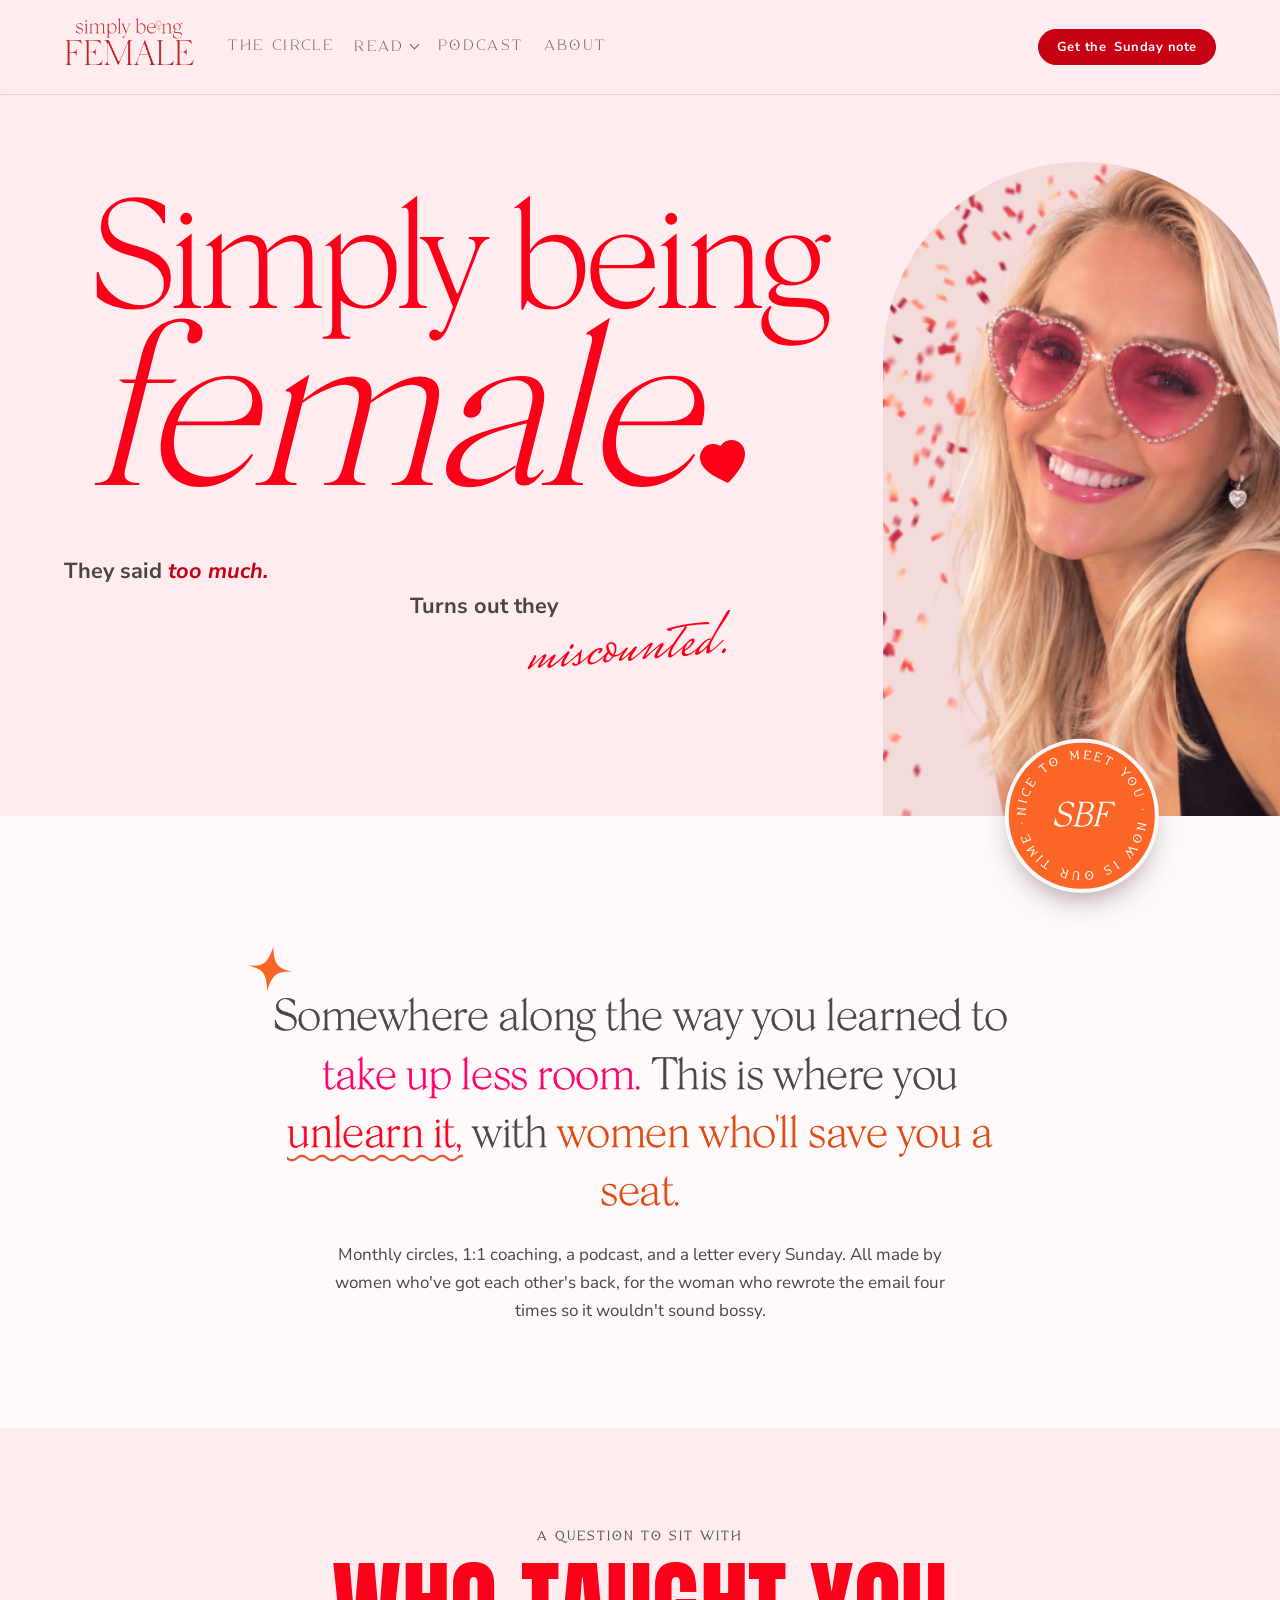
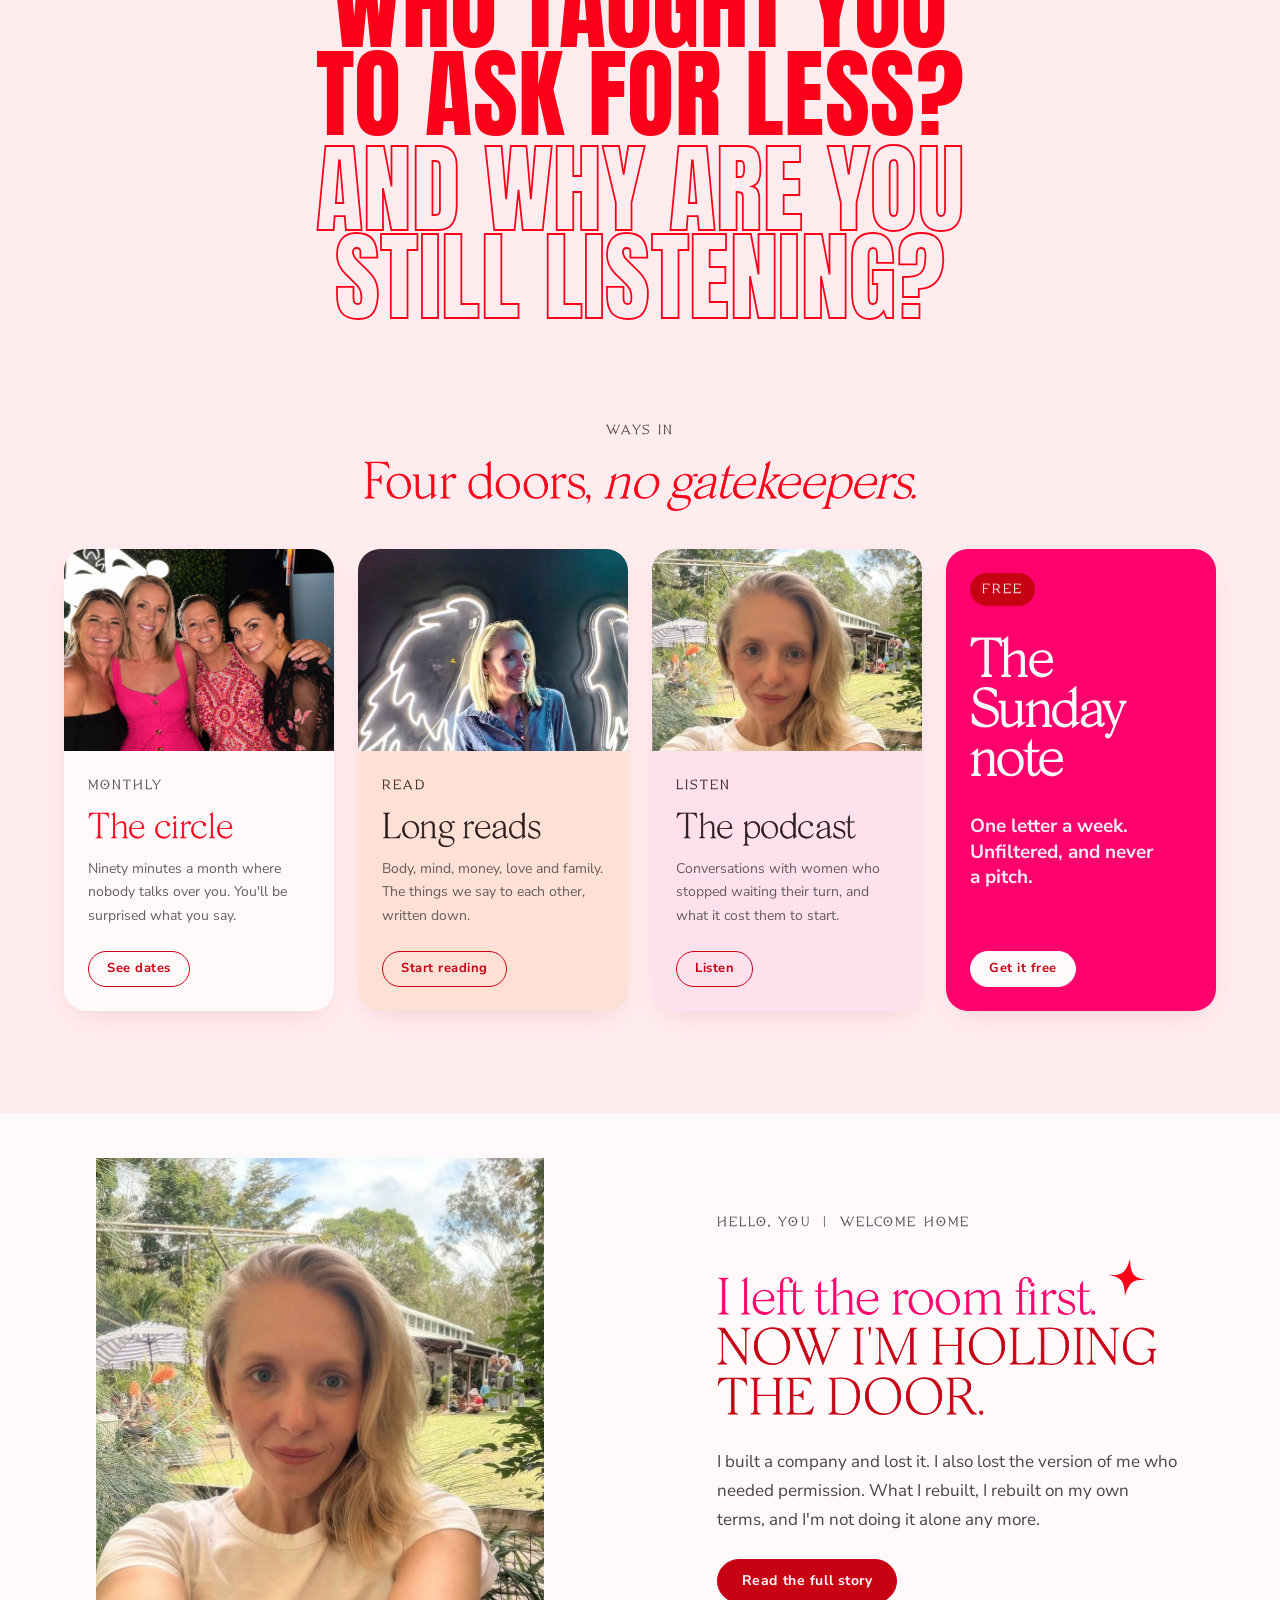
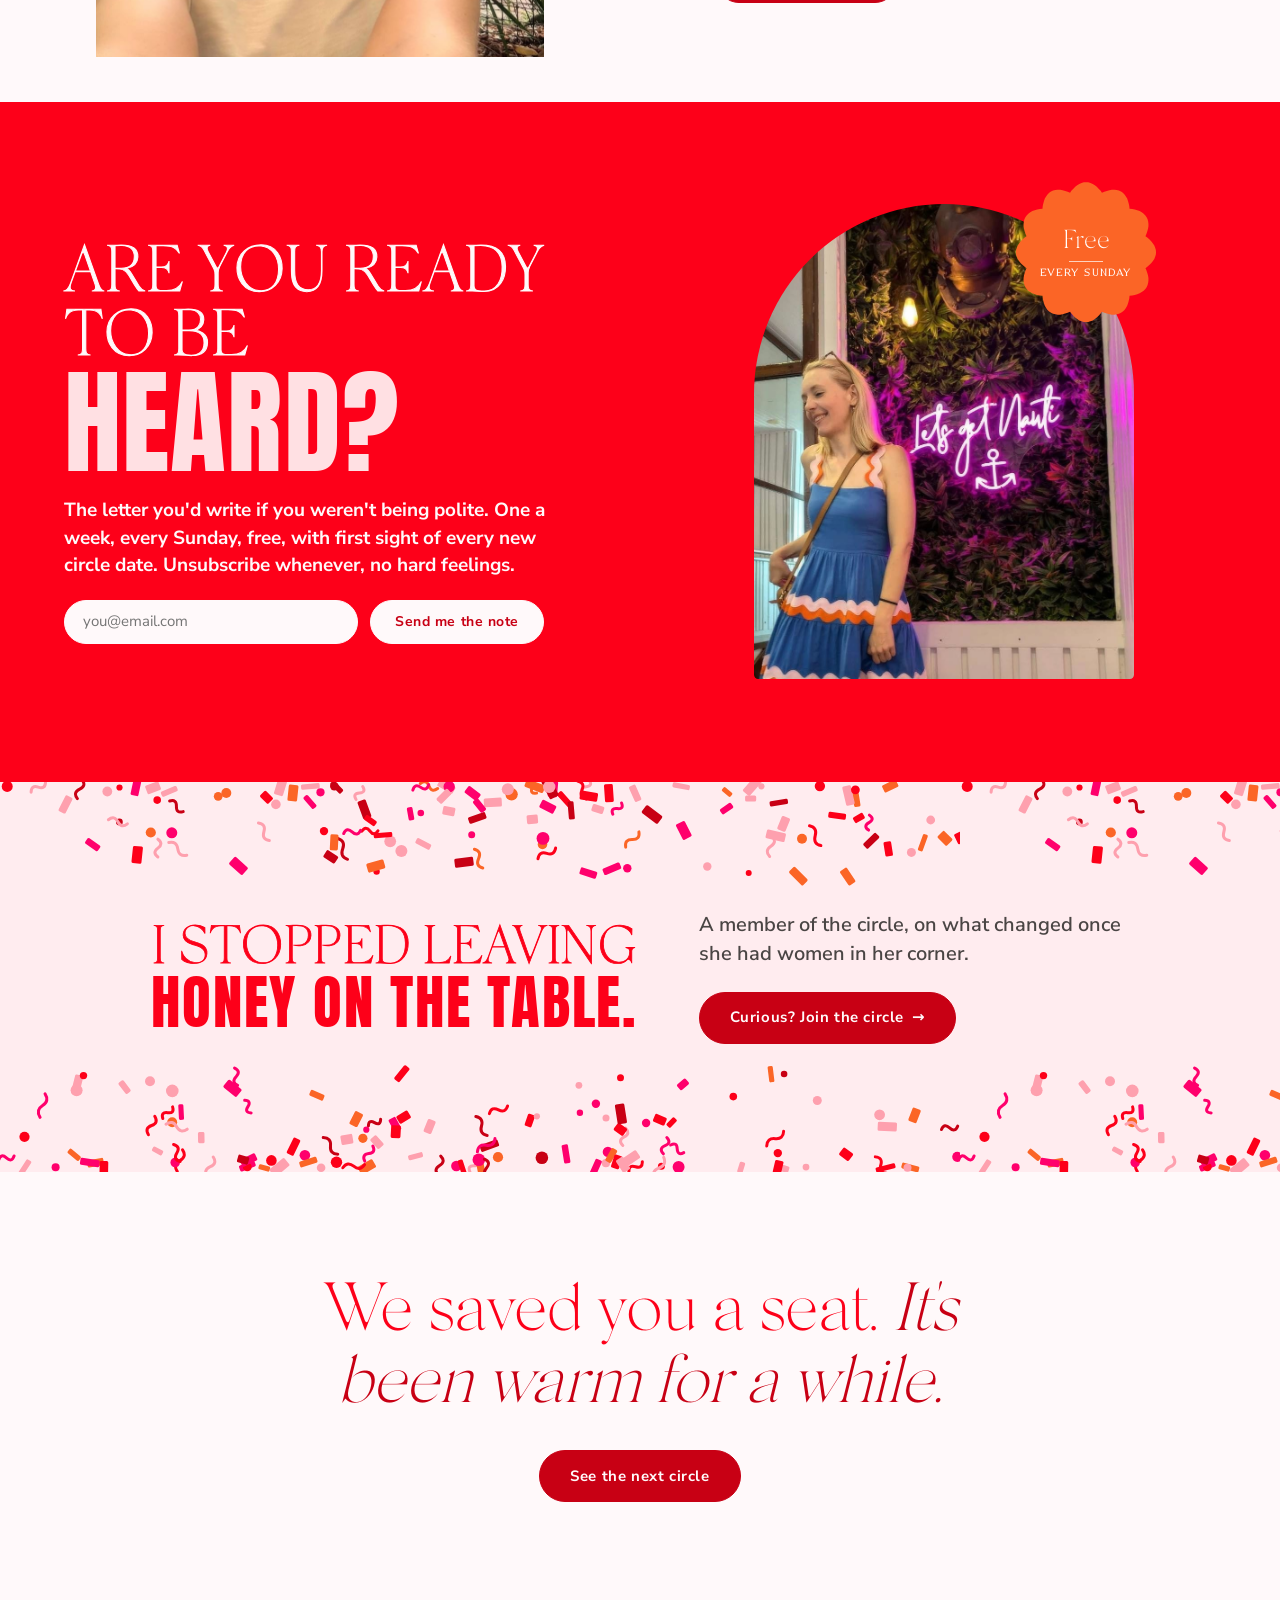
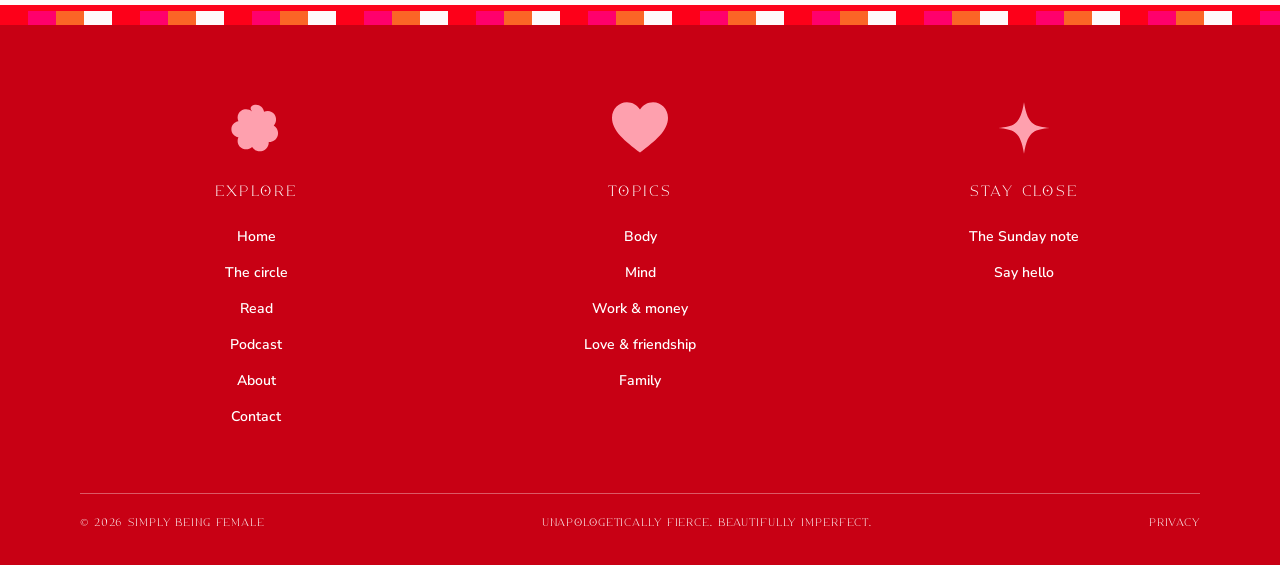
<file: index.html>
<!DOCTYPE html>
<html lang="en-GB">
<head>
  <meta charset="UTF-8" />
  <meta name="viewport" content="width=device-width, initial-scale=1.0" />
  <title>Simply Being Female</title>
  <meta name="description" content="A circle of women who refuse to stay small. Monthly circles, 1:1 coaching, a podcast and a free letter every Sunday." />
  <meta property="og:type" content="website" />
  <meta property="og:site_name" content="Simply Being Female" />
  <meta property="og:title" content="Simply Being Female" />
  <meta property="og:description" content="A circle of women who refuse to stay small. Monthly circles, 1:1 coaching, a podcast and a free letter every Sunday." />
  <meta property="og:url" content="https://simplybeingfemale.netlify.app/" />
  <meta property="og:image" content="https://simplybeingfemale.netlify.app/assets/imagery/founder-garden.jpg" />
  <meta name="twitter:card" content="summary_large_image" />
  <link rel="icon" type="image/svg+xml" href="assets/favicon.svg" />
  <link rel="stylesheet" href="style.css?v=20261121t" />
</head>
<body>

  <svg width="0" height="0" style="position:absolute" aria-hidden="true">
    <filter id="squiggleA">
      <feTurbulence type="fractalNoise" baseFrequency="0.02 0.05" numOctaves="2" seed="3" result="noise" />
      <feDisplacementMap in="SourceGraphic" in2="noise" scale="6" />
    </filter>
    <filter id="squiggleB">
      <feTurbulence type="fractalNoise" baseFrequency="0.025 0.06" numOctaves="2" seed="11" result="noise" />
      <feDisplacementMap in="SourceGraphic" in2="noise" scale="5" />
    </filter>
    <filter id="squiggleThick">
      <feTurbulence type="fractalNoise" baseFrequency="0.008 0.02" numOctaves="2" seed="7" result="noise" />
      <feDisplacementMap in="SourceGraphic" in2="noise" scale="14" />
    </filter>
  </svg>

  <div class="nav-utility">
    <a class="brand-wordmark" href="index.html"><img src="assets/logos/SBF%20Logo%20V2.png" alt="Simply Being Female, home" /></a>
    <nav class="nav-links-all" id="nav-links-all" aria-label="Main">
      <a class="nav-link" href="circle.html">The circle</a>
      <div class="nav-topics">
        <button class="nav-link nav-topics-toggle" type="button" aria-expanded="false" aria-controls="topics-menu">Read</button>
        <div class="topics-menu" id="topics-menu">
          <div class="topics-inner">
            <div class="topics-col">
              <span class="topics-title">Read by topic</span>
              <a href="blog.html">Everything</a>
              <a href="blog.html?topic=body">Body</a>
              <a href="blog.html?topic=mind">Mind</a>
              <a href="blog.html?topic=work-and-money">Work &amp; money</a>
              <a href="blog.html?topic=love-and-friendship">Love &amp; friendship</a>
              <a href="blog.html?topic=family">Family</a>
            </div>
          </div>
        </div>
      </div>
      <a class="nav-link" href="podcast.html">Podcast</a>
      <a class="nav-link" href="about.html">About</a>
    </nav>
    <div class="nav-utility-actions">
      <a class="btn btn-primary btn-sm nav-cta" href="#" data-open-join><span class="hide-sm">Get the </span>Sunday note</a>
      <button class="nav-toggle" aria-label="Open menu" aria-expanded="false" aria-controls="nav-links-all">&#9776;</button>
    </div>
  </div>

  <main>

    <section class="hero-giant-wrap">
      <h1 class="hero-giant"><span>Simply being</span><span><em>female<svg class="hero-heart" viewBox="-1.5 -1.5 27 25" aria-hidden="true"><path d="M12 21.5C5.5 16.6 0 12.2 0 6.6 0 3 2.8 0 6.4 0c2.3 0 4.4 1.2 5.6 3.1C13.2 1.2 15.3 0 17.6 0 21.2 0 24 3 24 6.6c0 5.6-5.5 10-12 14.9z" fill="var(--sbf-red)" stroke="currentColor" stroke-width="2.6" stroke-linejoin="round"/></svg></em></span></h1>
      <div class="hero-photo photo-mask arch"><img src="assets/imagery/SBF%20-%20Social%20Media%20NOV25.png" alt="The founder of Simply Being Female in heart-shaped sunglasses, laughing under falling confetti" fetchpriority="high" /></div>
      <p class="hero-side left">They said <em>too much.</em></p>
      <p class="hero-side right">Turns out they <span class="script">miscounted.</span></p>
      <div class="spin-badge" aria-hidden="true">
        <svg viewBox="0 0 160 160">
          <defs><path id="badgepath" fill="none" d="M 80 80 m -62 0 a 62 62 0 1 1 124 0 a 62 62 0 1 1 -124 0" /></defs>
          <text textLength="384" lengthAdjust="spacing"><textPath href="#badgepath">Nice to meet you · Now is our time · </textPath></text>
        </svg>
        <span class="spin-badge-mark">SBF</span>
      </div>
    </section>

    <section class="section tone-white statement">
      <div class="section-inner stack center">
        <p class="statement-big"><span class="statement-i"><svg class="statement-star" viewBox="0 0 48 48" aria-hidden="true"><path d="M24 2c1.6 10.4 4.2 15.8 8 18.4 3.2 2.2 7.6 3 14 3.6-6.4.6-10.8 1.4-14 3.6-3.8 2.6-6.4 8-8 18.4-1.6-10.4-4.2-15.8-8-18.4-3.2-2.2-7.6-3-14-3.6 6.4-.6 10.8-1.4 14-3.6 3.8-2.6 6.4-8 8-18.4z" fill="currentColor"/></svg>S</span>omewhere along the way you learned to <span class="hl-rasp">take up less room.</span> This is where you <span class="hl-cherry squiggle-under">unlearn it,</span> with <span class="hl-coral">women who'll save you a seat.</span></p>
        <p class="statement-copy">Monthly circles, 1:1 coaching, a podcast, and a letter every Sunday. All made by women who've got each other's back, for the woman who rewrote the email four times so it wouldn't sound bossy.</p>
      </div>
    </section>

    <section class="section tone-blush provocation">
      <div class="section-inner stack center">
        <div class="eyebrow rule center">A question to sit with</div>
        <h2 class="provocation-line">Who taught you to ask for less? <em>And why are you still listening?</em></h2>
      </div>
    </section>

    <section class="section doors-section">
      <div class="section-inner wide">
        <div class="stack center doors-head">
          <div class="eyebrow rule center">Ways in</div>
          <h2 class="heading-orange">Four doors, <em>no gatekeepers.</em></h2>
        </div>
        <div class="grid-auto doors-grid">
          <div class="card hoverable">
            <div class="card-media photo-mask"><img src="assets/imagery/circle-friends.webp" alt="Four women arm in arm on a night out" loading="lazy" /></div>
            <div class="card-body">
              <span class="card-eyebrow">Monthly</span>
              <h3 class="card-title">The circle</h3>
              <p>Ninety minutes a month where nobody talks over you. You'll be surprised what you say.</p>
              <div class="card-footer"><a class="btn btn-ghost btn-sm" href="circle.html">See dates</a></div>
            </div>
          </div>
          <div class="card hoverable tint-peach">
            <div class="card-media photo-mask"><img src="assets/imagery/coaching-wings.jpg" alt="The founder in a denim dress in front of glowing neon wings" loading="lazy" /></div>
            <div class="card-body">
              <span class="card-eyebrow">Read</span>
              <h3 class="card-title">Long reads</h3>
              <p>Body, mind, money, love and family. The things we say to each other, written down.</p>
              <div class="card-footer"><a class="btn btn-ghost btn-sm" href="blog.html">Start reading</a></div>
            </div>
          </div>
          <div class="card hoverable tint-salmon">
            <div class="card-media photo-mask"><img src="assets/imagery/founder-face-round.jpg" alt="The founder smiling" loading="lazy" /></div>
            <div class="card-body">
              <span class="card-eyebrow">Listen</span>
              <h3 class="card-title">The podcast</h3>
              <p>Conversations with women who stopped waiting their turn, and what it cost them to start.</p>
              <div class="card-footer"><a class="btn btn-ghost btn-sm" href="podcast.html">Listen</a></div>
            </div>
          </div>
          <div class="card tone-fierce">
            <div class="card-body">
              <span class="card-eyebrow">Free</span>
              <h3 class="card-title card-title-stack">The<br />Sunday<br />note</h3>
              <p style="opacity:.92;">One letter a week. Unfiltered, and never a pitch.</p>
              <div class="card-footer"><a class="btn btn-onred btn-sm" href="#" data-open-join>Get it free</a></div>
            </div>
          </div>
        </div>
      </div>
    </section>

    <section class="founder-split">
      <div class="founder-split-photo"><img src="assets/imagery/founder-garden.jpg" alt="The founder smiling in a sunny garden" loading="lazy" /></div>
      <div class="founder-split-copy">
        <p class="founder-eyebrow">Hello, you &nbsp;|&nbsp; welcome home</p>
        <h2 class="founder-split-title"><span class="lower">I left the room first.<svg class="founder-star" viewBox="0 0 48 48" aria-hidden="true"><path d="M24 2c1.6 10.4 4.2 15.8 8 18.4 3.2 2.2 7.6 3 14 3.6-6.4.6-10.8 1.4-14 3.6-3.8 2.6-6.4 8-8 18.4-1.6-10.4-4.2-15.8-8-18.4-3.2-2.2-7.6-3-14-3.6 6.4-.6 10.8-1.4 14-3.6 3.8-2.6 6.4-8 8-18.4z" fill="currentColor"/></svg></span><br />Now I'm <em>holding</em><br /><span class="caps">the door.</span></h2>
        <p class="founder-split-body">I built a company and lost it. I also lost the version of me who needed permission. What I rebuilt, I rebuilt on my own terms, and I'm not doing it alone any more.</p>
        <a class="btn founder-split-btn" href="about.html">Read the full story</a>
      </div>
    </section>

    <section class="section tone-raspberry ready">
      <div class="section-inner wide two-up">
        <div class="stack">
          <h2 class="ready-title"><span>Are you ready</span><span>to be</span><span class="punch">heard?</span></h2>
          <p class="ready-copy">The letter you'd write if you weren't being polite. One a week, every Sunday, free, with first sight of every new circle date. Unsubscribe whenever, no hard feelings.</p>
          <form name="hero-signup" method="POST" data-netlify="true" netlify-honeypot="bot-field" data-success-toast="hero-toast" class="ready-signup">
            <input type="hidden" name="form-name" value="hero-signup" />
            <p hidden><label>Don't fill this out: <input name="bot-field" /></label></p>
            <input type="email" name="email" placeholder="you@email.com" aria-label="Email" autocomplete="email" required />
            <button class="btn btn-onred" type="submit">Send me the note</button>
          </form>
        </div>
        <div class="ready-art">
          <div class="photo-mask arch"><img src="assets/imagery/blue-dress.jpg" alt="The founder in a blue ric-rac sundress, smiling beside a neon sign" loading="lazy" /></div>
          <div class="starburst" aria-hidden="true"><span>Free</span><span class="rule" aria-hidden="true"></span><small>every Sunday</small></div>
        </div>
      </div>
    </section>

    <section class="section quote-banner-wrap">
      <div class="quote-banner">
        <h2 class="quote-banner-title"><span>I stopped leaving</span><span class="punch">honey on the table.</span></h2>
        <div class="quote-banner-side">
          <p class="quote-banner-copy">A member of the circle, on what changed once she had women in her corner.</p>
          <a class="btn btn-lg quote-banner-btn" href="circle.html">Curious? Join the circle <span aria-hidden="true">&rarr;</span></a>
        </div>
      </div>
    </section>

    <section class="section tone-petal closing-seat">
      <div class="section-inner stack center">
        <h2 class="closing-seat-title">We saved you a seat. <em>It's been warm for a while.</em></h2>
        <a class="btn btn-primary btn-lg" href="circle.html">See the next circle</a>
      </div>
    </section>

  </main>

  <footer class="site-footer">
    <div class="footer-inner">
      <div class="footer-grid">
        <div class="footer-col">
          <svg class="footer-icon" viewBox="0 0 48 48" aria-hidden="true"><path d="M24 4c3.6 0 6.3 2.6 6.9 6 3.2-1.4 7-.6 9 2.4 2 3 1.6 6.8-.7 9.4 3 1.8 4.4 5.4 3.4 8.8-1 3.4-4.2 5.6-7.7 5.4.2 3.5-2 6.8-5.4 7.7-3.4 1-7-.5-8.8-3.4-2.6 2.3-6.4 2.7-9.4.7-3-2-3.8-5.8-2.4-9-3.4-.6-6-3.3-6-6.9s2.6-6.3 6-6.9c-1.4-3.2-.6-7 2.4-9 3-2 6.8-1.6 9.4.7C17.7 6.5 20.4 4 24 4z" fill="currentColor"/></svg>
          <span class="footer-col-title">Explore</span>
          <a href="index.html">Home</a>
          <a href="circle.html">The circle</a>
          <a href="blog.html">Read</a>
          <a href="podcast.html">Podcast</a>
          <a href="about.html">About</a>
          <a href="contact.html">Contact</a>
        </div>
        <div class="footer-col">
          <svg class="footer-icon" viewBox="0 0 24 22" aria-hidden="true"><path d="M12 21.5C5.5 16.6 0 12.2 0 6.6 0 3 2.8 0 6.4 0c2.3 0 4.4 1.2 5.6 3.1C13.2 1.2 15.3 0 17.6 0 21.2 0 24 3 24 6.6c0 5.6-5.5 10-12 14.9z" fill="currentColor"/></svg>
          <span class="footer-col-title">Topics</span>
          <a href="blog.html?topic=body">Body</a>
          <a href="blog.html?topic=mind">Mind</a>
          <a href="blog.html?topic=work-and-money">Work &amp; money</a>
          <a href="blog.html?topic=love-and-friendship">Love &amp; friendship</a>
          <a href="blog.html?topic=family">Family</a>
        </div>
        <div class="footer-col">
          <svg class="footer-icon" viewBox="0 0 48 48" aria-hidden="true"><path d="M24 2c1.6 10.4 4.2 15.8 8 18.4 3.2 2.2 7.6 3 14 3.6-6.4.6-10.8 1.4-14 3.6-3.8 2.6-6.4 8-8 18.4-1.6-10.4-4.2-15.8-8-18.4-3.2-2.2-7.6-3-14-3.6 6.4-.6 10.8-1.4 14-3.6 3.8-2.6 6.4-8 8-18.4z" fill="currentColor"/></svg>
          <span class="footer-col-title">Stay close</span>
          <a href="#" data-open-join>The Sunday note</a>
          <a href="contact.html">Say hello</a>
        </div>
      </div>
      <div class="footer-bottom">
        <span>© 2026 Simply Being Female</span>
        <span class="footer-tagline">Unapologetically fierce. Beautifully imperfect.</span>
        <div class="footer-social"><a href="privacy.html">Privacy</a></div>
      </div>
    </div>
  </footer>

  <div class="toast" id="hero-toast">
    <div class="toast-content">
      <span class="toast-title">Sent</span>
      <span class="toast-body">You're on the list — the next Sunday note is on its way.</span>
    </div>
    <button class="toast-close" aria-label="Dismiss">&times;</button>
  </div>

  <div class="dialog-scrim" id="join-dialog">
    <div class="dialog-box" role="dialog" aria-modal="true" aria-labelledby="join-title">
      <button class="dialog-close" data-close-join aria-label="Close">&times;</button>
      <div id="join-step-1">
        <h2 id="join-title">The Sunday note</h2>
        <form id="join-form" class="join-form" name="sunday-note" method="POST" data-netlify="true" netlify-honeypot="bot-field">
          <input type="hidden" name="form-name" value="sunday-note" />
          <p hidden><label>Don't fill this out: <input name="bot-field" /></label></p>
          <p>The letter you'd write if you weren't being polite. Every Sunday, free, plus first sight of new circle dates.</p>
          <div class="field">
            <label class="field-label" for="join-email">Email</label>
            <input id="join-email" type="email" name="email" placeholder="you@email.com" autocomplete="email" required />
          </div>
          <p class="join-small">Unsubscribe whenever, no hard feelings. <a href="privacy.html">Privacy</a></p>
          <div class="dialog-footer">
            <button class="btn btn-primary" type="submit">Send me the note</button>
            <button class="btn btn-ghost" type="button" data-close-join>Not now</button>
          </div>
        </form>
      </div>
      <div id="join-step-2" style="display:none;">
        <h2>You're in.</h2>
        <p class="dialog-body">Your first Sunday note arrives this weekend. Reply to it. I read every one.</p>
        <div class="dialog-footer"><button class="btn btn-primary" data-close-join>Back to the site</button></div>
      </div>
    </div>
  </div>

  <script src="script.js?v=20261121"></script>
</body>
</html>
</file>
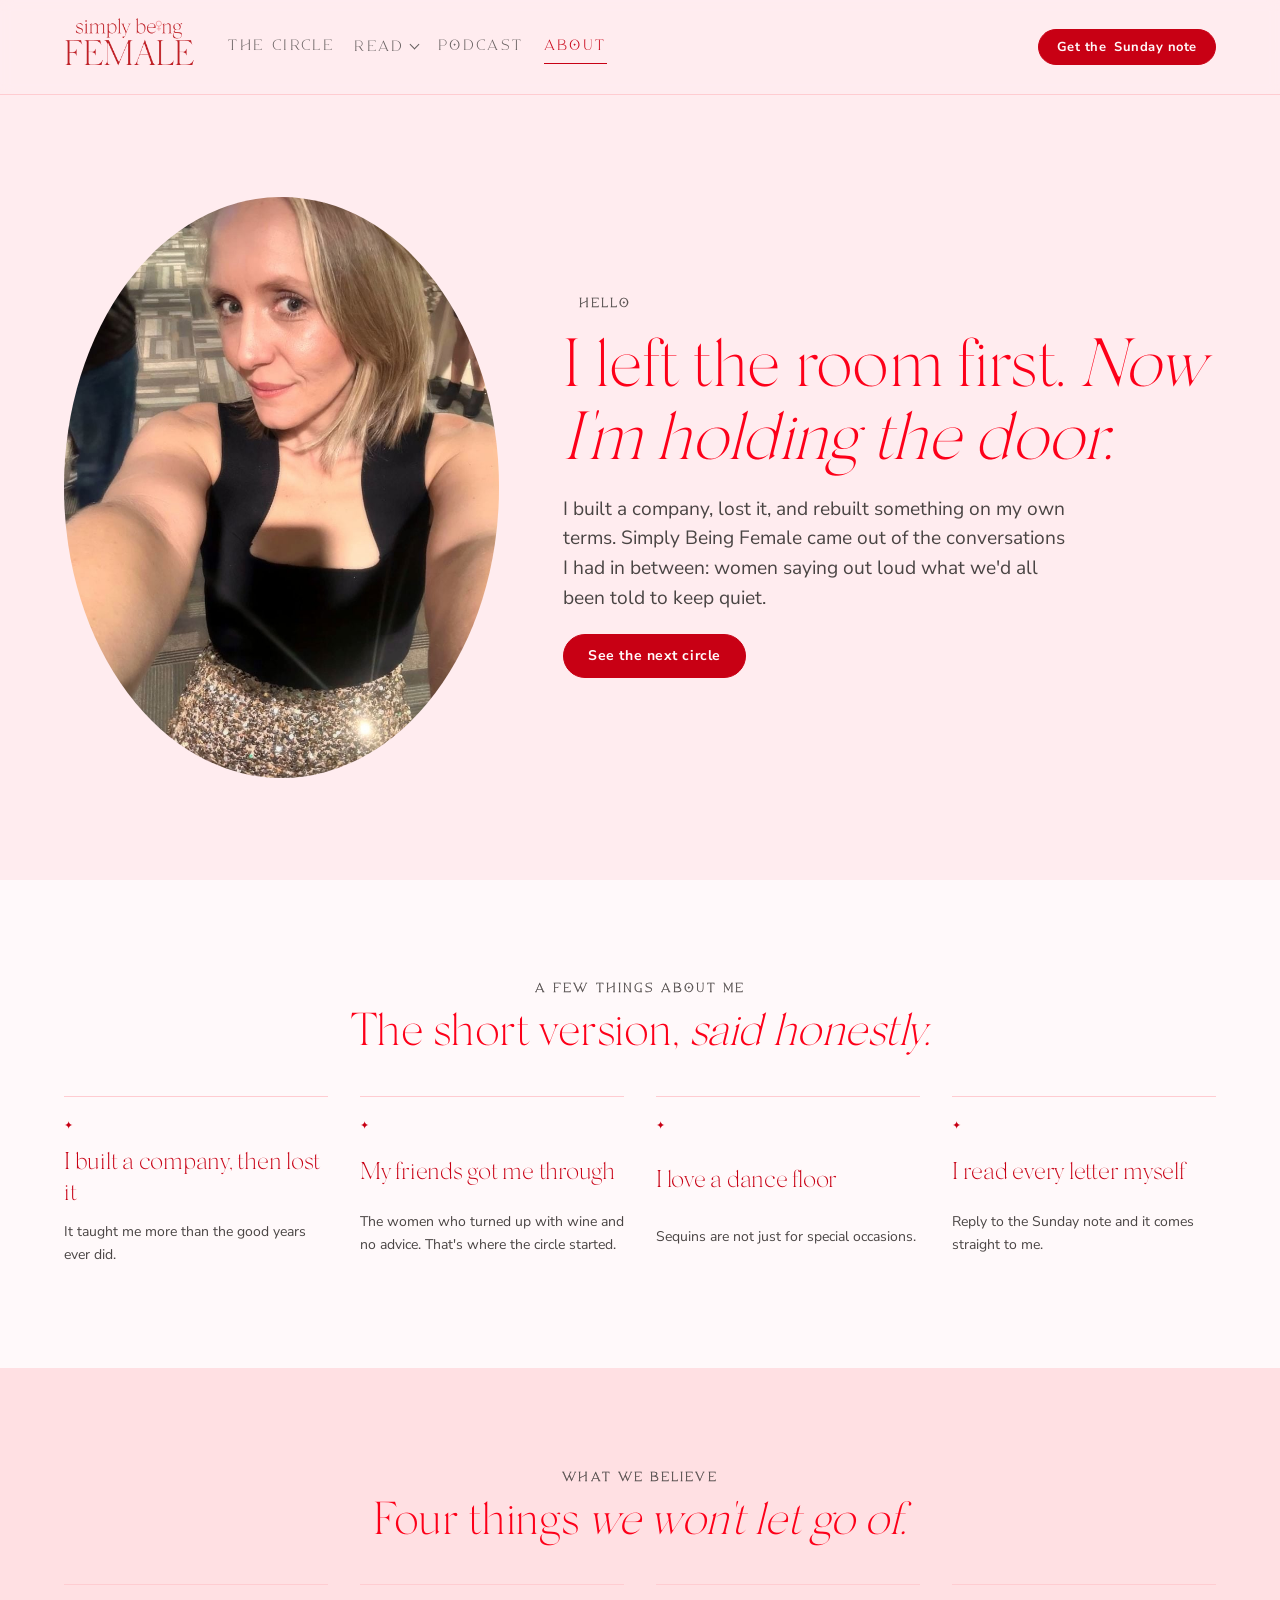
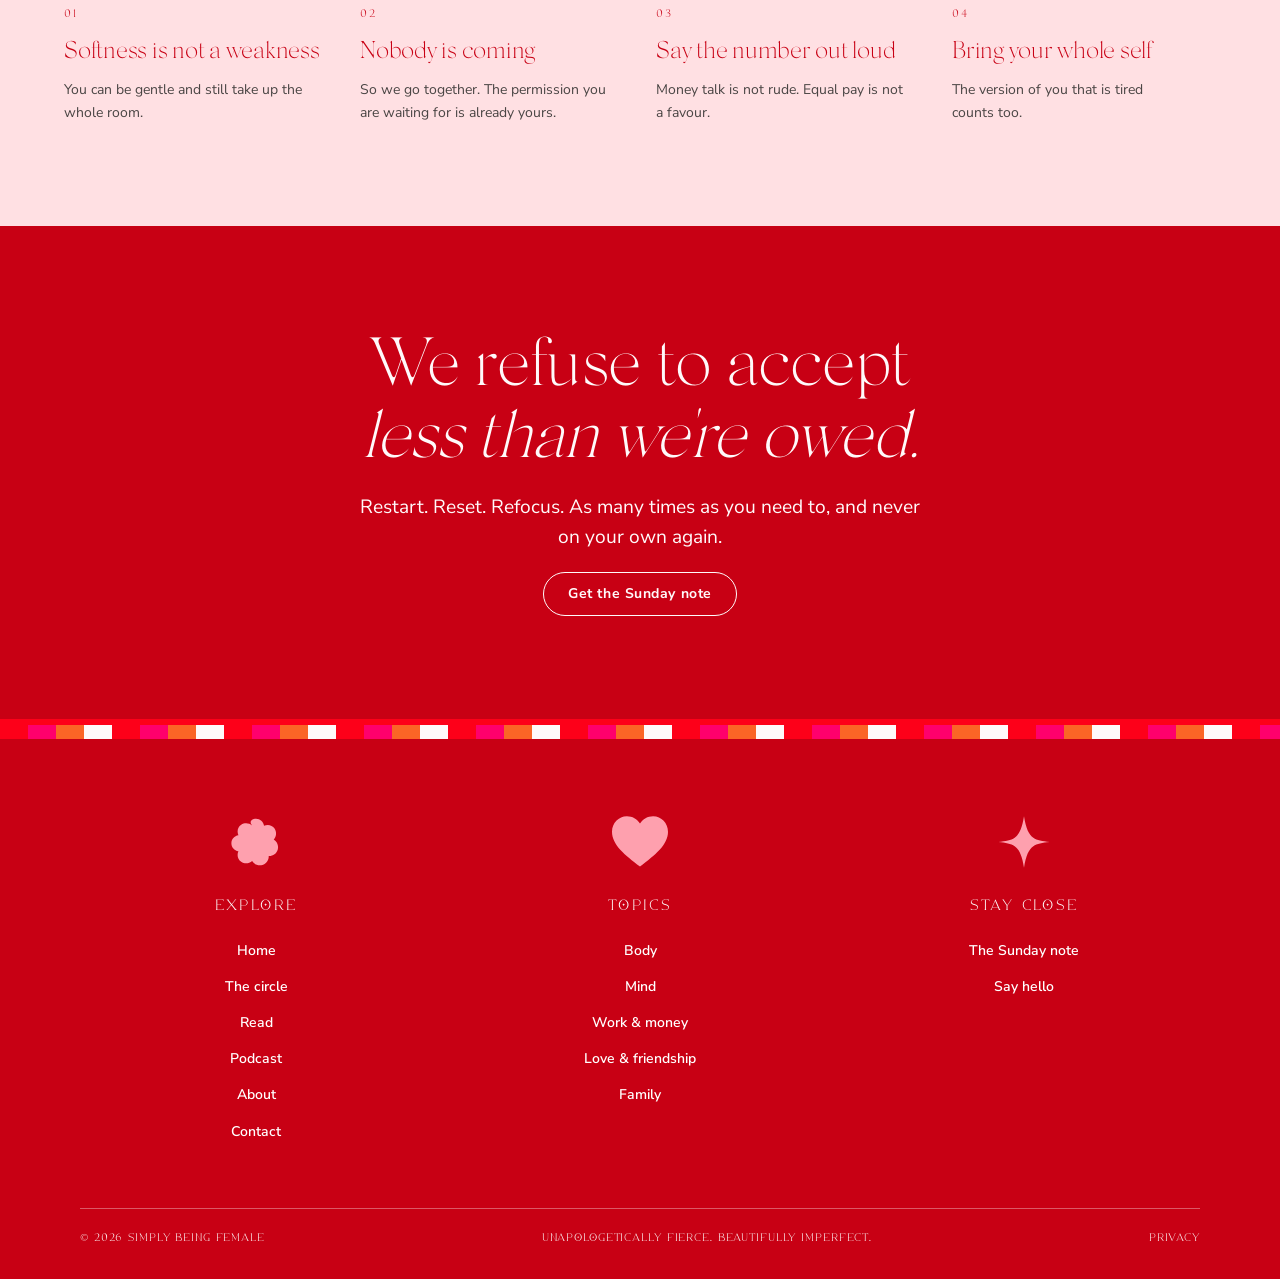
<file: about.html>
<!DOCTYPE html>
<html lang="en-GB">
<head>
  <meta charset="UTF-8" />
  <meta name="viewport" content="width=device-width, initial-scale=1.0" />
  <title>About · Simply Being Female</title>
  <meta name="description" content="I left the room first. Now I'm holding the door. The story behind Simply Being Female, and what we believe." />
  <meta property="og:type" content="website" />
  <meta property="og:site_name" content="Simply Being Female" />
  <meta property="og:title" content="About · Simply Being Female" />
  <meta property="og:description" content="I left the room first. Now I'm holding the door. The story behind Simply Being Female, and what we believe." />
  <meta property="og:url" content="https://simplybeingfemale.netlify.app/about.html" />
  <meta property="og:image" content="https://simplybeingfemale.netlify.app/assets/imagery/founder-garden.jpg" />
  <meta name="twitter:card" content="summary_large_image" />
  <link rel="icon" type="image/svg+xml" href="assets/favicon.svg" />
  <link rel="stylesheet" href="style.css?v=20261121t" />
</head>
<body>

  <div class="nav-utility">
    <a class="brand-wordmark" href="index.html"><img src="assets/logos/SBF%20Logo%20V2.png" alt="Simply Being Female, home" /></a>
    <nav class="nav-links-all" id="nav-links-all" aria-label="Main">
      <a class="nav-link" href="circle.html">The circle</a>
      <div class="nav-topics">
        <button class="nav-link nav-topics-toggle" type="button" aria-expanded="false" aria-controls="topics-menu">Read</button>
        <div class="topics-menu" id="topics-menu">
          <div class="topics-inner">
            <div class="topics-col">
              <span class="topics-title">Read by topic</span>
              <a href="blog.html">Everything</a>
              <a href="blog.html?topic=body">Body</a>
              <a href="blog.html?topic=mind">Mind</a>
              <a href="blog.html?topic=work-and-money">Work &amp; money</a>
              <a href="blog.html?topic=love-and-friendship">Love &amp; friendship</a>
              <a href="blog.html?topic=family">Family</a>
            </div>
          </div>
        </div>
      </div>
      <a class="nav-link" href="podcast.html">Podcast</a>
      <a class="nav-link active" aria-current="page" href="about.html">About</a>
    </nav>
    <div class="nav-utility-actions">
      <a class="btn btn-primary btn-sm nav-cta" href="#" data-open-join><span class="hide-sm">Get the </span>Sunday note</a>
      <button class="nav-toggle" aria-label="Open menu" aria-expanded="false" aria-controls="nav-links-all">&#9776;</button>
    </div>
  </div>

  <main>

    <section class="section tone-blush">
      <div class="section-inner wide two-up" style="grid-template-columns: minmax(0,.8fr) minmax(0,1.2fr);">
        <div class="photo-mask oval"><img src="assets/imagery/founder-sequins.jpg" alt="The founder in a black top and sequin skirt" loading="lazy" /></div>
        <div class="stack">
          <div class="eyebrow rule">Hello</div>
          <h1 style="font-size: var(--text-display);">I left the room first. <em>Now I'm holding the door.</em></h1>
          <p class="lede" style="max-width: 42ch;">I built a company, lost it, and rebuilt something on my own terms. Simply Being Female came out of the conversations I had in between: women saying out loud what we'd all been told to keep quiet.</p>
          <a class="btn btn-primary" href="circle.html">See the next circle</a>
        </div>
      </div>
    </section>

    <section class="section tone-white">
      <div class="section-inner wide" style="display:grid; gap: var(--space-10);">
        <div class="stack center" style="gap: var(--space-3);">
          <div class="eyebrow rule center">A few things about me</div>
          <h2>The short version, <em>said honestly.</em></h2>
        </div>
        <div class="belief-grid">
          <div class="belief-item">
            <span class="belief-num">✦</span>
            <h3>I built a company, then lost it</h3>
            <p>It taught me more than the good years ever did.</p>
          </div>
          <div class="belief-item">
            <span class="belief-num">✦</span>
            <h3>My friends got me through</h3>
            <p>The women who turned up with wine and no advice. That's where the circle started.</p>
          </div>
          <div class="belief-item">
            <span class="belief-num">✦</span>
            <h3>I love a dance floor</h3>
            <p>Sequins are not just for special occasions.</p>
          </div>
          <div class="belief-item">
            <span class="belief-num">✦</span>
            <h3>I read every letter myself</h3>
            <p>Reply to the Sunday note and it comes straight to me.</p>
          </div>
        </div>
      </div>
    </section>

    <section class="section tone-mist">
      <div class="section-inner wide" style="display:grid; gap: var(--space-10);">
        <div class="stack center" style="gap: var(--space-3);">
          <div class="eyebrow rule center">What we believe</div>
          <h2>Four things <em>we won't let go of.</em></h2>
        </div>
        <div class="belief-grid">
          <div class="belief-item">
            <span class="belief-num">01</span>
            <h3>Softness is not a weakness</h3>
            <p>You can be gentle and still take up the whole room.</p>
          </div>
          <div class="belief-item">
            <span class="belief-num">02</span>
            <h3>Nobody is coming</h3>
            <p>So we go together. The permission you are waiting for is already yours.</p>
          </div>
          <div class="belief-item">
            <span class="belief-num">03</span>
            <h3>Say the number out loud</h3>
            <p>Money talk is not rude. Equal pay is not a favour.</p>
          </div>
          <div class="belief-item">
            <span class="belief-num">04</span>
            <h3>Bring your whole self</h3>
            <p>The version of you that is tired counts too.</p>
          </div>
        </div>
      </div>
    </section>

    <section class="section tone-raspberry" style="text-align:center;">
      <div class="section-inner stack center">
        <h2 style="max-width: 20ch; font-size: var(--text-display);">We refuse to accept <em>less than we're owed.</em></h2>
        <p class="lede" style="margin-inline:auto;">Restart. Reset. Refocus. As many times as you need to, and never on your own again.</p>
        <a class="btn btn-secondary" href="#" data-open-join>Get the Sunday note</a>
      </div>
    </section>

  </main>

  <footer class="site-footer">
    <div class="footer-inner">
      <div class="footer-grid">
        <div class="footer-col">
          <svg class="footer-icon" viewBox="0 0 48 48" aria-hidden="true"><path d="M24 4c3.6 0 6.3 2.6 6.9 6 3.2-1.4 7-.6 9 2.4 2 3 1.6 6.8-.7 9.4 3 1.8 4.4 5.4 3.4 8.8-1 3.4-4.2 5.6-7.7 5.4.2 3.5-2 6.8-5.4 7.7-3.4 1-7-.5-8.8-3.4-2.6 2.3-6.4 2.7-9.4.7-3-2-3.8-5.8-2.4-9-3.4-.6-6-3.3-6-6.9s2.6-6.3 6-6.9c-1.4-3.2-.6-7 2.4-9 3-2 6.8-1.6 9.4.7C17.7 6.5 20.4 4 24 4z" fill="currentColor"/></svg>
          <span class="footer-col-title">Explore</span>
          <a href="index.html">Home</a>
          <a href="circle.html">The circle</a>
          <a href="blog.html">Read</a>
          <a href="podcast.html">Podcast</a>
          <a href="about.html">About</a>
          <a href="contact.html">Contact</a>
        </div>
        <div class="footer-col">
          <svg class="footer-icon" viewBox="0 0 24 22" aria-hidden="true"><path d="M12 21.5C5.5 16.6 0 12.2 0 6.6 0 3 2.8 0 6.4 0c2.3 0 4.4 1.2 5.6 3.1C13.2 1.2 15.3 0 17.6 0 21.2 0 24 3 24 6.6c0 5.6-5.5 10-12 14.9z" fill="currentColor"/></svg>
          <span class="footer-col-title">Topics</span>
          <a href="blog.html?topic=body">Body</a>
          <a href="blog.html?topic=mind">Mind</a>
          <a href="blog.html?topic=work-and-money">Work &amp; money</a>
          <a href="blog.html?topic=love-and-friendship">Love &amp; friendship</a>
          <a href="blog.html?topic=family">Family</a>
        </div>
        <div class="footer-col">
          <svg class="footer-icon" viewBox="0 0 48 48" aria-hidden="true"><path d="M24 2c1.6 10.4 4.2 15.8 8 18.4 3.2 2.2 7.6 3 14 3.6-6.4.6-10.8 1.4-14 3.6-3.8 2.6-6.4 8-8 18.4-1.6-10.4-4.2-15.8-8-18.4-3.2-2.2-7.6-3-14-3.6 6.4-.6 10.8-1.4 14-3.6 3.8-2.6 6.4-8 8-18.4z" fill="currentColor"/></svg>
          <span class="footer-col-title">Stay close</span>
          <a href="#" data-open-join>The Sunday note</a>
          <a href="contact.html">Say hello</a>
        </div>
      </div>
      <div class="footer-bottom">
        <span>© 2026 Simply Being Female</span>
        <span class="footer-tagline">Unapologetically fierce. Beautifully imperfect.</span>
        <div class="footer-social"><a href="privacy.html">Privacy</a></div>
      </div>
    </div>
  </footer>

  <div class="dialog-scrim" id="join-dialog">
    <div class="dialog-box" role="dialog" aria-modal="true" aria-labelledby="join-title">
      <button class="dialog-close" data-close-join aria-label="Close">&times;</button>
      <div id="join-step-1">
        <h2 id="join-title">The Sunday note</h2>
        <form id="join-form" class="join-form" name="sunday-note" method="POST" data-netlify="true" netlify-honeypot="bot-field">
          <input type="hidden" name="form-name" value="sunday-note" />
          <p hidden><label>Don't fill this out: <input name="bot-field" /></label></p>
          <p>The letter you'd write if you weren't being polite. Every Sunday, free, plus first sight of new circle dates.</p>
          <div class="field">
            <label class="field-label" for="join-email">Email</label>
            <input id="join-email" type="email" name="email" placeholder="you@email.com" autocomplete="email" required />
          </div>
          <p class="join-small">Unsubscribe whenever, no hard feelings. <a href="privacy.html">Privacy</a></p>
          <div class="dialog-footer">
            <button class="btn btn-primary" type="submit">Send me the note</button>
            <button class="btn btn-ghost" type="button" data-close-join>Not now</button>
          </div>
        </form>
      </div>
      <div id="join-step-2" style="display:none;">
        <h2>You're in.</h2>
        <p class="dialog-body">Your first Sunday note arrives this weekend. Reply to it. I read every one.</p>
        <div class="dialog-footer"><button class="btn btn-primary" data-close-join>Back to the site</button></div>
      </div>
    </div>
  </div>

  <script src="script.js?v=20261121"></script>
</body>
</html>
</file>
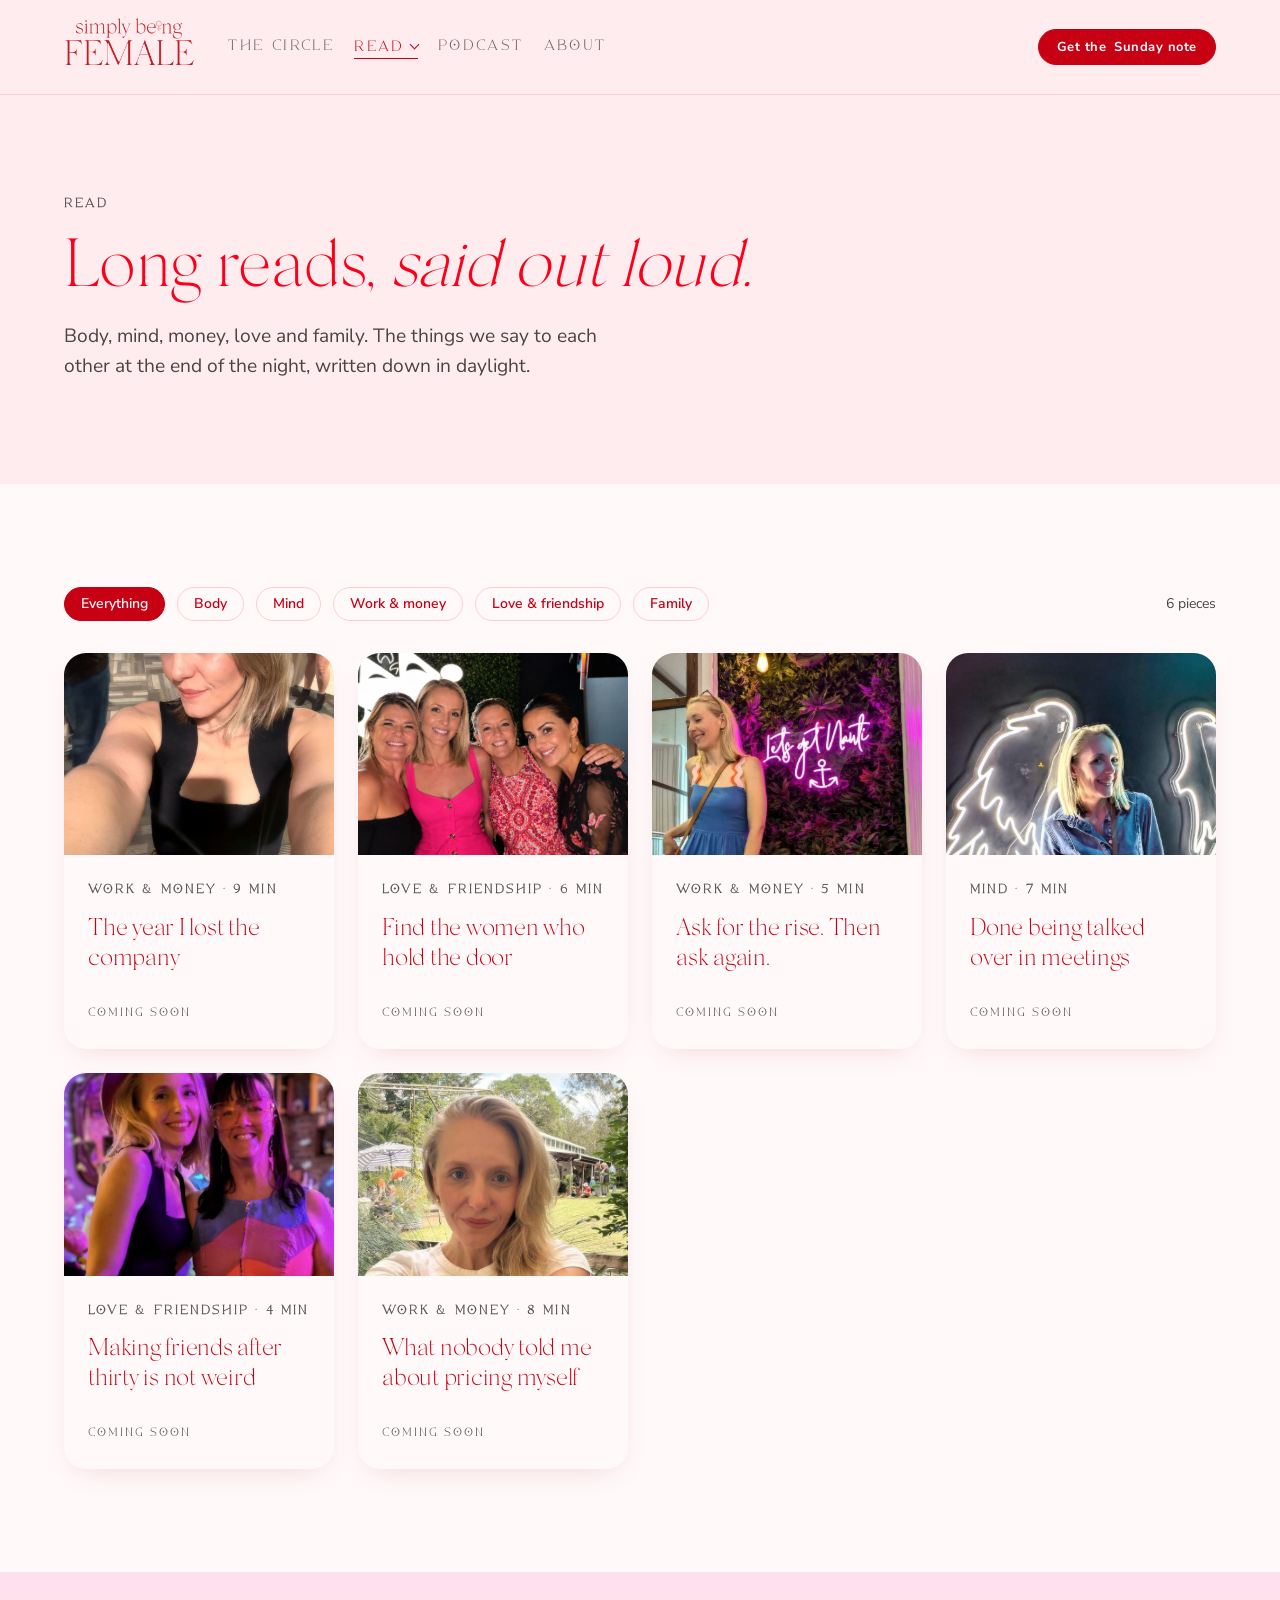
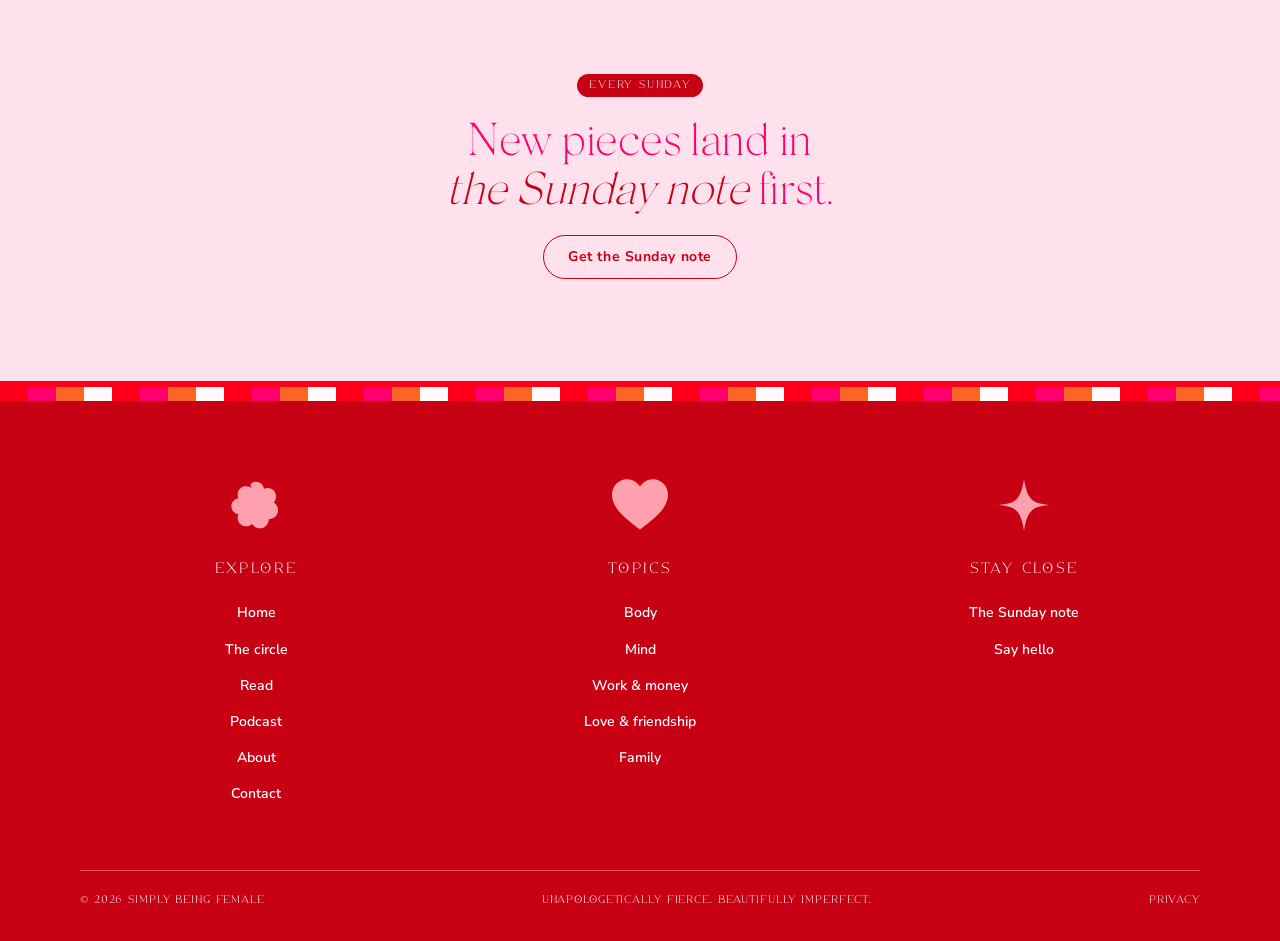
<file: blog.html>
<!DOCTYPE html>
<html lang="en-GB">
<head>
  <meta charset="UTF-8" />
  <meta name="viewport" content="width=device-width, initial-scale=1.0" />
  <title>Read · Simply Being Female</title>
  <meta name="description" content="Long reads on body, mind, work and money, love and friendship, and family. Said out loud." />
  <meta property="og:type" content="website" />
  <meta property="og:site_name" content="Simply Being Female" />
  <meta property="og:title" content="Read · Simply Being Female" />
  <meta property="og:description" content="Long reads on body, mind, work and money, love and friendship, and family. Said out loud." />
  <meta property="og:url" content="https://simplybeingfemale.netlify.app/blog.html" />
  <meta property="og:image" content="https://simplybeingfemale.netlify.app/assets/imagery/founder-garden.jpg" />
  <meta name="twitter:card" content="summary_large_image" />
  <link rel="icon" type="image/svg+xml" href="assets/favicon.svg" />
  <link rel="stylesheet" href="style.css?v=20261121t" />
</head>
<body>

  <div class="nav-utility">
    <a class="brand-wordmark" href="index.html"><img src="assets/logos/SBF%20Logo%20V2.png" alt="Simply Being Female, home" /></a>
    <nav class="nav-links-all" id="nav-links-all" aria-label="Main">
      <a class="nav-link" href="circle.html">The circle</a>
      <div class="nav-topics">
        <button class="nav-link nav-topics-toggle active" type="button" aria-expanded="false" aria-controls="topics-menu">Read</button>
        <div class="topics-menu" id="topics-menu">
          <div class="topics-inner">
            <div class="topics-col">
              <span class="topics-title">Read by topic</span>
              <a href="blog.html">Everything</a>
              <a href="blog.html?topic=body">Body</a>
              <a href="blog.html?topic=mind">Mind</a>
              <a href="blog.html?topic=work-and-money">Work &amp; money</a>
              <a href="blog.html?topic=love-and-friendship">Love &amp; friendship</a>
              <a href="blog.html?topic=family">Family</a>
            </div>
          </div>
        </div>
      </div>
      <a class="nav-link" href="podcast.html">Podcast</a>
      <a class="nav-link" href="about.html">About</a>
    </nav>
    <div class="nav-utility-actions">
      <a class="btn btn-primary btn-sm nav-cta" href="#" data-open-join><span class="hide-sm">Get the </span>Sunday note</a>
      <button class="nav-toggle" aria-label="Open menu" aria-expanded="false" aria-controls="nav-links-all">&#9776;</button>
    </div>
  </div>

  <main>

    <section class="section tone-blush">
      <div class="section-inner wide stack">
        <div class="eyebrow">Read</div>
        <h1 class="page-title" style="max-width: 18ch;">Long reads, <em>said out loud.</em></h1>
        <p class="lede" style="max-width: 46ch;">Body, mind, money, love and family. The things we say to each other at the end of the night, written down in daylight.</p>
      </div>
    </section>

    <section class="section tone-white">
      <div class="section-inner wide grid-stack">
        <div class="tag-row" id="journal-tags" role="group" aria-label="Filter by topic">
          <button class="tag active" data-cat="all" aria-pressed="true">Everything</button>
          <button class="tag" data-cat="body" aria-pressed="false">Body</button>
          <button class="tag" data-cat="mind" aria-pressed="false">Mind</button>
          <button class="tag" data-cat="work-and-money" aria-pressed="false">Work &amp; money</button>
          <button class="tag" data-cat="love-and-friendship" aria-pressed="false">Love &amp; friendship</button>
          <button class="tag" data-cat="family" aria-pressed="false">Family</button>
          <span class="tag-count" id="journal-count" aria-live="polite">6 pieces</span>
        </div>

        <div class="empty-note" id="journal-empty" hidden>
          <h2>Nothing on <em data-topic-name>this</em> yet. <em>Rude, we know.</em></h2>
          <p>It's being written, and Sunday-note readers get it first.</p>
          <a class="btn btn-primary" href="#" data-open-join>Get the Sunday note</a>
        </div>

        <div class="grid-auto" id="journal-grid">
          <article class="card" data-cat="work-and-money">
            <div class="card-media photo-mask"><img src="assets/imagery/founder-sequins.jpg" alt="The founder in a black top and sequin skirt" loading="lazy" /></div>
            <div class="card-body">
              <span class="card-eyebrow">Work &amp; money · 9 min</span>
              <h3 class="card-title">The year I lost the company</h3>
              <div class="card-footer"><span class="soon">Coming soon</span></div>
            </div>
          </article>
          <article class="card" data-cat="love-and-friendship">
            <div class="card-media photo-mask"><img src="assets/imagery/circle-friends.webp" alt="Four women arm in arm on a night out" loading="lazy" /></div>
            <div class="card-body">
              <span class="card-eyebrow">Love &amp; friendship · 6 min</span>
              <h3 class="card-title">Find the women who hold the door</h3>
              <div class="card-footer"><span class="soon">Coming soon</span></div>
            </div>
          </article>
          <article class="card" data-cat="work-and-money">
            <div class="card-media photo-mask"><img src="assets/imagery/blue-dress-small.jpg" alt="The founder in a blue sundress beside a neon sign" loading="lazy" /></div>
            <div class="card-body">
              <span class="card-eyebrow">Work &amp; money · 5 min</span>
              <h3 class="card-title">Ask for the rise. Then ask again.</h3>
              <div class="card-footer"><span class="soon">Coming soon</span></div>
            </div>
          </article>
          <article class="card" data-cat="mind">
            <div class="card-media photo-mask"><img src="assets/imagery/coaching-wings.jpg" alt="The founder in front of glowing neon wings" loading="lazy" /></div>
            <div class="card-body">
              <span class="card-eyebrow">Mind · 7 min</span>
              <h3 class="card-title">Done being talked over in meetings</h3>
              <div class="card-footer"><span class="soon">Coming soon</span></div>
            </div>
          </article>
          <article class="card" data-cat="love-and-friendship">
            <div class="card-media photo-mask"><img src="assets/imagery/party-friends.jpg" alt="Friends laughing together at a party" loading="lazy" /></div>
            <div class="card-body">
              <span class="card-eyebrow">Love &amp; friendship · 4 min</span>
              <h3 class="card-title">Making friends after thirty is not weird</h3>
              <div class="card-footer"><span class="soon">Coming soon</span></div>
            </div>
          </article>
          <article class="card" data-cat="work-and-money">
            <div class="card-media photo-mask"><img src="assets/imagery/founder-face-round.jpg" alt="The founder smiling" loading="lazy" /></div>
            <div class="card-body">
              <span class="card-eyebrow">Work &amp; money · 8 min</span>
              <h3 class="card-title">What nobody told me about pricing myself</h3>
              <div class="card-footer"><span class="soon">Coming soon</span></div>
            </div>
          </article>
        </div>
      </div>
    </section>

    <section class="section tone-fierce">
      <div class="section-inner stack center">
        <span class="badge badge-pink">Every Sunday</span>
        <h2 style="max-width: 24ch;">New pieces land in <em>the Sunday note</em> first.</h2>
        <a class="btn btn-secondary" href="#" data-open-join>Get the Sunday note</a>
      </div>
    </section>

  </main>

  <footer class="site-footer">
    <div class="footer-inner">
      <div class="footer-grid">
        <div class="footer-col">
          <svg class="footer-icon" viewBox="0 0 48 48" aria-hidden="true"><path d="M24 4c3.6 0 6.3 2.6 6.9 6 3.2-1.4 7-.6 9 2.4 2 3 1.6 6.8-.7 9.4 3 1.8 4.4 5.4 3.4 8.8-1 3.4-4.2 5.6-7.7 5.4.2 3.5-2 6.8-5.4 7.7-3.4 1-7-.5-8.8-3.4-2.6 2.3-6.4 2.7-9.4.7-3-2-3.8-5.8-2.4-9-3.4-.6-6-3.3-6-6.9s2.6-6.3 6-6.9c-1.4-3.2-.6-7 2.4-9 3-2 6.8-1.6 9.4.7C17.7 6.5 20.4 4 24 4z" fill="currentColor"/></svg>
          <span class="footer-col-title">Explore</span>
          <a href="index.html">Home</a>
          <a href="circle.html">The circle</a>
          <a href="blog.html">Read</a>
          <a href="podcast.html">Podcast</a>
          <a href="about.html">About</a>
          <a href="contact.html">Contact</a>
        </div>
        <div class="footer-col">
          <svg class="footer-icon" viewBox="0 0 24 22" aria-hidden="true"><path d="M12 21.5C5.5 16.6 0 12.2 0 6.6 0 3 2.8 0 6.4 0c2.3 0 4.4 1.2 5.6 3.1C13.2 1.2 15.3 0 17.6 0 21.2 0 24 3 24 6.6c0 5.6-5.5 10-12 14.9z" fill="currentColor"/></svg>
          <span class="footer-col-title">Topics</span>
          <a href="blog.html?topic=body">Body</a>
          <a href="blog.html?topic=mind">Mind</a>
          <a href="blog.html?topic=work-and-money">Work &amp; money</a>
          <a href="blog.html?topic=love-and-friendship">Love &amp; friendship</a>
          <a href="blog.html?topic=family">Family</a>
        </div>
        <div class="footer-col">
          <svg class="footer-icon" viewBox="0 0 48 48" aria-hidden="true"><path d="M24 2c1.6 10.4 4.2 15.8 8 18.4 3.2 2.2 7.6 3 14 3.6-6.4.6-10.8 1.4-14 3.6-3.8 2.6-6.4 8-8 18.4-1.6-10.4-4.2-15.8-8-18.4-3.2-2.2-7.6-3-14-3.6 6.4-.6 10.8-1.4 14-3.6 3.8-2.6 6.4-8 8-18.4z" fill="currentColor"/></svg>
          <span class="footer-col-title">Stay close</span>
          <a href="#" data-open-join>The Sunday note</a>
          <a href="contact.html">Say hello</a>
        </div>
      </div>
      <div class="footer-bottom">
        <span>© 2026 Simply Being Female</span>
        <span class="footer-tagline">Unapologetically fierce. Beautifully imperfect.</span>
        <div class="footer-social"><a href="privacy.html">Privacy</a></div>
      </div>
    </div>
  </footer>

  <div class="dialog-scrim" id="join-dialog">
    <div class="dialog-box" role="dialog" aria-modal="true" aria-labelledby="join-title">
      <button class="dialog-close" data-close-join aria-label="Close">&times;</button>
      <div id="join-step-1">
        <h2 id="join-title">The Sunday note</h2>
        <form id="join-form" class="join-form" name="sunday-note" method="POST" data-netlify="true" netlify-honeypot="bot-field">
          <input type="hidden" name="form-name" value="sunday-note" />
          <p hidden><label>Don't fill this out: <input name="bot-field" /></label></p>
          <p>The letter you'd write if you weren't being polite. Every Sunday, free, plus first sight of new circle dates.</p>
          <div class="field">
            <label class="field-label" for="join-email">Email</label>
            <input id="join-email" type="email" name="email" placeholder="you@email.com" autocomplete="email" required />
          </div>
          <p class="join-small">Unsubscribe whenever, no hard feelings. <a href="privacy.html">Privacy</a></p>
          <div class="dialog-footer">
            <button class="btn btn-primary" type="submit">Send me the note</button>
            <button class="btn btn-ghost" type="button" data-close-join>Not now</button>
          </div>
        </form>
      </div>
      <div id="join-step-2" style="display:none;">
        <h2>You're in.</h2>
        <p class="dialog-body">Your first Sunday note arrives this weekend. Reply to it. I read every one.</p>
        <div class="dialog-footer"><button class="btn btn-primary" data-close-join>Back to the site</button></div>
      </div>
    </div>
  </div>

  <script src="script.js?v=20261121"></script>
</body>
</html>
</file>
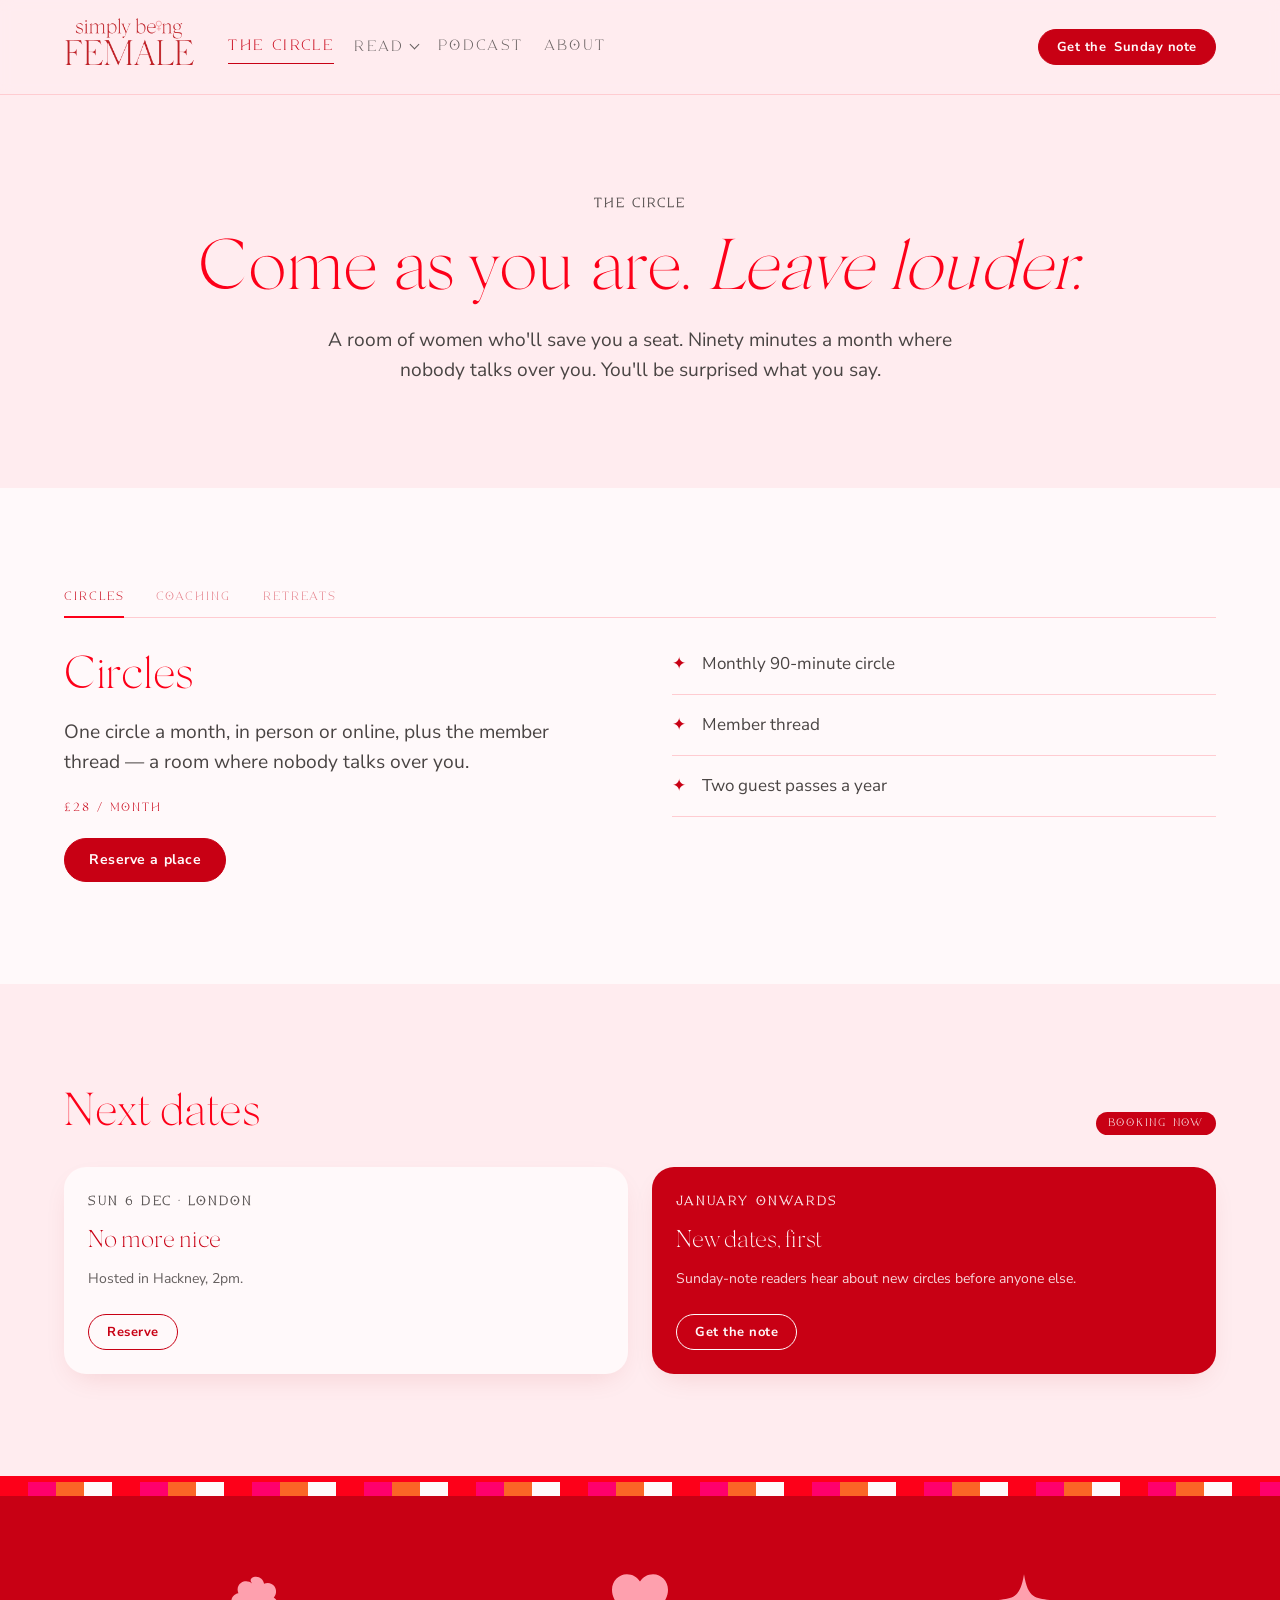
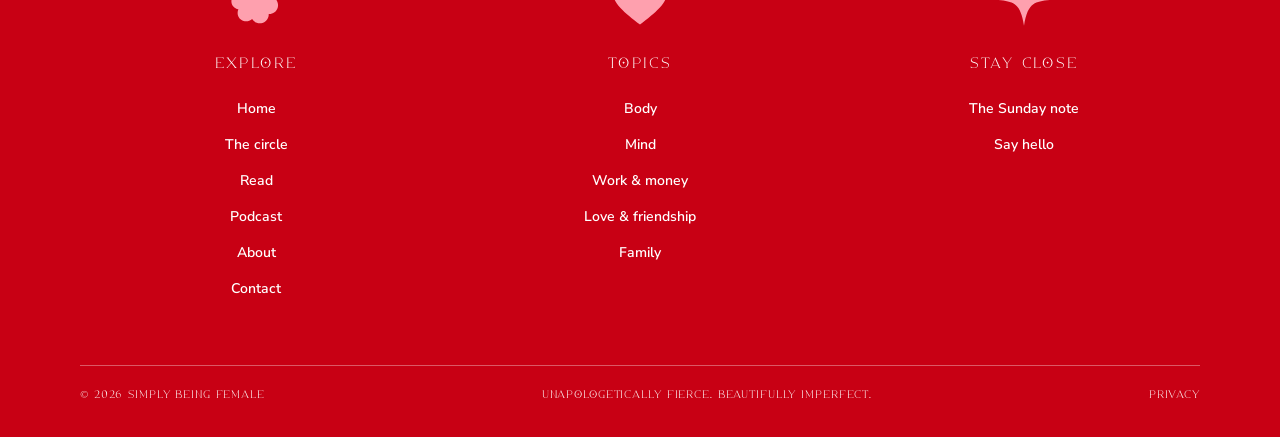
<file: circle.html>
<!DOCTYPE html>
<html lang="en-GB">
<head>
  <meta charset="UTF-8" />
  <meta name="viewport" content="width=device-width, initial-scale=1.0" />
  <title>The circle · Simply Being Female</title>
  <meta name="description" content="Come as you are. Leave louder. Monthly circles, 1:1 coaching and retreats for women, in person and online." />
  <meta property="og:type" content="website" />
  <meta property="og:site_name" content="Simply Being Female" />
  <meta property="og:title" content="The circle · Simply Being Female" />
  <meta property="og:description" content="Come as you are. Leave louder. Monthly circles, 1:1 coaching and retreats for women, in person and online." />
  <meta property="og:url" content="https://simplybeingfemale.netlify.app/circle.html" />
  <meta property="og:image" content="https://simplybeingfemale.netlify.app/assets/imagery/founder-garden.jpg" />
  <meta name="twitter:card" content="summary_large_image" />
  <link rel="icon" type="image/svg+xml" href="assets/favicon.svg" />
  <link rel="stylesheet" href="style.css?v=20261121t" />
</head>
<body>

  <div class="nav-utility">
    <a class="brand-wordmark" href="index.html"><img src="assets/logos/SBF%20Logo%20V2.png" alt="Simply Being Female, home" /></a>
    <nav class="nav-links-all" id="nav-links-all" aria-label="Main">
      <a class="nav-link active" aria-current="page" href="circle.html">The circle</a>
      <div class="nav-topics">
        <button class="nav-link nav-topics-toggle" type="button" aria-expanded="false" aria-controls="topics-menu">Read</button>
        <div class="topics-menu" id="topics-menu">
          <div class="topics-inner">
            <div class="topics-col">
              <span class="topics-title">Read by topic</span>
              <a href="blog.html">Everything</a>
              <a href="blog.html?topic=body">Body</a>
              <a href="blog.html?topic=mind">Mind</a>
              <a href="blog.html?topic=work-and-money">Work &amp; money</a>
              <a href="blog.html?topic=love-and-friendship">Love &amp; friendship</a>
              <a href="blog.html?topic=family">Family</a>
            </div>
          </div>
        </div>
      </div>
      <a class="nav-link" href="podcast.html">Podcast</a>
      <a class="nav-link" href="about.html">About</a>
    </nav>
    <div class="nav-utility-actions">
      <a class="btn btn-primary btn-sm nav-cta" href="#" data-open-join><span class="hide-sm">Get the </span>Sunday note</a>
      <button class="nav-toggle" aria-label="Open menu" aria-expanded="false" aria-controls="nav-links-all">&#9776;</button>
    </div>
  </div>

  <main>

    <section class="section tone-blush">
      <div class="section-inner wide stack center">
        <div class="eyebrow rule center">The circle</div>
        <h1 style="max-width: 24ch;">Come as you are. <em>Leave louder.</em></h1>
        <p class="lede" style="max-width: 52ch; margin-inline:auto;">A room of women who'll save you a seat. Ninety minutes a month where nobody talks over you. You'll be surprised what you say.</p>
      </div>
    </section>

    <section class="section tone-white">
      <div class="section-inner wide grid-stack">
        <div class="tabs" data-tabs="plans">
          <button class="tab active" data-tab="Circles">Circles</button>
          <button class="tab" data-tab="Coaching">Coaching</button>
          <button class="tab" data-tab="Retreats">Retreats</button>
        </div>

        <div data-tab-panel="Circles" data-tabs-for="plans">
          <div class="two-up top">
            <div class="stack">
              <h2>Circles</h2>
              <p class="lede" style="color: var(--text-muted); max-width:44ch;">One circle a month, in person or online, plus the member thread — a room where nobody talks over you.</p>
              <p class="price-label">£28 / month</p>
              <div class="btn-row" style="align-items:center;">
                <a class="btn btn-primary" href="contact.html?interest=circle">Reserve a place</a>
              </div>
            </div>
            <div class="feature-list">
              <div class="feature-row"><span class="feature-mark">✦</span><span>Monthly 90-minute circle</span></div>
              <div class="feature-row"><span class="feature-mark">✦</span><span>Member thread</span></div>
              <div class="feature-row"><span class="feature-mark">✦</span><span>Two guest passes a year</span></div>
            </div>
          </div>
        </div>

        <div data-tab-panel="Coaching" data-tabs-for="plans" style="display:none;">
          <div class="two-up top">
            <div class="stack">
              <h2>Coaching</h2>
              <p class="lede" style="color: var(--text-muted); max-width:44ch;">Fortnightly 1:1 sessions on the thing you were told to wait for.</p>
              <p class="price-label">£1,850 / 12 weeks</p>
              <div class="btn-row" style="align-items:center;">
                <a class="btn btn-primary" href="contact.html?interest=coaching">Ask about coaching</a>
              </div>
            </div>
            <div class="feature-list">
              <div class="feature-row"><span class="feature-mark">✦</span><span>Six 60-minute sessions</span></div>
              <div class="feature-row"><span class="feature-mark">✦</span><span>Voice-note support between</span></div>
              <div class="feature-row"><span class="feature-mark">✦</span><span>A written plan you actually keep</span></div>
            </div>
          </div>
        </div>

        <div data-tab-panel="Retreats" data-tabs-for="plans" style="display:none;">
          <div class="two-up top">
            <div class="stack">
              <h2>Retreats</h2>
              <p class="lede" style="color: var(--text-muted); max-width:44ch;">Two nights, twelve women, one long table.</p>
              <p class="price-label">From £640</p>
              <div class="btn-row" style="align-items:center;">
                <a class="btn btn-primary" href="contact.html?interest=retreat">Ask about retreats</a>
              </div>
            </div>
            <div class="feature-list">
              <div class="feature-row"><span class="feature-mark">✦</span><span>All food and rooms</span></div>
              <div class="feature-row"><span class="feature-mark">✦</span><span>Two workshops</span></div>
              <div class="feature-row"><span class="feature-mark">✦</span><span>One very long walk</span></div>
            </div>
          </div>
        </div>
      </div>
    </section>

    <section class="section tone-blush">
      <div class="section-inner wide grid-stack">
        <div style="display:flex; justify-content:space-between; align-items:flex-end; gap: var(--space-6); flex-wrap:wrap;">
          <h2>Next dates</h2>
          <span class="badge badge-yellow">Booking now</span>
        </div>
        <div class="grid-auto">
          <div class="card">
            <div class="card-body">
              <span class="card-eyebrow">Sun 6 Dec · London</span>
              <h3 class="card-title">No more nice</h3>
              <p>Hosted in Hackney, 2pm.</p>
              <div class="card-footer"><a class="btn btn-secondary btn-sm" href="contact.html?interest=circle">Reserve</a></div>
            </div>
          </div>
          <div class="card tone-red">
            <div class="card-body">
              <span class="card-eyebrow">January onwards</span>
              <h3 class="card-title">New dates, first</h3>
              <p>Sunday-note readers hear about new circles before anyone else.</p>
              <div class="card-footer"><a class="btn btn-onred btn-sm" href="#" data-open-join>Get the note</a></div>
            </div>
          </div>
        </div>
      </div>
    </section>

  </main>

  <footer class="site-footer">
    <div class="footer-inner">
      <div class="footer-grid">
        <div class="footer-col">
          <svg class="footer-icon" viewBox="0 0 48 48" aria-hidden="true"><path d="M24 4c3.6 0 6.3 2.6 6.9 6 3.2-1.4 7-.6 9 2.4 2 3 1.6 6.8-.7 9.4 3 1.8 4.4 5.4 3.4 8.8-1 3.4-4.2 5.6-7.7 5.4.2 3.5-2 6.8-5.4 7.7-3.4 1-7-.5-8.8-3.4-2.6 2.3-6.4 2.7-9.4.7-3-2-3.8-5.8-2.4-9-3.4-.6-6-3.3-6-6.9s2.6-6.3 6-6.9c-1.4-3.2-.6-7 2.4-9 3-2 6.8-1.6 9.4.7C17.7 6.5 20.4 4 24 4z" fill="currentColor"/></svg>
          <span class="footer-col-title">Explore</span>
          <a href="index.html">Home</a>
          <a href="circle.html">The circle</a>
          <a href="blog.html">Read</a>
          <a href="podcast.html">Podcast</a>
          <a href="about.html">About</a>
          <a href="contact.html">Contact</a>
        </div>
        <div class="footer-col">
          <svg class="footer-icon" viewBox="0 0 24 22" aria-hidden="true"><path d="M12 21.5C5.5 16.6 0 12.2 0 6.6 0 3 2.8 0 6.4 0c2.3 0 4.4 1.2 5.6 3.1C13.2 1.2 15.3 0 17.6 0 21.2 0 24 3 24 6.6c0 5.6-5.5 10-12 14.9z" fill="currentColor"/></svg>
          <span class="footer-col-title">Topics</span>
          <a href="blog.html?topic=body">Body</a>
          <a href="blog.html?topic=mind">Mind</a>
          <a href="blog.html?topic=work-and-money">Work &amp; money</a>
          <a href="blog.html?topic=love-and-friendship">Love &amp; friendship</a>
          <a href="blog.html?topic=family">Family</a>
        </div>
        <div class="footer-col">
          <svg class="footer-icon" viewBox="0 0 48 48" aria-hidden="true"><path d="M24 2c1.6 10.4 4.2 15.8 8 18.4 3.2 2.2 7.6 3 14 3.6-6.4.6-10.8 1.4-14 3.6-3.8 2.6-6.4 8-8 18.4-1.6-10.4-4.2-15.8-8-18.4-3.2-2.2-7.6-3-14-3.6 6.4-.6 10.8-1.4 14-3.6 3.8-2.6 6.4-8 8-18.4z" fill="currentColor"/></svg>
          <span class="footer-col-title">Stay close</span>
          <a href="#" data-open-join>The Sunday note</a>
          <a href="contact.html">Say hello</a>
        </div>
      </div>
      <div class="footer-bottom">
        <span>© 2026 Simply Being Female</span>
        <span class="footer-tagline">Unapologetically fierce. Beautifully imperfect.</span>
        <div class="footer-social"><a href="privacy.html">Privacy</a></div>
      </div>
    </div>
  </footer>

  <div class="dialog-scrim" id="join-dialog">
    <div class="dialog-box" role="dialog" aria-modal="true" aria-labelledby="join-title">
      <button class="dialog-close" data-close-join aria-label="Close">&times;</button>
      <div id="join-step-1">
        <h2 id="join-title">The Sunday note</h2>
        <form id="join-form" class="join-form" name="sunday-note" method="POST" data-netlify="true" netlify-honeypot="bot-field">
          <input type="hidden" name="form-name" value="sunday-note" />
          <p hidden><label>Don't fill this out: <input name="bot-field" /></label></p>
          <p>The letter you'd write if you weren't being polite. Every Sunday, free, plus first sight of new circle dates.</p>
          <div class="field">
            <label class="field-label" for="join-email">Email</label>
            <input id="join-email" type="email" name="email" placeholder="you@email.com" autocomplete="email" required />
          </div>
          <p class="join-small">Unsubscribe whenever, no hard feelings. <a href="privacy.html">Privacy</a></p>
          <div class="dialog-footer">
            <button class="btn btn-primary" type="submit">Send me the note</button>
            <button class="btn btn-ghost" type="button" data-close-join>Not now</button>
          </div>
        </form>
      </div>
      <div id="join-step-2" style="display:none;">
        <h2>You're in.</h2>
        <p class="dialog-body">Your first Sunday note arrives this weekend. Reply to it. I read every one.</p>
        <div class="dialog-footer"><button class="btn btn-primary" data-close-join>Back to the site</button></div>
      </div>
    </div>
  </div>

  <script src="script.js?v=20261121"></script>
</body>
</html>
</file>
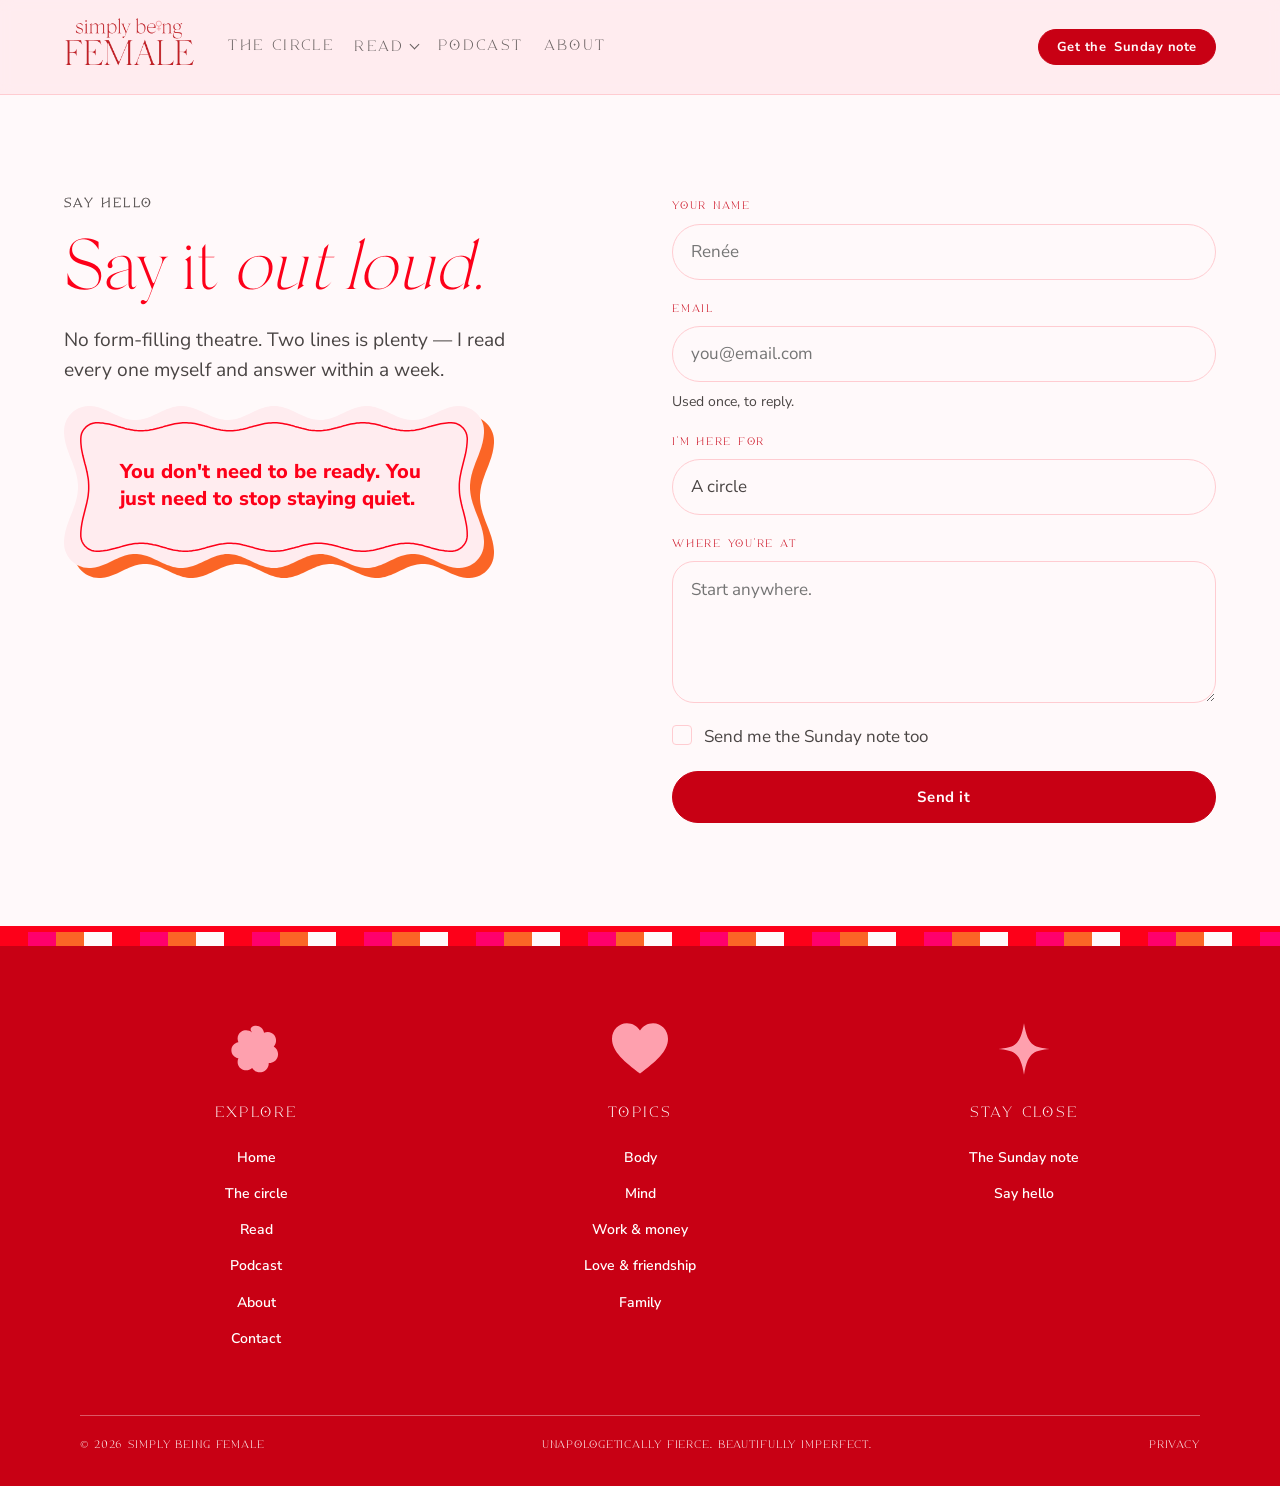
<file: contact.html>
<!DOCTYPE html>
<html lang="en-GB">
<head>
  <meta charset="UTF-8" />
  <meta name="viewport" content="width=device-width, initial-scale=1.0" />
  <title>Contact · Simply Being Female</title>
  <meta name="description" content="Say it out loud. Two lines is plenty, and I read every one myself." />
  <meta property="og:type" content="website" />
  <meta property="og:site_name" content="Simply Being Female" />
  <meta property="og:title" content="Contact · Simply Being Female" />
  <meta property="og:description" content="Say it out loud. Two lines is plenty, and I read every one myself." />
  <meta property="og:url" content="https://simplybeingfemale.netlify.app/contact.html" />
  <meta property="og:image" content="https://simplybeingfemale.netlify.app/assets/imagery/founder-garden.jpg" />
  <meta name="twitter:card" content="summary_large_image" />
  <link rel="icon" type="image/svg+xml" href="assets/favicon.svg" />
  <link rel="stylesheet" href="style.css?v=20261121t" />
</head>
<body>

  <svg width="0" height="0" style="position:absolute" aria-hidden="true">
    <filter id="squiggleA">
      <feTurbulence type="fractalNoise" baseFrequency="0.02 0.05" numOctaves="2" seed="3" result="noise" />
      <feDisplacementMap in="SourceGraphic" in2="noise" scale="6" />
    </filter>
    <filter id="squiggleB">
      <feTurbulence type="fractalNoise" baseFrequency="0.025 0.06" numOctaves="2" seed="11" result="noise" />
      <feDisplacementMap in="SourceGraphic" in2="noise" scale="5" />
    </filter>
    <filter id="squiggleThick">
      <feTurbulence type="fractalNoise" baseFrequency="0.008 0.02" numOctaves="2" seed="7" result="noise" />
      <feDisplacementMap in="SourceGraphic" in2="noise" scale="14" />
    </filter>
  </svg>

  <div class="nav-utility">
    <a class="brand-wordmark" href="index.html"><img src="assets/logos/SBF%20Logo%20V2.png" alt="Simply Being Female, home" /></a>
    <nav class="nav-links-all" id="nav-links-all" aria-label="Main">
      <a class="nav-link" href="circle.html">The circle</a>
      <div class="nav-topics">
        <button class="nav-link nav-topics-toggle" type="button" aria-expanded="false" aria-controls="topics-menu">Read</button>
        <div class="topics-menu" id="topics-menu">
          <div class="topics-inner">
            <div class="topics-col">
              <span class="topics-title">Read by topic</span>
              <a href="blog.html">Everything</a>
              <a href="blog.html?topic=body">Body</a>
              <a href="blog.html?topic=mind">Mind</a>
              <a href="blog.html?topic=work-and-money">Work &amp; money</a>
              <a href="blog.html?topic=love-and-friendship">Love &amp; friendship</a>
              <a href="blog.html?topic=family">Family</a>
            </div>
          </div>
        </div>
      </div>
      <a class="nav-link" href="podcast.html">Podcast</a>
      <a class="nav-link" href="about.html">About</a>
    </nav>
    <div class="nav-utility-actions">
      <a class="btn btn-primary btn-sm nav-cta" href="#" data-open-join><span class="hide-sm">Get the </span>Sunday note</a>
      <button class="nav-toggle" aria-label="Open menu" aria-expanded="false" aria-controls="nav-links-all">&#9776;</button>
    </div>
  </div>

  <main>

    <section class="section tone-white">
      <div class="section-inner wide two-up top">
        <div class="stack">
          <div class="eyebrow">Say hello</div>
          <h1>Say it <em>out loud.</em></h1>
          <p class="lede" style="max-width:38ch;">No form-filling theatre. Two lines is plenty — I read every one myself and answer within a week.</p>
          <div class="wavy-card" style="max-width: 420px; --wavy-bg: var(--sbf-blush);">
            <div class="wave-frame wavy-squiggle outer" aria-hidden="true"></div>
            <div class="wave-frame wavy-squiggle inner" aria-hidden="true"></div>
            <div class="wavy-card-inner" style="padding: 52px 56px 56px;">
              <p style="font-size:20px; line-height: 1.35;">You don't need to be ready. You just need to stop staying quiet.</p>
            </div>
          </div>
        </div>
        <form name="contact" method="POST" data-netlify="true" netlify-honeypot="bot-field" data-success-toast="contact-toast" style="display:grid; gap: var(--space-5);">
          <input type="hidden" name="form-name" value="contact" />
          <p hidden><label>Don't fill this out: <input name="bot-field" /></label></p>
          <div class="field">
            <span class="field-label">Your name</span>
            <input type="text" name="name" placeholder="Renée" required />
          </div>
          <div class="field">
            <span class="field-label">Email</span>
            <input type="email" name="email" placeholder="you@email.com" required />
            <span class="field-hint">Used once, to reply.</span>
          </div>
          <div class="field">
            <span class="field-label">I'm here for</span>
            <select name="interest">
              <option>A circle</option>
              <option>Coaching</option>
              <option>A retreat</option>
              <option>Something else</option>
            </select>
          </div>
          <div class="field">
            <span class="field-label">Where you're at</span>
            <textarea name="message" rows="4" placeholder="Start anywhere."></textarea>
          </div>
          <label class="checkbox-row">
            <input type="checkbox" name="sunday_note" />
            <span class="checkbox-box"></span>
            <span>Send me the Sunday note too</span>
          </label>
          <button class="btn btn-primary btn-lg btn-block" type="submit">Send it</button>
        </form>
      </div>
    </section>

  </main>

  <footer class="site-footer">
    <div class="footer-inner">
      <div class="footer-grid">
        <div class="footer-col">
          <svg class="footer-icon" viewBox="0 0 48 48" aria-hidden="true"><path d="M24 4c3.6 0 6.3 2.6 6.9 6 3.2-1.4 7-.6 9 2.4 2 3 1.6 6.8-.7 9.4 3 1.8 4.4 5.4 3.4 8.8-1 3.4-4.2 5.6-7.7 5.4.2 3.5-2 6.8-5.4 7.7-3.4 1-7-.5-8.8-3.4-2.6 2.3-6.4 2.7-9.4.7-3-2-3.8-5.8-2.4-9-3.4-.6-6-3.3-6-6.9s2.6-6.3 6-6.9c-1.4-3.2-.6-7 2.4-9 3-2 6.8-1.6 9.4.7C17.7 6.5 20.4 4 24 4z" fill="currentColor"/></svg>
          <span class="footer-col-title">Explore</span>
          <a href="index.html">Home</a>
          <a href="circle.html">The circle</a>
          <a href="blog.html">Read</a>
          <a href="podcast.html">Podcast</a>
          <a href="about.html">About</a>
          <a href="contact.html">Contact</a>
        </div>
        <div class="footer-col">
          <svg class="footer-icon" viewBox="0 0 24 22" aria-hidden="true"><path d="M12 21.5C5.5 16.6 0 12.2 0 6.6 0 3 2.8 0 6.4 0c2.3 0 4.4 1.2 5.6 3.1C13.2 1.2 15.3 0 17.6 0 21.2 0 24 3 24 6.6c0 5.6-5.5 10-12 14.9z" fill="currentColor"/></svg>
          <span class="footer-col-title">Topics</span>
          <a href="blog.html?topic=body">Body</a>
          <a href="blog.html?topic=mind">Mind</a>
          <a href="blog.html?topic=work-and-money">Work &amp; money</a>
          <a href="blog.html?topic=love-and-friendship">Love &amp; friendship</a>
          <a href="blog.html?topic=family">Family</a>
        </div>
        <div class="footer-col">
          <svg class="footer-icon" viewBox="0 0 48 48" aria-hidden="true"><path d="M24 2c1.6 10.4 4.2 15.8 8 18.4 3.2 2.2 7.6 3 14 3.6-6.4.6-10.8 1.4-14 3.6-3.8 2.6-6.4 8-8 18.4-1.6-10.4-4.2-15.8-8-18.4-3.2-2.2-7.6-3-14-3.6 6.4-.6 10.8-1.4 14-3.6 3.8-2.6 6.4-8 8-18.4z" fill="currentColor"/></svg>
          <span class="footer-col-title">Stay close</span>
          <a href="#" data-open-join>The Sunday note</a>
          <a href="contact.html">Say hello</a>
        </div>
      </div>
      <div class="footer-bottom">
        <span>© 2026 Simply Being Female</span>
        <span class="footer-tagline">Unapologetically fierce. Beautifully imperfect.</span>
        <div class="footer-social"><a href="privacy.html">Privacy</a></div>
      </div>
    </div>
  </footer>

  <div class="toast" id="contact-toast">
    <div class="toast-content">
      <span class="toast-title">Sent</span>
      <span class="toast-body">Thank you — I'll write back within the week.</span>
    </div>
    <button class="toast-close" aria-label="Dismiss">&times;</button>
  </div>

  <div class="dialog-scrim" id="join-dialog">
    <div class="dialog-box" role="dialog" aria-modal="true" aria-labelledby="join-title">
      <button class="dialog-close" data-close-join aria-label="Close">&times;</button>
      <div id="join-step-1">
        <h2 id="join-title">The Sunday note</h2>
        <form id="join-form" class="join-form" name="sunday-note" method="POST" data-netlify="true" netlify-honeypot="bot-field">
          <input type="hidden" name="form-name" value="sunday-note" />
          <p hidden><label>Don't fill this out: <input name="bot-field" /></label></p>
          <p>The letter you'd write if you weren't being polite. Every Sunday, free, plus first sight of new circle dates.</p>
          <div class="field">
            <label class="field-label" for="join-email">Email</label>
            <input id="join-email" type="email" name="email" placeholder="you@email.com" autocomplete="email" required />
          </div>
          <p class="join-small">Unsubscribe whenever, no hard feelings. <a href="privacy.html">Privacy</a></p>
          <div class="dialog-footer">
            <button class="btn btn-primary" type="submit">Send me the note</button>
            <button class="btn btn-ghost" type="button" data-close-join>Not now</button>
          </div>
        </form>
      </div>
      <div id="join-step-2" style="display:none;">
        <h2>You're in.</h2>
        <p class="dialog-body">Your first Sunday note arrives this weekend. Reply to it. I read every one.</p>
        <div class="dialog-footer"><button class="btn btn-primary" data-close-join>Back to the site</button></div>
      </div>
    </div>
  </div>

  <script src="script.js?v=20261121"></script>
</body>
</html>
</file>
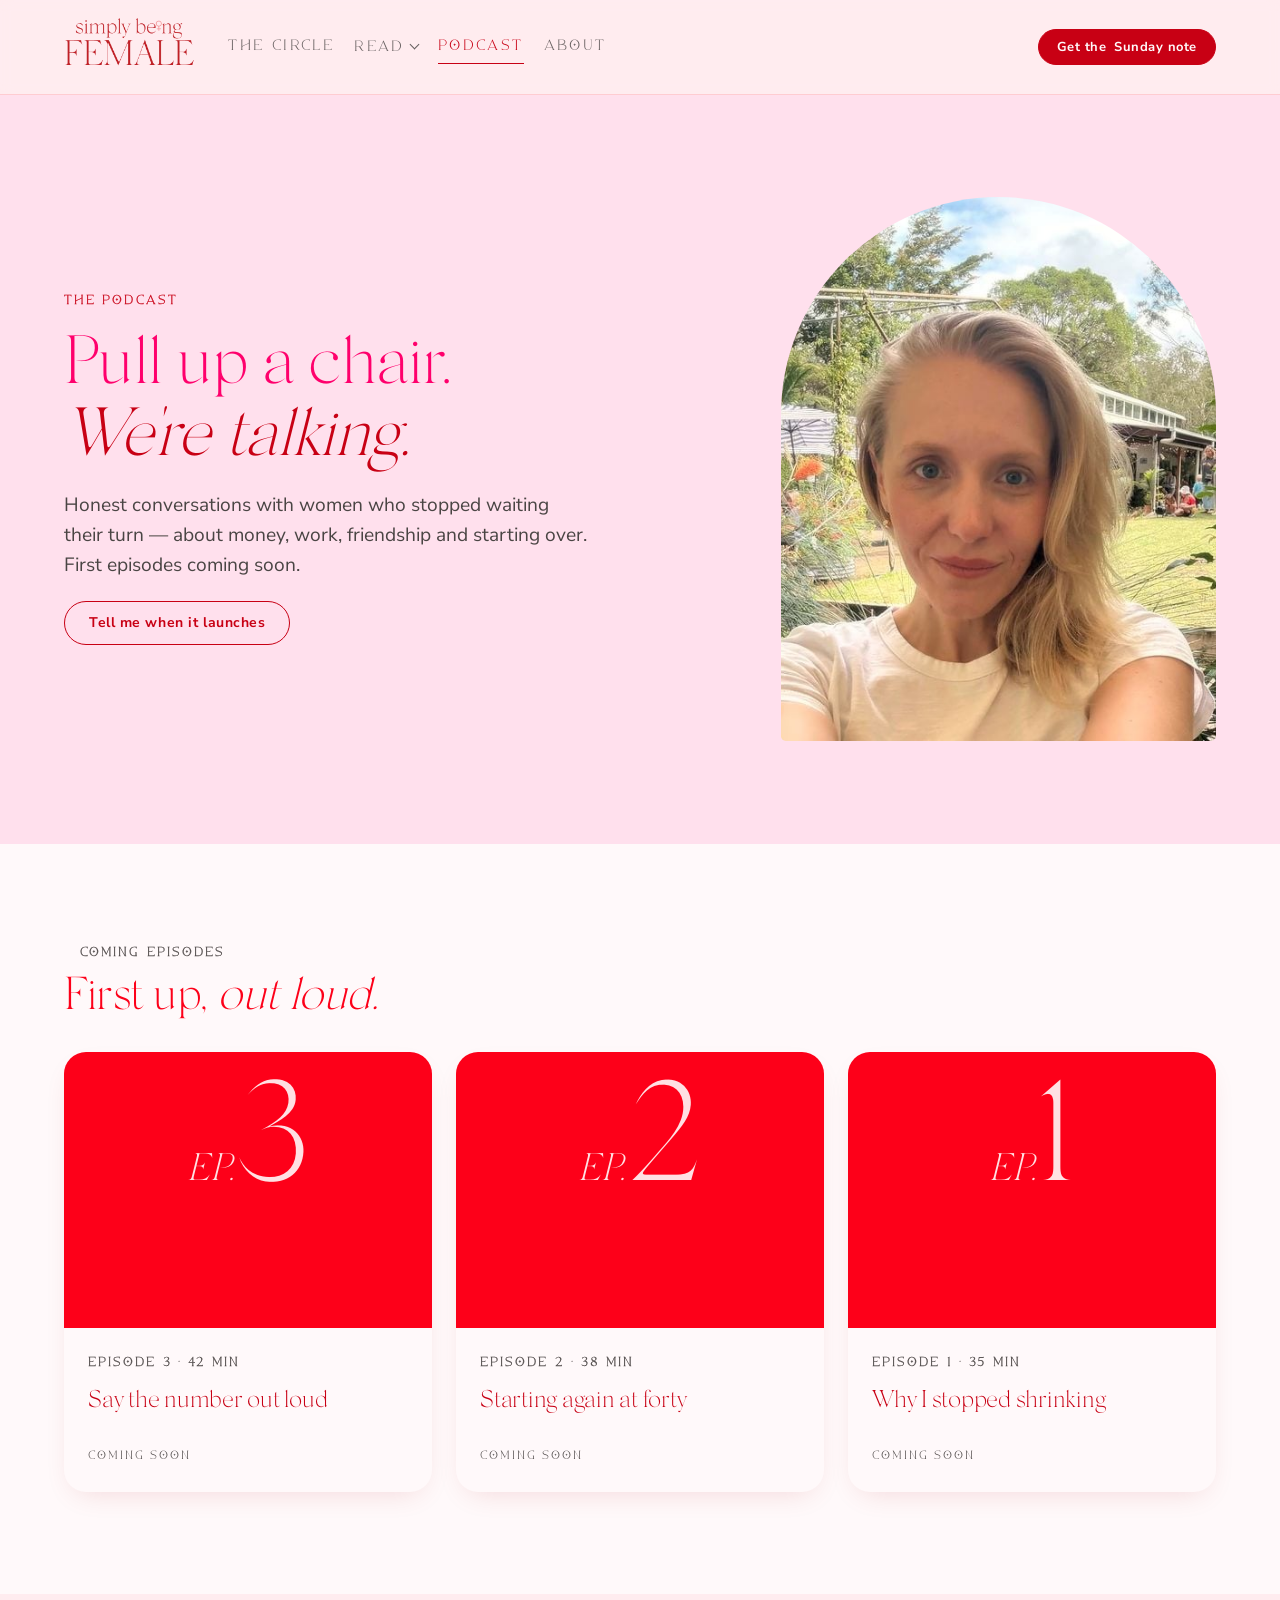
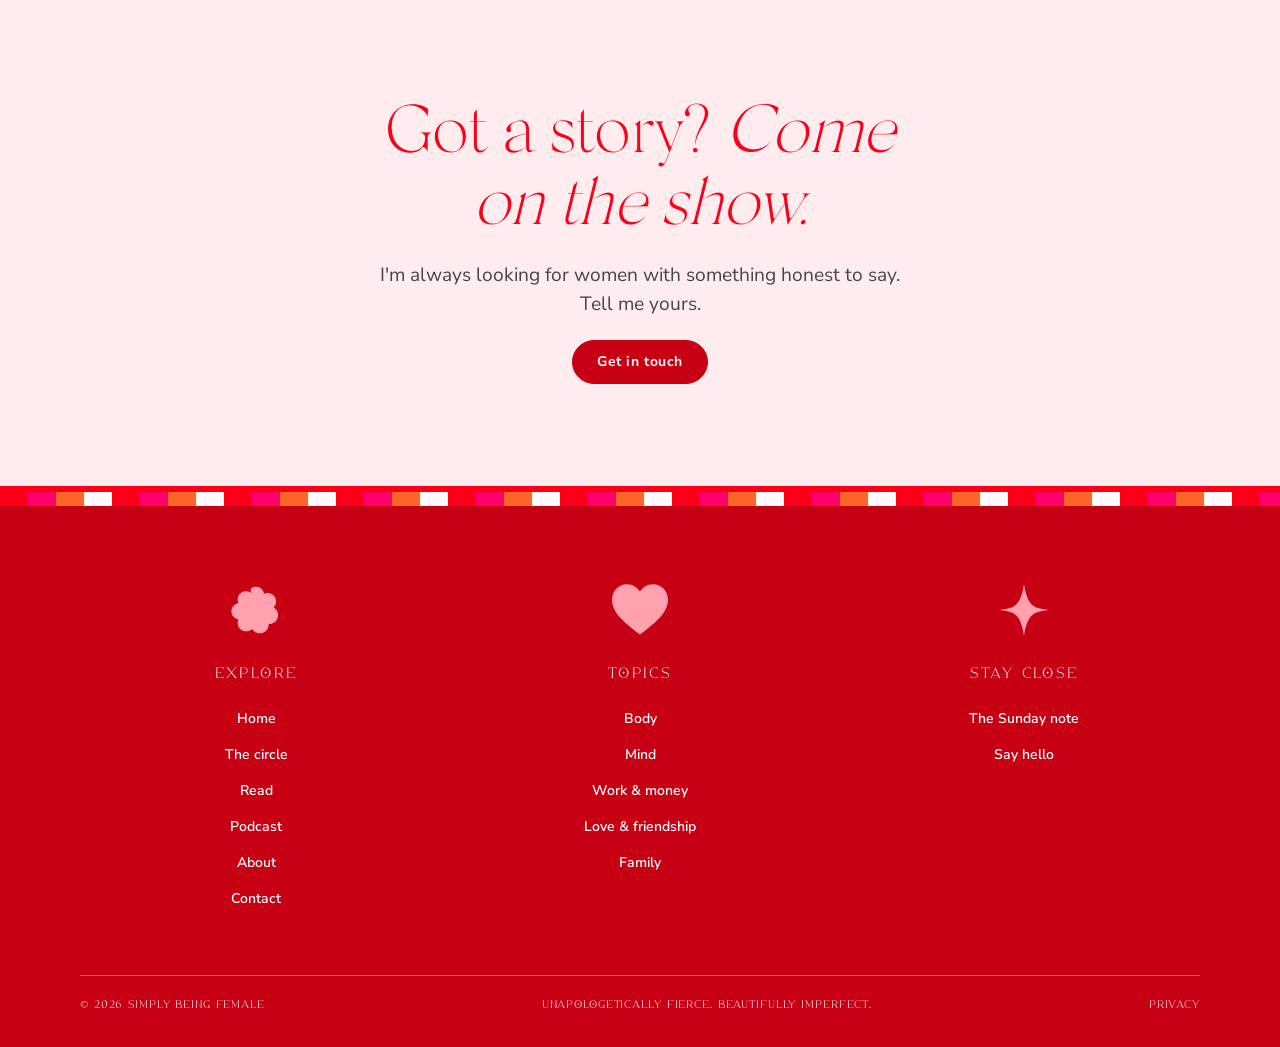
<file: podcast.html>
<!DOCTYPE html>
<html lang="en-GB">
<head>
  <meta charset="UTF-8" />
  <meta name="viewport" content="width=device-width, initial-scale=1.0" />
  <title>Podcast · Simply Being Female</title>
  <meta name="description" content="Pull up a chair. Honest conversations with women who stopped waiting their turn." />
  <meta property="og:type" content="website" />
  <meta property="og:site_name" content="Simply Being Female" />
  <meta property="og:title" content="Podcast · Simply Being Female" />
  <meta property="og:description" content="Pull up a chair. Honest conversations with women who stopped waiting their turn." />
  <meta property="og:url" content="https://simplybeingfemale.netlify.app/podcast.html" />
  <meta property="og:image" content="https://simplybeingfemale.netlify.app/assets/imagery/founder-garden.jpg" />
  <meta name="twitter:card" content="summary_large_image" />
  <link rel="icon" type="image/svg+xml" href="assets/favicon.svg" />
  <link rel="stylesheet" href="style.css?v=20261121t" />
</head>
<body>

  <div class="nav-utility">
    <a class="brand-wordmark" href="index.html"><img src="assets/logos/SBF%20Logo%20V2.png" alt="Simply Being Female, home" /></a>
    <nav class="nav-links-all" id="nav-links-all" aria-label="Main">
      <a class="nav-link" href="circle.html">The circle</a>
      <div class="nav-topics">
        <button class="nav-link nav-topics-toggle" type="button" aria-expanded="false" aria-controls="topics-menu">Read</button>
        <div class="topics-menu" id="topics-menu">
          <div class="topics-inner">
            <div class="topics-col">
              <span class="topics-title">Read by topic</span>
              <a href="blog.html">Everything</a>
              <a href="blog.html?topic=body">Body</a>
              <a href="blog.html?topic=mind">Mind</a>
              <a href="blog.html?topic=work-and-money">Work &amp; money</a>
              <a href="blog.html?topic=love-and-friendship">Love &amp; friendship</a>
              <a href="blog.html?topic=family">Family</a>
            </div>
          </div>
        </div>
      </div>
      <a class="nav-link active" aria-current="page" href="podcast.html">Podcast</a>
      <a class="nav-link" href="about.html">About</a>
    </nav>
    <div class="nav-utility-actions">
      <a class="btn btn-primary btn-sm nav-cta" href="#" data-open-join><span class="hide-sm">Get the </span>Sunday note</a>
      <button class="nav-toggle" aria-label="Open menu" aria-expanded="false" aria-controls="nav-links-all">&#9776;</button>
    </div>
  </div>

  <main>

    <section class="section tone-fierce">
      <div class="section-inner wide two-up" style="grid-template-columns: minmax(0,1.2fr) minmax(0,.8fr);">
        <div class="stack">
          <div class="eyebrow">The podcast</div>
          <h1 style="font-size: var(--text-display);">Pull up a chair. <em>We're talking.</em></h1>
          <p class="lede" style="max-width: 44ch;">Honest conversations with women who stopped waiting their turn — about money, work, friendship and starting over. First episodes coming soon.</p>
          <div class="btn-row"><a class="btn btn-secondary" href="#" data-open-join>Tell me when it launches</a></div>
        </div>
        <div class="photo-mask arch"><img src="assets/imagery/founder-face-round.jpg" alt="The founder smiling" loading="lazy" /></div>
      </div>
    </section>

    <section class="section tone-white">
      <div class="section-inner wide grid-stack">
        <div class="stack" style="gap: var(--space-3);">
          <div class="eyebrow rule">Coming episodes</div>
          <h2>First up, <em>out loud.</em></h2>
        </div>
        <div class="grid-auto">
          <article class="card">
            <div class="card-media photo-mask type-cover" aria-hidden="true"><span class="type-cover-ep">Ep.</span><span class="type-cover-num">3</span></div>
            <div class="card-body">
              <span class="card-eyebrow">Episode 3 · 42 min</span>
              <h3 class="card-title">Say the number out loud</h3>
              <div class="card-footer"><span class="soon">Coming soon</span></div>
            </div>
          </article>
          <article class="card">
            <div class="card-media photo-mask type-cover" aria-hidden="true"><span class="type-cover-ep">Ep.</span><span class="type-cover-num">2</span></div>
            <div class="card-body">
              <span class="card-eyebrow">Episode 2 · 38 min</span>
              <h3 class="card-title">Starting again at forty</h3>
              <div class="card-footer"><span class="soon">Coming soon</span></div>
            </div>
          </article>
          <article class="card">
            <div class="card-media photo-mask type-cover" aria-hidden="true"><span class="type-cover-ep">Ep.</span><span class="type-cover-num">1</span></div>
            <div class="card-body">
              <span class="card-eyebrow">Episode 1 · 35 min</span>
              <h3 class="card-title">Why I stopped shrinking</h3>
              <div class="card-footer"><span class="soon">Coming soon</span></div>
            </div>
          </article>
        </div>
      </div>
    </section>

    <section class="section tone-blush" style="text-align:center;">
      <div class="section-inner stack center">
        <h2 style="max-width: 20ch; font-size: var(--text-display);">Got a story? <em>Come on the show.</em></h2>
        <p class="lede" style="max-width: 44ch; margin-inline:auto;">I'm always looking for women with something honest to say. Tell me yours.</p>
        <a class="btn btn-primary" href="contact.html">Get in touch</a>
      </div>
    </section>

  </main>

  <footer class="site-footer">
    <div class="footer-inner">
      <div class="footer-grid">
        <div class="footer-col">
          <svg class="footer-icon" viewBox="0 0 48 48" aria-hidden="true"><path d="M24 4c3.6 0 6.3 2.6 6.9 6 3.2-1.4 7-.6 9 2.4 2 3 1.6 6.8-.7 9.4 3 1.8 4.4 5.4 3.4 8.8-1 3.4-4.2 5.6-7.7 5.4.2 3.5-2 6.8-5.4 7.7-3.4 1-7-.5-8.8-3.4-2.6 2.3-6.4 2.7-9.4.7-3-2-3.8-5.8-2.4-9-3.4-.6-6-3.3-6-6.9s2.6-6.3 6-6.9c-1.4-3.2-.6-7 2.4-9 3-2 6.8-1.6 9.4.7C17.7 6.5 20.4 4 24 4z" fill="currentColor"/></svg>
          <span class="footer-col-title">Explore</span>
          <a href="index.html">Home</a>
          <a href="circle.html">The circle</a>
          <a href="blog.html">Read</a>
          <a href="podcast.html">Podcast</a>
          <a href="about.html">About</a>
          <a href="contact.html">Contact</a>
        </div>
        <div class="footer-col">
          <svg class="footer-icon" viewBox="0 0 24 22" aria-hidden="true"><path d="M12 21.5C5.5 16.6 0 12.2 0 6.6 0 3 2.8 0 6.4 0c2.3 0 4.4 1.2 5.6 3.1C13.2 1.2 15.3 0 17.6 0 21.2 0 24 3 24 6.6c0 5.6-5.5 10-12 14.9z" fill="currentColor"/></svg>
          <span class="footer-col-title">Topics</span>
          <a href="blog.html?topic=body">Body</a>
          <a href="blog.html?topic=mind">Mind</a>
          <a href="blog.html?topic=work-and-money">Work &amp; money</a>
          <a href="blog.html?topic=love-and-friendship">Love &amp; friendship</a>
          <a href="blog.html?topic=family">Family</a>
        </div>
        <div class="footer-col">
          <svg class="footer-icon" viewBox="0 0 48 48" aria-hidden="true"><path d="M24 2c1.6 10.4 4.2 15.8 8 18.4 3.2 2.2 7.6 3 14 3.6-6.4.6-10.8 1.4-14 3.6-3.8 2.6-6.4 8-8 18.4-1.6-10.4-4.2-15.8-8-18.4-3.2-2.2-7.6-3-14-3.6 6.4-.6 10.8-1.4 14-3.6 3.8-2.6 6.4-8 8-18.4z" fill="currentColor"/></svg>
          <span class="footer-col-title">Stay close</span>
          <a href="#" data-open-join>The Sunday note</a>
          <a href="contact.html">Say hello</a>
        </div>
      </div>
      <div class="footer-bottom">
        <span>© 2026 Simply Being Female</span>
        <span class="footer-tagline">Unapologetically fierce. Beautifully imperfect.</span>
        <div class="footer-social"><a href="privacy.html">Privacy</a></div>
      </div>
    </div>
  </footer>

  <div class="dialog-scrim" id="join-dialog">
    <div class="dialog-box" role="dialog" aria-modal="true" aria-labelledby="join-title">
      <button class="dialog-close" data-close-join aria-label="Close">&times;</button>
      <div id="join-step-1">
        <h2 id="join-title">The Sunday note</h2>
        <form id="join-form" class="join-form" name="sunday-note" method="POST" data-netlify="true" netlify-honeypot="bot-field">
          <input type="hidden" name="form-name" value="sunday-note" />
          <p hidden><label>Don't fill this out: <input name="bot-field" /></label></p>
          <p>The letter you'd write if you weren't being polite. Every Sunday, free, plus first sight of new circle dates.</p>
          <div class="field">
            <label class="field-label" for="join-email">Email</label>
            <input id="join-email" type="email" name="email" placeholder="you@email.com" autocomplete="email" required />
          </div>
          <p class="join-small">Unsubscribe whenever, no hard feelings. <a href="privacy.html">Privacy</a></p>
          <div class="dialog-footer">
            <button class="btn btn-primary" type="submit">Send me the note</button>
            <button class="btn btn-ghost" type="button" data-close-join>Not now</button>
          </div>
        </form>
      </div>
      <div id="join-step-2" style="display:none;">
        <h2>You're in.</h2>
        <p class="dialog-body">Your first Sunday note arrives this weekend. Reply to it. I read every one.</p>
        <div class="dialog-footer"><button class="btn btn-primary" data-close-join>Back to the site</button></div>
      </div>
    </div>
  </div>

  <script src="script.js?v=20261121"></script>
</body>
</html>
</file>
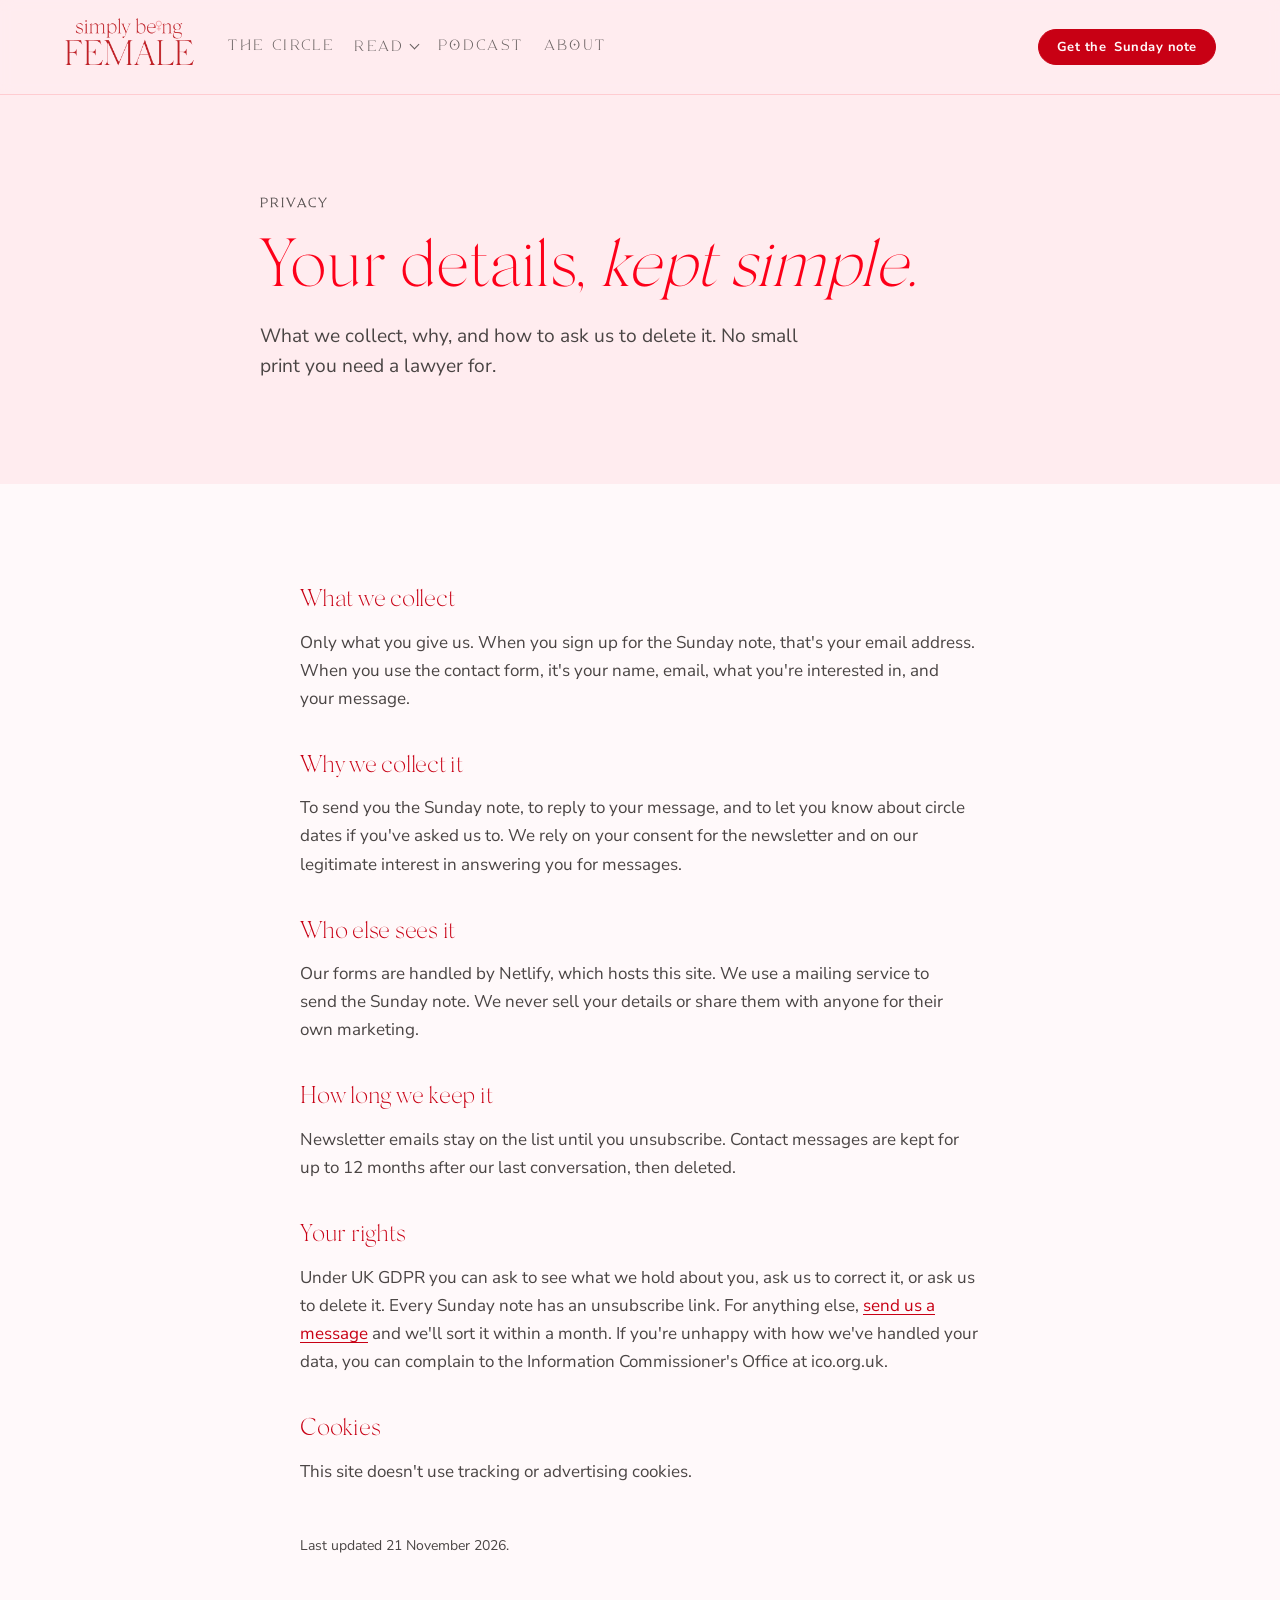
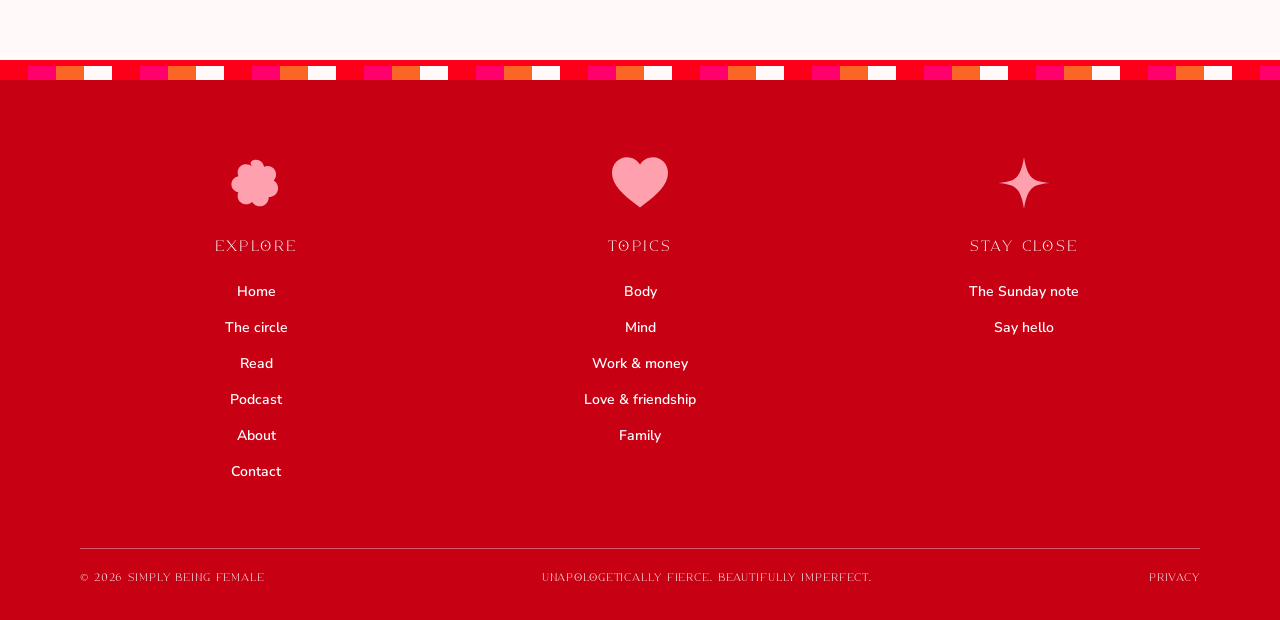
<file: privacy.html>
<!DOCTYPE html>
<html lang="en-GB">
<head>
  <meta charset="UTF-8" />
  <meta name="viewport" content="width=device-width, initial-scale=1.0" />
  <title>Privacy · Simply Being Female</title>
  <meta name="description" content="What we collect, why, and how to ask us to delete it." />
  <meta property="og:type" content="website" />
  <meta property="og:site_name" content="Simply Being Female" />
  <meta property="og:title" content="Privacy · Simply Being Female" />
  <meta property="og:description" content="What we collect, why, and how to ask us to delete it." />
  <meta property="og:url" content="https://simplybeingfemale.netlify.app/privacy.html" />
  <meta property="og:image" content="https://simplybeingfemale.netlify.app/assets/imagery/founder-garden.jpg" />
  <meta name="twitter:card" content="summary_large_image" />
  <link rel="icon" type="image/svg+xml" href="assets/favicon.svg" />
  <link rel="stylesheet" href="style.css?v=20261121t" />
</head>
<body>

  <div class="nav-utility">
    <a class="brand-wordmark" href="index.html"><img src="assets/logos/SBF%20Logo%20V2.png" alt="Simply Being Female, home" /></a>
    <nav class="nav-links-all" id="nav-links-all" aria-label="Main">
      <a class="nav-link" href="circle.html">The circle</a>
      <div class="nav-topics">
        <button class="nav-link nav-topics-toggle" type="button" aria-expanded="false" aria-controls="topics-menu">Read</button>
        <div class="topics-menu" id="topics-menu">
          <div class="topics-inner">
            <div class="topics-col">
              <span class="topics-title">Read by topic</span>
              <a href="blog.html">Everything</a>
              <a href="blog.html?topic=body">Body</a>
              <a href="blog.html?topic=mind">Mind</a>
              <a href="blog.html?topic=work-and-money">Work &amp; money</a>
              <a href="blog.html?topic=love-and-friendship">Love &amp; friendship</a>
              <a href="blog.html?topic=family">Family</a>
            </div>
          </div>
        </div>
      </div>
      <a class="nav-link" href="podcast.html">Podcast</a>
      <a class="nav-link" href="about.html">About</a>
    </nav>
    <div class="nav-utility-actions">
      <a class="btn btn-primary btn-sm nav-cta" href="#" data-open-join><span class="hide-sm">Get the </span>Sunday note</a>
      <button class="nav-toggle" aria-label="Open menu" aria-expanded="false" aria-controls="nav-links-all">&#9776;</button>
    </div>
  </div>

  <main>

    <section class="section tone-blush">
      <div class="section-inner stack">
        <div class="eyebrow">Privacy</div>
        <h1 class="page-title">Your details, <em>kept simple.</em></h1>
        <p class="lede">What we collect, why, and how to ask us to delete it. No small print you need a lawyer for.</p>
      </div>
    </section>

    <section class="section tone-white">
      <div class="section-inner prose">
        <h2>What we collect</h2>
        <p>Only what you give us. When you sign up for the Sunday note, that's your email address. When you use the contact form, it's your name, email, what you're interested in, and your message.</p>

        <h2>Why we collect it</h2>
        <p>To send you the Sunday note, to reply to your message, and to let you know about circle dates if you've asked us to. We rely on your consent for the newsletter and on our legitimate interest in answering you for messages.</p>

        <h2>Who else sees it</h2>
        <p>Our forms are handled by Netlify, which hosts this site. We use a mailing service to send the Sunday note. We never sell your details or share them with anyone for their own marketing.</p>

        <h2>How long we keep it</h2>
        <p>Newsletter emails stay on the list until you unsubscribe. Contact messages are kept for up to 12 months after our last conversation, then deleted.</p>

        <h2>Your rights</h2>
        <p>Under UK GDPR you can ask to see what we hold about you, ask us to correct it, or ask us to delete it. Every Sunday note has an unsubscribe link. For anything else, <a href="contact.html">send us a message</a> and we'll sort it within a month. If you're unhappy with how we've handled your data, you can complain to the Information Commissioner's Office at ico.org.uk.</p>

        <h2>Cookies</h2>
        <p>This site doesn't use tracking or advertising cookies.</p>

        <p class="prose-meta">Last updated 21 November 2026.</p>
      </div>
    </section>

  </main>

  <footer class="site-footer">
    <div class="footer-inner">
      <div class="footer-grid">
        <div class="footer-col">
          <svg class="footer-icon" viewBox="0 0 48 48" aria-hidden="true"><path d="M24 4c3.6 0 6.3 2.6 6.9 6 3.2-1.4 7-.6 9 2.4 2 3 1.6 6.8-.7 9.4 3 1.8 4.4 5.4 3.4 8.8-1 3.4-4.2 5.6-7.7 5.4.2 3.5-2 6.8-5.4 7.7-3.4 1-7-.5-8.8-3.4-2.6 2.3-6.4 2.7-9.4.7-3-2-3.8-5.8-2.4-9-3.4-.6-6-3.3-6-6.9s2.6-6.3 6-6.9c-1.4-3.2-.6-7 2.4-9 3-2 6.8-1.6 9.4.7C17.7 6.5 20.4 4 24 4z" fill="currentColor"/></svg>
          <span class="footer-col-title">Explore</span>
          <a href="index.html">Home</a>
          <a href="circle.html">The circle</a>
          <a href="blog.html">Read</a>
          <a href="podcast.html">Podcast</a>
          <a href="about.html">About</a>
          <a href="contact.html">Contact</a>
        </div>
        <div class="footer-col">
          <svg class="footer-icon" viewBox="0 0 24 22" aria-hidden="true"><path d="M12 21.5C5.5 16.6 0 12.2 0 6.6 0 3 2.8 0 6.4 0c2.3 0 4.4 1.2 5.6 3.1C13.2 1.2 15.3 0 17.6 0 21.2 0 24 3 24 6.6c0 5.6-5.5 10-12 14.9z" fill="currentColor"/></svg>
          <span class="footer-col-title">Topics</span>
          <a href="blog.html?topic=body">Body</a>
          <a href="blog.html?topic=mind">Mind</a>
          <a href="blog.html?topic=work-and-money">Work &amp; money</a>
          <a href="blog.html?topic=love-and-friendship">Love &amp; friendship</a>
          <a href="blog.html?topic=family">Family</a>
        </div>
        <div class="footer-col">
          <svg class="footer-icon" viewBox="0 0 48 48" aria-hidden="true"><path d="M24 2c1.6 10.4 4.2 15.8 8 18.4 3.2 2.2 7.6 3 14 3.6-6.4.6-10.8 1.4-14 3.6-3.8 2.6-6.4 8-8 18.4-1.6-10.4-4.2-15.8-8-18.4-3.2-2.2-7.6-3-14-3.6 6.4-.6 10.8-1.4 14-3.6 3.8-2.6 6.4-8 8-18.4z" fill="currentColor"/></svg>
          <span class="footer-col-title">Stay close</span>
          <a href="#" data-open-join>The Sunday note</a>
          <a href="contact.html">Say hello</a>
        </div>
      </div>
      <div class="footer-bottom">
        <span>© 2026 Simply Being Female</span>
        <span class="footer-tagline">Unapologetically fierce. Beautifully imperfect.</span>
        <div class="footer-social"><a href="privacy.html">Privacy</a></div>
      </div>
    </div>
  </footer>

  <div class="dialog-scrim" id="join-dialog">
    <div class="dialog-box" role="dialog" aria-modal="true" aria-labelledby="join-title">
      <button class="dialog-close" data-close-join aria-label="Close">&times;</button>
      <div id="join-step-1">
        <h2 id="join-title">The Sunday note</h2>
        <form id="join-form" class="join-form" name="sunday-note" method="POST" data-netlify="true" netlify-honeypot="bot-field">
          <input type="hidden" name="form-name" value="sunday-note" />
          <p hidden><label>Don't fill this out: <input name="bot-field" /></label></p>
          <p>The letter you'd write if you weren't being polite. Every Sunday, free, plus first sight of new circle dates.</p>
          <div class="field">
            <label class="field-label" for="join-email">Email</label>
            <input id="join-email" type="email" name="email" placeholder="you@email.com" autocomplete="email" required />
          </div>
          <p class="join-small">Unsubscribe whenever, no hard feelings. <a href="privacy.html">Privacy</a></p>
          <div class="dialog-footer">
            <button class="btn btn-primary" type="submit">Send me the note</button>
            <button class="btn btn-ghost" type="button" data-close-join>Not now</button>
          </div>
        </form>
      </div>
      <div id="join-step-2" style="display:none;">
        <h2>You're in.</h2>
        <p class="dialog-body">Your first Sunday note arrives this weekend. Reply to it. I read every one.</p>
        <div class="dialog-footer"><button class="btn btn-primary" data-close-join>Back to the site</button></div>
      </div>
    </div>
  </div>

  <script src="script.js?v=20261121"></script>
</body>
</html>
</file>
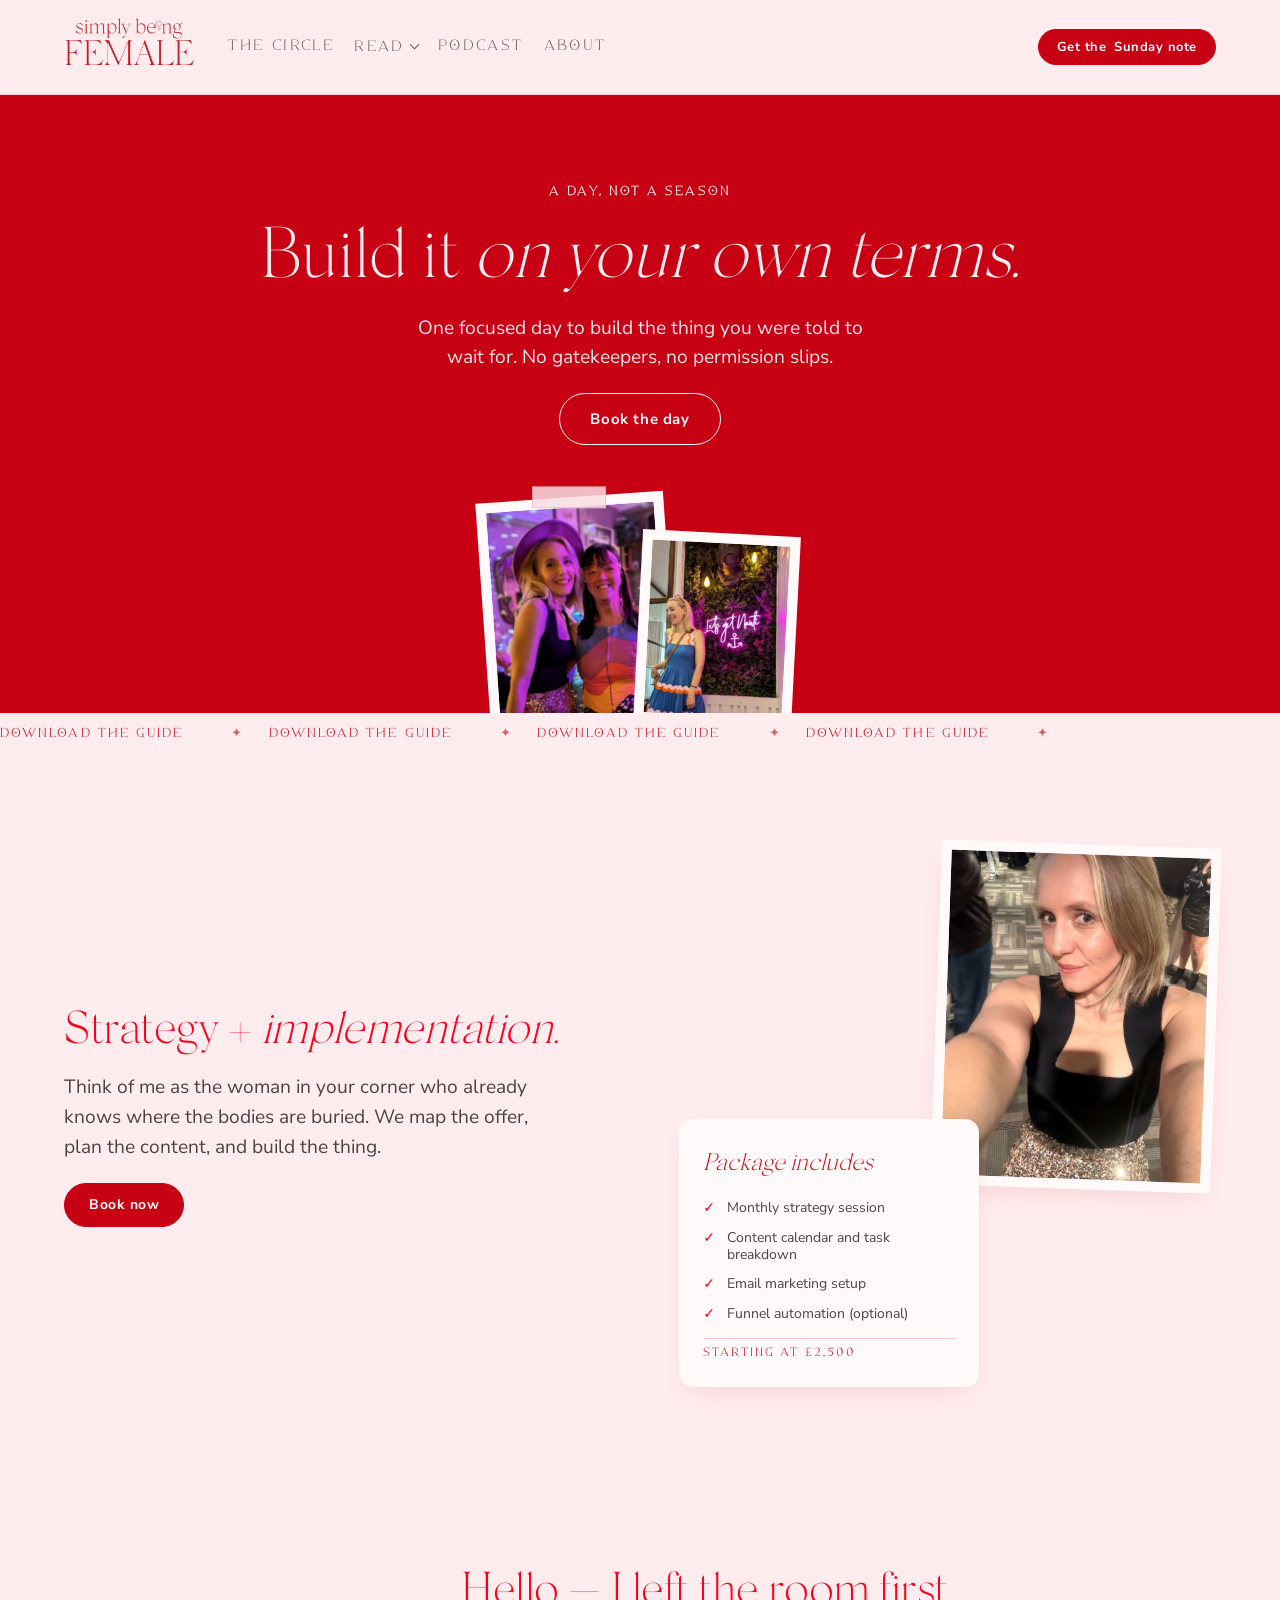
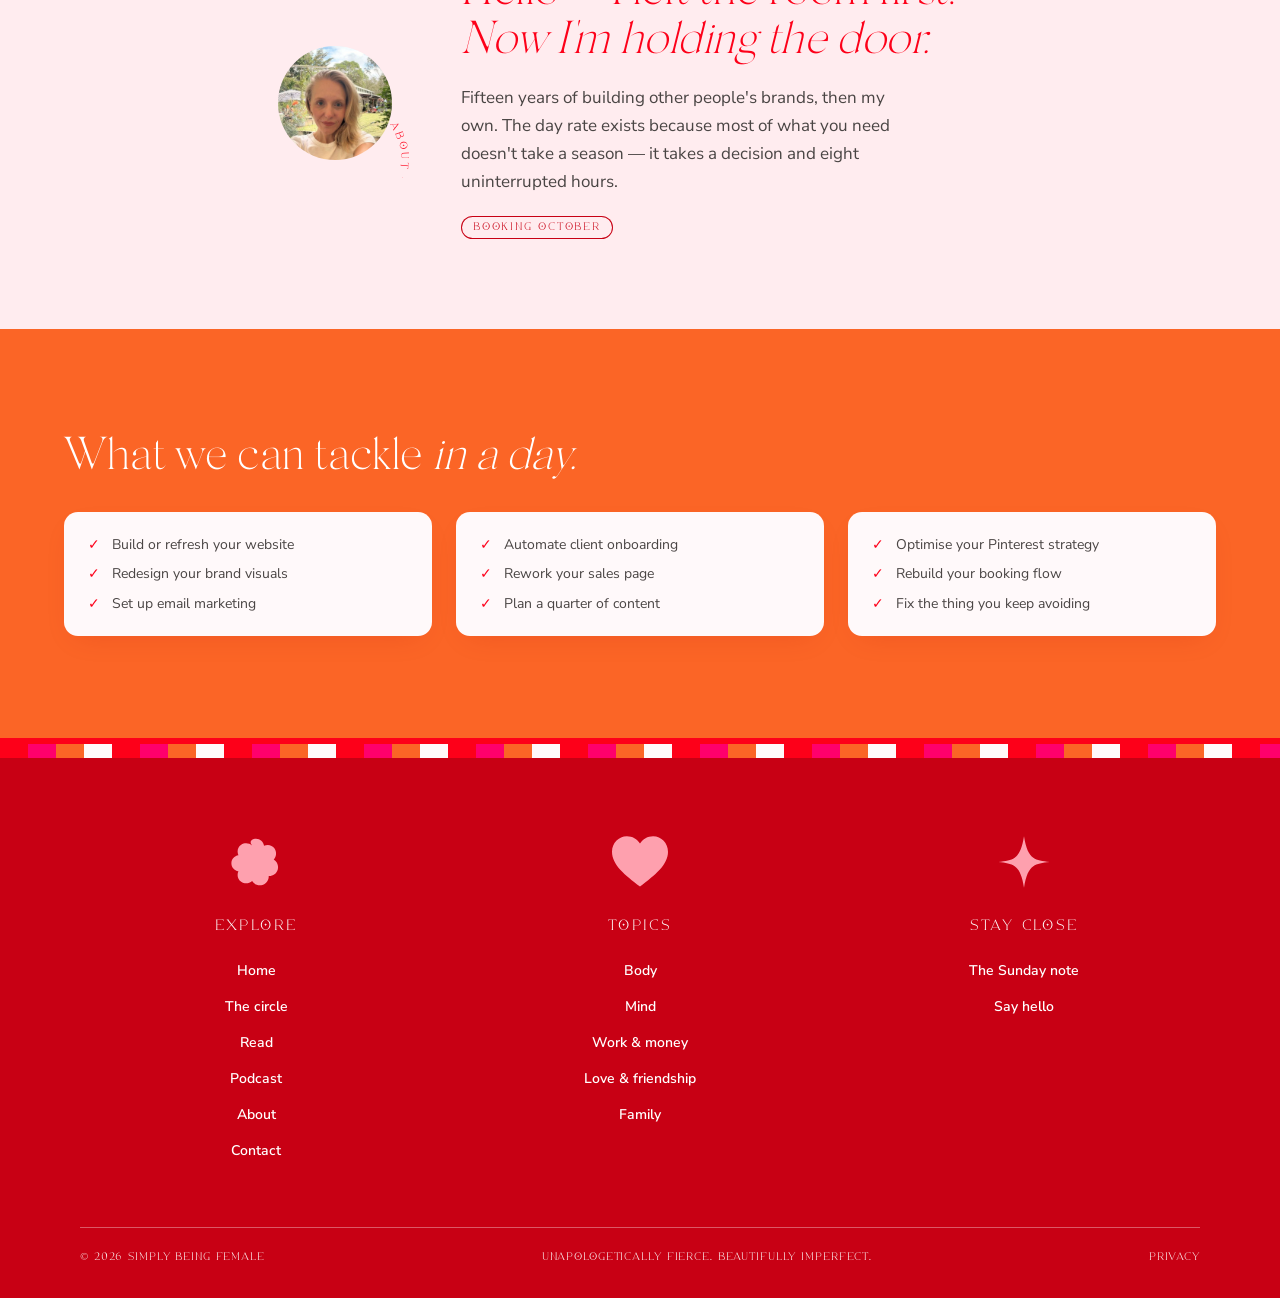
<file: the-day.html>
<!DOCTYPE html>
<html lang="en-GB">
<head>
  <meta charset="UTF-8" />
  <meta name="viewport" content="width=device-width, initial-scale=1.0" />
  <title>The Day · Simply Being Female</title>
  <meta name="description" content="One focused day to build the thing you were told to wait for." />
  <meta property="og:type" content="website" />
  <meta property="og:site_name" content="Simply Being Female" />
  <meta property="og:title" content="The Day · Simply Being Female" />
  <meta property="og:description" content="One focused day to build the thing you were told to wait for." />
  <meta property="og:url" content="https://simplybeingfemale.netlify.app/the-day.html" />
  <meta property="og:image" content="https://simplybeingfemale.netlify.app/assets/imagery/founder-garden.jpg" />
  <meta name="twitter:card" content="summary_large_image" />
  <link rel="icon" type="image/svg+xml" href="assets/favicon.svg" />
  <link rel="stylesheet" href="style.css?v=20261121t" />
</head>
<body>

  <div class="nav-utility">
    <a class="brand-wordmark" href="index.html"><img src="assets/logos/SBF%20Logo%20V2.png" alt="Simply Being Female, home" /></a>
    <nav class="nav-links-all" id="nav-links-all" aria-label="Main">
      <a class="nav-link" href="circle.html">The circle</a>
      <div class="nav-topics">
        <button class="nav-link nav-topics-toggle" type="button" aria-expanded="false" aria-controls="topics-menu">Read</button>
        <div class="topics-menu" id="topics-menu">
          <div class="topics-inner">
            <div class="topics-col">
              <span class="topics-title">Read by topic</span>
              <a href="blog.html">Everything</a>
              <a href="blog.html?topic=body">Body</a>
              <a href="blog.html?topic=mind">Mind</a>
              <a href="blog.html?topic=work-and-money">Work &amp; money</a>
              <a href="blog.html?topic=love-and-friendship">Love &amp; friendship</a>
              <a href="blog.html?topic=family">Family</a>
            </div>
          </div>
        </div>
      </div>
      <a class="nav-link" href="podcast.html">Podcast</a>
      <a class="nav-link" href="about.html">About</a>
    </nav>
    <div class="nav-utility-actions">
      <a class="btn btn-primary btn-sm nav-cta" href="#" data-open-join><span class="hide-sm">Get the </span>Sunday note</a>
      <button class="nav-toggle" aria-label="Open menu" aria-expanded="false" aria-controls="nav-links-all">&#9776;</button>
    </div>
  </div>

  <main>

    <section style="background: var(--sbf-red-deep); color: var(--sbf-paper); padding: clamp(56px,7vw,104px) var(--gutter-page) 0; overflow:hidden;">
      <div class="stack center" style="max-width: var(--container-max); margin: 0 auto;">
        <div class="eyebrow on-blush">A day, not a season</div>
        <h1 style="color: var(--sbf-blush); font-size: clamp(36px,5.6vw,72px); max-width: 22ch;">Build it <em>on your own terms.</em></h1>
        <p class="lede" style="max-width: 40ch; opacity:.92;">One focused day to build the thing you were told to wait for. No gatekeepers, no permission slips.</p>
        <a class="btn btn-onred btn-lg" href="#" data-open-join>Book the day</a>
        <div style="display:flex; align-items:flex-end; justify-content:center; padding-top: var(--space-8); margin-bottom: -40px;">
          <figure class="taped-photo" style="width:188px; transform: rotate(-4deg);">
            <span class="tape"></span>
            <div class="photo-mask"><img src="assets/imagery/party-friends.jpg" alt="The founder and a friend at a party" loading="lazy" /></div>
            <figcaption>Day one</figcaption>
          </figure>
          <figure class="taped-photo" style="width:158px; transform: rotate(3deg); margin-left:-34px; margin-bottom:28px;">
            <div class="photo-mask"><img src="assets/imagery/blue-dress-small.jpg" alt="The founder in a blue ric-rac sundress" loading="lazy" /></div>
          </figure>
        </div>
      </div>
    </section>

    <div class="marquee tone-pink">
      <div class="marquee-track">
        <span>Download the guide</span>
        <span>Download the guide</span>
        <span>Download the guide</span>
        <span>Download the guide</span>
      </div>
    </div>

    <section style="background: var(--sbf-blush); color: var(--sbf-ink); padding: clamp(56px,7vw,104px) var(--gutter-page);">
      <div class="two-up" style="max-width: var(--container-max); margin: 0 auto; grid-template-columns: minmax(0,1.05fr) minmax(0,.95fr);">
        <div class="stack">
          <h2>Strategy + <em>implementation.</em></h2>
          <p class="lede" style="max-width:42ch;">Think of me as the woman in your corner who already knows where the bodies are buried. We map the offer, plan the content, and build the thing.</p>
          <a class="btn btn-primary" href="#" data-open-join>Book now</a>
        </div>
        <div style="position:relative; display:grid; justify-items:end;">
          <figure class="taped-photo" style="width:280px; transform: rotate(2deg);">
            <div class="photo-mask"><img src="assets/imagery/sequins-small.jpg" alt="The founder dressed up in sequins" loading="lazy" /></div>
          </figure>
          <div class="checklist tone-paper" style="width:min(300px,86%); margin-top:-70px; margin-right:auto; margin-left:-20px; position:relative;">
            <span class="checklist-title">Package includes</span>
            <ul>
              <li>Monthly strategy session</li>
              <li>Content calendar and task breakdown</li>
              <li>Email marketing setup</li>
              <li>Funnel automation (optional)</li>
            </ul>
            <span class="checklist-price">Starting at £2,500</span>
          </div>
        </div>
      </div>
    </section>

    <section style="background: var(--sbf-cream); padding: clamp(56px,7vw,104px) var(--gutter-page);">
      <div style="max-width: var(--container-narrow); margin: 0 auto; display:grid; grid-template-columns: auto minmax(0,1fr); gap: clamp(24px,4vw,56px); align-items:center;">
        <div class="orbit-wrap">
          <svg viewBox="0 0 150 150" aria-hidden="true">
            <defs><path id="orbitpath" fill="none" d="M 75 66 a 66 66 0 1 1 -0.01 0" /></defs>
            <text fill="var(--sbf-red)" style="font-family: var(--font-deco); font-size: 11px; letter-spacing: .22em; text-transform: uppercase;">
              <textPath href="#orbitpath">About · About · About ·</textPath>
            </text>
          </svg>
          <div class="orbit-photo photo-mask" style="border-radius:50%;"><img src="assets/imagery/founder-face-round.jpg" alt="The founder smiling" loading="lazy" /></div>
        </div>
        <div class="stack">
          <h2>Hello — I left the room first. <em>Now I'm holding the door.</em></h2>
          <p style="color: var(--text-muted); max-width:46ch;">Fifteen years of building other people's brands, then my own. The day rate exists because most of what you need doesn't take a season — it takes a decision and eight uninterrupted hours.</p>
          <span class="badge badge-outline">Booking October</span>
        </div>
      </div>
    </section>

    <section class="section tone-orange">
      <div class="section-inner wide grid-stack">
        <h2 style="max-width: 24ch;">What we can tackle <em>in a day.</em></h2>
        <div class="grid-auto">
          <div class="checklist tone-paper">
            <ul>
              <li>Build or refresh your website</li>
              <li>Redesign your brand visuals</li>
              <li>Set up email marketing</li>
            </ul>
          </div>
          <div class="checklist tone-paper">
            <ul>
              <li>Automate client onboarding</li>
              <li>Rework your sales page</li>
              <li>Plan a quarter of content</li>
            </ul>
          </div>
          <div class="checklist tone-paper">
            <ul>
              <li>Optimise your Pinterest strategy</li>
              <li>Rebuild your booking flow</li>
              <li>Fix the thing you keep avoiding</li>
            </ul>
          </div>
        </div>
      </div>
    </section>

  </main>

  <footer class="site-footer">
    <div class="footer-inner">
      <div class="footer-grid">
        <div class="footer-col">
          <svg class="footer-icon" viewBox="0 0 48 48" aria-hidden="true"><path d="M24 4c3.6 0 6.3 2.6 6.9 6 3.2-1.4 7-.6 9 2.4 2 3 1.6 6.8-.7 9.4 3 1.8 4.4 5.4 3.4 8.8-1 3.4-4.2 5.6-7.7 5.4.2 3.5-2 6.8-5.4 7.7-3.4 1-7-.5-8.8-3.4-2.6 2.3-6.4 2.7-9.4.7-3-2-3.8-5.8-2.4-9-3.4-.6-6-3.3-6-6.9s2.6-6.3 6-6.9c-1.4-3.2-.6-7 2.4-9 3-2 6.8-1.6 9.4.7C17.7 6.5 20.4 4 24 4z" fill="currentColor"/></svg>
          <span class="footer-col-title">Explore</span>
          <a href="index.html">Home</a>
          <a href="circle.html">The circle</a>
          <a href="blog.html">Read</a>
          <a href="podcast.html">Podcast</a>
          <a href="about.html">About</a>
          <a href="contact.html">Contact</a>
        </div>
        <div class="footer-col">
          <svg class="footer-icon" viewBox="0 0 24 22" aria-hidden="true"><path d="M12 21.5C5.5 16.6 0 12.2 0 6.6 0 3 2.8 0 6.4 0c2.3 0 4.4 1.2 5.6 3.1C13.2 1.2 15.3 0 17.6 0 21.2 0 24 3 24 6.6c0 5.6-5.5 10-12 14.9z" fill="currentColor"/></svg>
          <span class="footer-col-title">Topics</span>
          <a href="blog.html?topic=body">Body</a>
          <a href="blog.html?topic=mind">Mind</a>
          <a href="blog.html?topic=work-and-money">Work &amp; money</a>
          <a href="blog.html?topic=love-and-friendship">Love &amp; friendship</a>
          <a href="blog.html?topic=family">Family</a>
        </div>
        <div class="footer-col">
          <svg class="footer-icon" viewBox="0 0 48 48" aria-hidden="true"><path d="M24 2c1.6 10.4 4.2 15.8 8 18.4 3.2 2.2 7.6 3 14 3.6-6.4.6-10.8 1.4-14 3.6-3.8 2.6-6.4 8-8 18.4-1.6-10.4-4.2-15.8-8-18.4-3.2-2.2-7.6-3-14-3.6 6.4-.6 10.8-1.4 14-3.6 3.8-2.6 6.4-8 8-18.4z" fill="currentColor"/></svg>
          <span class="footer-col-title">Stay close</span>
          <a href="#" data-open-join>The Sunday note</a>
          <a href="contact.html">Say hello</a>
        </div>
      </div>
      <div class="footer-bottom">
        <span>© 2026 Simply Being Female</span>
        <span class="footer-tagline">Unapologetically fierce. Beautifully imperfect.</span>
        <div class="footer-social"><a href="privacy.html">Privacy</a></div>
      </div>
    </div>
  </footer>

  <div class="dialog-scrim" id="join-dialog">
    <div class="dialog-box" role="dialog" aria-modal="true" aria-labelledby="join-title">
      <button class="dialog-close" data-close-join aria-label="Close">&times;</button>
      <div id="join-step-1">
        <h2 id="join-title">The Sunday note</h2>
        <form id="join-form" class="join-form" name="sunday-note" method="POST" data-netlify="true" netlify-honeypot="bot-field">
          <input type="hidden" name="form-name" value="sunday-note" />
          <p hidden><label>Don't fill this out: <input name="bot-field" /></label></p>
          <p>The letter you'd write if you weren't being polite. Every Sunday, free, plus first sight of new circle dates.</p>
          <div class="field">
            <label class="field-label" for="join-email">Email</label>
            <input id="join-email" type="email" name="email" placeholder="you@email.com" autocomplete="email" required />
          </div>
          <p class="join-small">Unsubscribe whenever, no hard feelings. <a href="privacy.html">Privacy</a></p>
          <div class="dialog-footer">
            <button class="btn btn-primary" type="submit">Send me the note</button>
            <button class="btn btn-ghost" type="button" data-close-join>Not now</button>
          </div>
        </form>
      </div>
      <div id="join-step-2" style="display:none;">
        <h2>You're in.</h2>
        <p class="dialog-body">Your first Sunday note arrives this weekend. Reply to it. I read every one.</p>
        <div class="dialog-footer"><button class="btn btn-primary" data-close-join>Back to the site</button></div>
      </div>
    </div>
  </div>

  <script src="script.js?v=20261121"></script>
</body>
</html>
</file>
<file: style.css>
@import url("https://fonts.googleapis.com/css2?family=Nunito+Sans:ital,wght@0,400;0,600;0,700;0,800;1,400&family=Anton&family=Mrs+Saint+Delafield&family=Cormorant+Garamond:ital,wght@0,300;0,400;1,300;1,400&display=swap");

@font-face {
  font-family: "Brolia";
  src: url("fonts/BroliaRegular.otf") format("opentype");
  font-weight: 400;
  font-style: normal;
  font-display: swap;
}

@font-face {
  font-family: "Silk Serif";
  src: url("fonts/SilkSerif-ExtraLight.otf") format("opentype");
  font-weight: 200;
  font-style: normal;
  font-display: swap;
}

:root {
  /* Palette — 2026-10-05 (final): owner-chosen six — Scarlet #BF0C18,
     Crimson apple #D20D1A, Rose blush #D94549, Strawberry #EF476F;
     orange = Papaya punch #EC5534 (owner sample, 2026-10-06; was #FF6634) (owner-supplied, replaced vermilion
     #FC3D00) and yellow = golden #FFBE00 (sampled
     from the owner's säge café reference, replacing Tiger and Marigold) — plus pale strawberry tints and white.
     Superseded mapping below kept for history: built from two owner-supplied reference palettes
     (#D81A51 #E66021 #F4A1BD #C50B18 #EA8A96 + "Morning sky" #E4623A
     #F4C9D0 #F48A98 #F47D11 #C4114B). Rule of thumb, from a contrast check:
     cherry + raspberry blocks take WHITE text; orange, coral and the pinks
     take INK text (white on them is only 2-3:1); white / off-white / pale
     pink sections take cherry headings + ink body. Alternate one bold block
     with one white or pale section. Full table in CLAUDE.md. */
  /* 2026-11-21 PALETTE: Poster Pink + Tangerine (owner chose option C on the palette page).
     Poster pink canvas #F2C4CB, logo red #D20D1A, vermilion #EF3B24 for display type on white,
     tangerine #FF8A3D for blocks (deep ink text only), no burgundy. Legacy token names kept and
     re-pointed so existing rules follow. White text only on red. */
  --sbf-vermilion: #FF006C;  /* display type on white (3.9, large only) */
  --sbf-orange-text: #E0480F; /* orange words on white (4.1, large only) */
  --sbf-ink-deep: #2A1A1D;   /* text on tangerine (7.1) */
  /* 2026-11-21 PALETTE v3 (owner-supplied): Signal Red #FD0019, Hot Pink #FF006C, Rose #FEA0AE,
     Tangerine #FB6526, plus very light tints. Brights are colour fields and large type only
     (white on them is 3.0-4.05). Small text and buttons on red use Deep Red #C80014 (white 6.06). */
  --sbf-hot: #FF006C;
  --sbf-rose: #FEA0AE;
  --sbf-ink-hot: #1A0D10;    /* small text on hot pink (4.93) */
  /* Colour system 2026-11-21 additions (see the brand style guide) */
  --sbf-fierce: #FF006C;     /* fierce pink: white text 5.1 */
  --sbf-neon: #FEA0AE;       /* neon pink: deep ink text only (5.3) */
  --sbf-mist: #FFE0E3;       /* pink mist: alternate light sections */
  --sbf-peach: #FEE0D4;      /* cards, chips */
  --sbf-peach-cream: #FFF6F2;
  --sbf-salmon: #FFCCD1;
  --sbf-sorbet: #FFF0F1;
  --sbf-butter: #FFE0ED;     /* flower centres only */
  --sbf-red: #FD0019;        /* Crimson apple — signature (~ logo red) */
  --sbf-red-deep: #C80014;   /* Scarlet — hover; red text on pale pink */
  --sbf-red-bright: #FD0019; /* 2026-11-21: was raspberry #D81A51; now lipstick red (colour system has one red) */
  --sbf-cherry: #D20D1A;     /* alias of red */
  --sbf-raspberry: #C80014;  /* Scarlet — bold block (white text 6.4) */

  --sbf-berry: #2A1A1D;      /* deep strawberry (strawberry at 48%) — high-contrast block: white 10.4, pale pink 7.1 */
  --sbf-pink: #FF006C;       /* Strawberry — blocks and accents (ink text 4.7) */
  --sbf-pink-deep: #C80014;  /* dark strawberry (strawberry's hue, deepened) — hover on pink, pink text on white; white text 5.5 */
  --sbf-candy: #FFE0E3;      /* pale strawberry — big words on reds */
  --sbf-bubblegum: #FF006C;  /* Rose blush — highlight words on white (4.3) */
  --sbf-blush: #FFECEF;      /* pale pink sections — half the tint of #FCEDEE (owner: "at least half lighter") */
  --sbf-petal: #FFE0E3;      /* pale strawberry — giant hero lettering, photo placeholders */
  --sbf-blush-deep: #FFE0E3; /* pink mist: hover on blush */
  --sbf-cotton: #FFE0E3;     /* alias of blush-deep */

  --sbf-cream: #FFECEF;      /* off-white page background */
  --sbf-paper: #FFF9FA; /* 2026-11-21 shell, replaces pure white (colour system) */      /* white sections — the breathing room */
  --sbf-ink: #4A4544;        /* owner (2026-10-10): warm charcoal for all text — was grey #616161, berry-brown #6E4448, deep berry #3B0A12 */
  --sbf-ink-soft: #4A4544;
  --sbf-line: #FFCCD1;       /* hairline borders */

  --sbf-coral: #FB6526;      /* Papaya punch (owner-supplied) — highlight words: 3.6 on white, keep them large */
  --sbf-orange: #FB6526;     /* Papaya punch — bands, blocks (ink text 4.8; white only 3.6) */
  --sbf-apricot: #FEE0D4;    /* apricot (colour system): badges, tags */
  --sbf-yellow: #FB6526;     /* golden yellow — sampled from owner ref (säge); small pops: badge, starburst (ink text 10:1, never white) */
  --sbf-wine: #C80014;       /* legacy name — Scarlet */
  --sbf-burnt: #C80014;      /* legacy name — Scarlet */

  --text-heading: var(--sbf-red);
  --text-body: var(--sbf-ink);
  --text-muted: var(--sbf-ink-soft);
  --text-on-red: var(--sbf-blush);
  --text-on-blush: var(--sbf-red);
  --text-link: var(--sbf-red);
  --text-link-hover: var(--sbf-red-deep);

  --surface-page: var(--sbf-cream);
  --surface-card: var(--sbf-paper);
  --surface-soft: var(--sbf-blush);
  --surface-bold: var(--sbf-red);
  --surface-accent: var(--sbf-pink);

  --border-hairline: var(--sbf-line);
  --border-strong: var(--sbf-red);

  --action-bg: var(--sbf-red);
  --action-fg: var(--sbf-blush);
  --action-bg-hover: var(--sbf-red-deep);

  --focus-ring: var(--sbf-pink);
  --state-disabled-fg: #4A4544; /* charcoal on pink mist, used with reduced opacity */
  --state-disabled-bg: #F8DFE2;

  --font-display: "Silk Serif", "Cormorant Garamond", Georgia, serif;
  --font-deco: "Brolia", "Silk Serif", Georgia, serif;
  --font-numeral: "Silk Serif", "Cormorant Garamond", Georgia, serif; /* chunky soft serif — big stat numbers only */
  --font-punch: "Anton", Impact, "Arial Narrow", sans-serif; /* chunky condensed caps — one punch word per section */
  --font-script: "Mrs Saint Delafield", "Brush Script MT", cursive; /* handwritten accent — one word at a time */
  --font-body: "Nunito Sans", system-ui, -apple-system, "Segoe UI", sans-serif;

  --text-hero: clamp(40px, 8vw, 100px);
  --text-display: clamp(32px, 5.5vw, 68px);
  --text-h1: clamp(40px, 5.6vw, 76px); /* 2026-11-21: inner-page titles were 46px max next to a 100px home hero */
  --text-h2: clamp(30px, 3.6vw, 48px); /* was 32px max, too small for a 200-weight serif */
  --text-h3: clamp(22px, 1.9vw, 26px);
  --text-lead: clamp(18px, 1.5vw, 21px);
  --text-body-lg: 19px;
  --text-body-md: 17px;
  --text-body-sm: 14px;
  --text-label: 12px;
  --text-micro: 11px;

  --leading-tight: 0.92;
  --leading-display: 1.06;
  --leading-snug: 1.24;
  --leading-body: 1.65;
  --leading-loose: 1.8;

  --tracking-display: -0.01em;
  --tracking-normal: 0;
  --tracking-wide: 0.08em;
  --tracking-deco: 0.16em;
  --tracking-micro: 0.22em;

  --weight-light: 400;
  --weight-regular: 400;
  --weight-semibold: 600;
  --weight-bold: 700;
  --weight-black: 800;

  --space-0: 0;
  --space-1: 4px;
  --space-2: 8px;
  --space-3: 12px;
  --space-4: 16px;
  --space-5: 20px;
  --space-6: 24px;
  --space-8: 32px;
  --space-10: 40px;
  --space-12: 48px;
  --space-16: 64px;
  --space-20: 80px;
  --space-24: 96px;
  --space-32: 128px;

  --gutter-page: clamp(20px, 5vw, 72px);
  --section-y: clamp(56px, 8vw, 112px);
  --measure-narrow: 34ch;
  --measure-body: 58ch;
  --measure-wide: 72ch;
  --container-max: 1240px;
  --container-narrow: 760px;

  --radius-none: 0;
  --radius-xs: 4px;
  --radius-sm: 8px;
  --radius-md: 14px;
  --radius-lg: 22px;
  --radius-xl: 32px;
  --radius-pill: 999px;
  --radius-oval: 50% / 50%;

  --border-width-hairline: 1px;
  --border-width-mid: 2px;
  --border-width-bold: 3px;

  --shadow-none: none;
  --shadow-soft: 0 2px 10px rgba(168, 10, 21, .06);
  --shadow-card: 0 10px 30px -12px rgba(168, 10, 21, .16);
  --shadow-lift: 0 18px 44px -16px rgba(168, 10, 21, .22);
  --shadow-focus: 0 0 0 3px var(--sbf-pink);

  --ease-out: cubic-bezier(.2, .7, .25, 1);
  --duration-fast: 160ms;
  --duration-base: 240ms;
  --duration-slow: 420ms;
  --marquee-duration: 28s;
  --transition-control: background-color var(--duration-fast) var(--ease-out), color var(--duration-fast) var(--ease-out), border-color var(--duration-fast) var(--ease-out), transform var(--duration-fast) var(--ease-out);
}

@media (prefers-reduced-motion: reduce) {
  :root {
    --duration-fast: 0ms;
    --duration-base: 0ms;
    --duration-slow: 0ms;
    --marquee-duration: 0s;
  }
}

* {
  box-sizing: border-box;
}

body {
  margin: 0;
  background: var(--surface-page);
  color: var(--text-body);
  font-family: var(--font-body);
  font-size: var(--text-body-md);
  line-height: var(--leading-body);
  -webkit-font-smoothing: antialiased;
}

h1, h2, h3, h4 {
  font-family: var(--font-display);
  font-weight: var(--weight-light);
  color: var(--text-heading);
  letter-spacing: var(--tracking-display);
  line-height: var(--leading-display);
  margin: 0;
}

h1, h2 { text-wrap: balance; }
p { text-wrap: pretty; }
h1 { font-size: var(--text-h1); }
h2 { font-size: var(--text-h2); }
h3 { font-size: var(--text-h3); line-height: var(--leading-snug); }
p { margin: 0; }

a {
  color: var(--text-link);
  text-decoration-thickness: 1px;
  text-underline-offset: 3px;
  transition: color var(--duration-fast) var(--ease-out);
}
a:hover { color: var(--text-link-hover); }

em { font-style: italic; }
::selection { background: var(--sbf-pink); color: var(--sbf-red-deep); }
:focus-visible { outline: none; box-shadow: var(--shadow-focus); }
img { max-width: 100%; display: block; }
main { overflow-x: clip; } /* stops tilted/offset decorations causing sideways scroll on phones */

.container {
  max-width: var(--container-max);
  margin: 0 auto;
  padding: 0 var(--gutter-page);
}
.container-narrow {
  max-width: var(--container-narrow);
  margin: 0 auto;
  padding: 0 var(--gutter-page);
}

/* Eyebrow — Brolia caps label */
.eyebrow {
  display: flex;
  align-items: center;
  gap: var(--space-4);
  color: var(--sbf-red);
  font-family: var(--font-deco);
  font-size: var(--text-label);
  letter-spacing: var(--tracking-deco);
  text-transform: uppercase;
  line-height: 1;
}
.eyebrow.on-blush { color: var(--sbf-blush); }
.eyebrow.rule::before,
.eyebrow.rule::after {
  content: "";
  flex: 1;
  max-width: 96px;
  height: 1px;
  background: currentColor;
  opacity: .35;
}
.eyebrow.center { justify-content: center; }

/* Buttons — the brand's only shape is a pill in Brolia caps */
.btn {
  display: inline-flex;
  align-items: center;
  justify-content: center;
  gap: var(--space-2);
  font-family: var(--font-deco);
  letter-spacing: var(--tracking-deco);
  text-transform: uppercase;
  border-radius: 18px;
  cursor: pointer;
  text-decoration: none;
  white-space: nowrap;
  line-height: 1;
  border-style: solid;
  border-width: 3px;
  border-color: transparent; /* owner: plain buttons, no outline, slight drop shadow (replaced the white-border sticker look) */
  padding: 13px 26px;
  font-size: var(--text-label);
  -webkit-text-stroke: .045em currentColor; /* owner: slightly bolder button text — Brolia only ships one weight */
  box-shadow: 0 6px 16px -6px rgba(42, 26, 29, .45);
  transition: transform var(--duration-fast) var(--ease-out), box-shadow var(--duration-fast) var(--ease-out), background-color var(--duration-fast) var(--ease-out), border-color var(--duration-fast) var(--ease-out), color var(--duration-fast) var(--ease-out);
}
.btn:hover { transform: translateY(-1px); box-shadow: 0 10px 22px -8px rgba(42, 26, 29, .5); }
.btn:active { transform: translateY(0); box-shadow: 0 3px 8px -4px rgba(42, 26, 29, .45); }
.btn-sm { padding: 9px 18px; font-size: 13px; border-width: 2px; border-radius: 14px; }
.btn-lg { padding: 17px 34px; font-size: var(--text-body-sm); border-radius: 20px; }

.btn-primary { background: var(--sbf-red); color: var(--sbf-paper); border-color: transparent; }
.btn-primary:hover { background: var(--sbf-red-deep); }

.btn-secondary { background: var(--sbf-blush); color: var(--sbf-red); border-color: transparent; }
.btn-secondary:hover { background: var(--sbf-blush-deep); }

.btn-outline { background: var(--sbf-paper); color: var(--sbf-red); border-color: transparent; }
.btn-outline:hover { background: var(--sbf-red); color: var(--sbf-paper); }
.btn-orange { background: var(--sbf-orange); color: var(--sbf-paper); border-color: transparent; -webkit-text-stroke: .045em currentColor; } /* owner: orange button with white writing */
.btn-orange:hover { background: var(--sbf-red); color: var(--sbf-paper); }

.btn-ghost { background: transparent; color: var(--sbf-red); border-color: transparent; box-shadow: none; }
.btn-ghost:hover { background: var(--sbf-blush); color: var(--sbf-red); box-shadow: none; }
.btn-ghost:active { transform: none; box-shadow: none; }
/* Small card buttons (See dates / Enquire / Read): always the pale-pink pill
   (owner: "make it like this all the time"), a touch larger and heavier,
   papaya text (owner: "remove the swirl but make the text orange"). */
.btn-ghost.btn-sm {
  background: var(--sbf-blush);
  color: var(--sbf-ink); /* owner: charcoal grey writing (was red, before that papaya) */
  font-size: 15px;
  -webkit-text-stroke: .055em currentColor;
  padding: 11px 21px;
  border-radius: 16px;
}
.btn-ghost.btn-sm:hover { background: var(--sbf-blush-deep); color: var(--sbf-ink); }

.btn-onred { background: var(--sbf-paper); color: var(--sbf-red); border-color: transparent; }
.btn-onred:hover { background: var(--sbf-blush); }

.btn-block { width: 100%; }

.btn-row { display: flex; gap: var(--space-3); flex-wrap: wrap; }
.btn-row.center { justify-content: center; }

/* Badge */
.badge {
  display: inline-flex;
  align-items: center;
  gap: var(--space-2);
  padding: 6px 12px;
  border-radius: var(--radius-pill);
  font-family: var(--font-deco);
  font-size: var(--text-micro);
  letter-spacing: var(--tracking-deco);
  text-transform: uppercase;
  line-height: 1;
}
.badge-red { background: var(--sbf-red); color: var(--sbf-blush); }
.badge-blush { background: var(--sbf-blush); color: var(--sbf-red); }
.badge-pink { background: var(--sbf-pink); color: var(--sbf-ink); }
.badge-outline { background: transparent; color: var(--sbf-red); box-shadow: inset 0 0 0 1px var(--sbf-red); }
.badge-yellow { background: var(--sbf-orange); color: var(--sbf-ink); }

/* Tag — journal filter chip */
.tag {
  padding: 9px 16px;
  border-radius: var(--radius-pill);
  cursor: pointer;
  font-family: var(--font-body);
  font-size: var(--text-body-sm);
  font-weight: var(--weight-semibold);
  border: 1px solid var(--sbf-line);
  background: transparent;
  color: var(--sbf-red);
  transition: var(--transition-control);
  line-height: 1;
}
.tag:hover { background: var(--sbf-blush); }
.tag.active { background: var(--sbf-red); border-color: var(--sbf-red); color: var(--sbf-blush); }

/* Marquee */
.marquee {
  overflow: hidden;
  white-space: nowrap;
  background: var(--sbf-red);
  color: var(--sbf-paper);
  padding: 10px 0;
  font-size: 13px;
}
.marquee.tone-pink { background: var(--sbf-pink); color: var(--sbf-ink); }
.marquee-track {
  display: inline-flex;
  animation: sbf-marquee var(--marquee-duration) linear infinite;
  font-family: var(--font-deco);
  letter-spacing: var(--tracking-deco);
  text-transform: uppercase;
}
.marquee-track span {
  display: inline-flex;
  align-items: center;
  gap: var(--space-6);
  padding-right: var(--space-6);
}
.marquee-track span::after { content: "✦"; opacity: .6; margin-left: var(--space-6); }
@keyframes sbf-marquee { from { transform: translateX(0); } to { transform: translateX(-50%); } }

/* Navbar — one sticky bar: logo left, links beside it, Join us right (direct child of <body>) */
.nav-utility {
  position: sticky;
  top: 0;
  z-index: 20;
  display: flex;
  align-items: center;
  gap: var(--space-8);
  padding: 18px var(--gutter-page); /* owner: more room above and below, equal */
  background: color-mix(in srgb, var(--surface-page) 50%, transparent);
  backdrop-filter: blur(6px);
  border-bottom: 1px solid var(--border-hairline);
}
.nav-links-all {
  display: flex;
  gap: var(--space-5);
  flex-wrap: wrap;
  margin-right: auto;
}
.nav-utility-actions {
  display: flex;
  align-items: center;
  gap: var(--space-4);
}
.nav-link {
  background: none;
  border: none;
  cursor: pointer;
  padding: 4px 0;
  font-family: var(--font-deco);
  font-size: 15px;
  letter-spacing: var(--tracking-deco);
  text-transform: uppercase;
  color: inherit;
  text-decoration: none;
  opacity: .85; /* was .62: too faint to read comfortably */
  border-bottom: 1px solid transparent;
  transition: var(--transition-control);
}
.nav-link:hover, .nav-link.active { opacity: 1; border-bottom-color: currentColor; color: var(--sbf-red); }

/* Topics mega-menu (owner: a "Topics" dropdown of female-specific article types,
   laid out in columns like a magazine site). Opens on hover/focus on desktop and
   on click everywhere; spans the full width of the sticky nav bar. */
.nav-topics { display: flex; align-items: center; }
.nav-topics-toggle { position: relative; display: inline-flex; align-items: center; gap: 6px; }
.nav-topics-toggle::before { /* small chevron */
  content: ""; order: 2; width: 6px; height: 6px;
  border-right: 1.5px solid currentColor; border-bottom: 1.5px solid currentColor;
  transform: translateY(-2px) rotate(45deg); transition: transform .2s ease;
}
.nav-topics-toggle::after { /* invisible bridge so the menu stays open while the pointer moves down to it */
  content: ""; position: absolute; left: -12px; right: -12px; top: 100%; height: 34px;
}
.nav-topics.open .nav-topics-toggle, .nav-topics:hover .nav-topics-toggle { opacity: 1; color: var(--sbf-red); }
.nav-topics.open .nav-topics-toggle::before { transform: translateY(1px) rotate(-135deg); }
.topics-menu {
  display: none;
  position: absolute;
  top: 100%;
  left: 0;
  right: 0;
  z-index: 22;
  background: var(--surface-page);
  border-top: 1px solid var(--border-hairline);
  border-bottom: 1px solid var(--border-hairline);
  box-shadow: var(--shadow-lift);
}
.nav-topics.open .topics-menu { display: block; }
@media (hover: hover) and (min-width: 1081px) {
  .nav-topics:hover .topics-menu, .nav-topics:focus-within .topics-menu { display: block; }
}
.topics-inner {
  display: grid;
  grid-template-columns: repeat(5, minmax(0, 1fr));
  gap: var(--space-8);
  max-width: 1280px;
  margin: 0 auto;
  padding: var(--space-10) var(--gutter-page) var(--space-12);
}
.topics-col { display: flex; flex-direction: column; gap: 14px; align-items: flex-start; }
.topics-title {
  font-family: var(--font-display); /* owner: same Silk Serif as the "Simply being" hero title (was Anton caps) */
  font-size: 34px;
  line-height: 1;
  letter-spacing: -0.02em;
  -webkit-text-stroke: .016em currentColor;
  color: var(--sbf-red);
  margin-bottom: 10px;
}
.topics-col a {
  font-family: var(--font-body);
  font-size: 16px;
  color: var(--sbf-ink);
  text-decoration: none;
  border-bottom: 1px solid transparent;
  transition: var(--transition-control);
}
.topics-col a:hover { color: var(--sbf-red); border-bottom-color: currentColor; }
.topics-col a:first-of-type { font-weight: 700; }
.brand-wordmark {
  display: inline-flex;
  align-items: center;
  text-decoration: none;
  white-space: nowrap;
  background: none;
  border: none;
  cursor: pointer;
}
.brand-wordmark { flex: 0 0 auto; }
.brand-wordmark img { height: 58px; width: auto; display: block; }
.nav-toggle {
  display: none;
  align-items: center;
  justify-content: center;
  width: 44px;
  height: 44px;
  background: none;
  border: none;
  color: var(--sbf-pink); /* owner: just the lines, in pink, no other colour */
  font-size: 1.7rem;
  line-height: 1;
  padding: 0;
  cursor: pointer;
}
@media (max-width: 1080px) { /* seven menu items need ~1060px on one row; below that use the menu button */
  .nav-links-all { display: none; }
  .nav-links-all.open {
    display: flex;
    flex-direction: column;
    position: absolute;
    top: 100%;
    left: 0;
    right: 0;
    background: var(--surface-page);
    padding: var(--space-4) var(--gutter-page);
    border-bottom: 1px solid var(--border-hairline);
    z-index: 21;
  }
  .nav-links-all.open { max-height: calc(100vh - 90px); overflow-y: auto; flex-wrap: nowrap; gap: var(--space-4); }
  .nav-topics { width: 100%; }
  .nav-topics { flex-direction: column; align-items: flex-start; }
  .nav-topics-toggle::after { display: none; }
  .topics-menu { position: static; box-shadow: none; border: none; background: none; }
  .topics-inner { grid-template-columns: repeat(auto-fit, minmax(170px, 1fr)); gap: var(--space-6); padding: var(--space-4) 0 var(--space-6); }
  .topics-title { font-size: 22px; margin-bottom: 4px; }
  .topics-col { gap: 10px; }
  .topics-col a { font-size: 15px; }
  .nav-toggle { display: inline-flex; }
  .brand-wordmark img { height: 46px; }
  .nav-utility-actions { margin-left: auto; }
}

/* Footer — owner (2026-10-10): papaya block with rounded top corners, a centred
   heading with script accent words, three centred columns each topped by a white
   icon (flower / heart / ✦ star), then a slim bottom row. Modelled on a "Change
   your habits, change your life" reference she liked. White text on papaya is
   3.6:1 — fine for the heading and bold titles, below AA for the small links. */
.site-footer {
  background: var(--sbf-red); /* owner: switched from papaya to the site red */
  color: var(--sbf-paper);
  border-top: 6px solid var(--sbf-red); /* owner: straight top edge with a red line above the orange (was rounded corners) */
  padding: clamp(56px, 7vw, 96px) var(--gutter-page) var(--space-8);
}
.footer-inner { max-width: 1120px; margin: 0 auto; display: grid; gap: clamp(40px, 5vw, 64px); }
.footer-heading {
  margin: 0;
  text-align: center;
  font-family: var(--font-body);
  font-weight: 800;
  font-size: clamp(30px, 3.6vw, 48px);
  line-height: 1.15;
  color: var(--sbf-paper);
}
.footer-heading .script {
  font-family: var(--font-script);
  font-weight: 400;
  font-size: 1.45em;
  line-height: .8;
  color: var(--sbf-candy);
  padding: 0 .08em;
}
.footer-grid {
  display: grid;
  grid-template-columns: repeat(3, minmax(0, 1fr));
  gap: var(--space-8);
  text-align: center;
}
.footer-col { display: flex; flex-direction: column; align-items: center; gap: var(--space-3); }
.footer-icon { width: 56px; height: 56px; color: var(--sbf-candy); margin-bottom: var(--space-3); } /* owner: pale pink icons (were white) */
.footer-col-title {
  font-family: var(--font-deco);
  font-size: 15px;
  letter-spacing: var(--tracking-deco);
  text-transform: uppercase;
  color: var(--sbf-paper);
  margin-bottom: var(--space-2);
}
.footer-col a {
  color: var(--sbf-paper);
  font-size: var(--text-body-sm);
  font-weight: 600;
  text-decoration: none;
  border-bottom: 1px solid transparent;
  transition: var(--transition-control);
}
.footer-col a:hover { border-bottom-color: currentColor; }
/* owner: Follow column as icons (Instagram, TikTok, Email) instead of words */
.footer-social-icons { display: flex; gap: var(--space-5); justify-content: center; }
.footer-col .footer-social-icons a { display: grid; place-items: center; width: 48px; height: 48px; border-radius: 50%; border: 0; color: var(--sbf-paper); transition: var(--transition-control); }
.footer-col .footer-social-icons a:hover { background: var(--sbf-candy); color: var(--sbf-red); }
.footer-social-icons svg { width: 28px; height: 28px; fill: none; stroke: currentColor; stroke-width: 1.8; stroke-linecap: round; stroke-linejoin: round; }
.footer-social-icons svg .dot { fill: currentColor; }
.footer-bottom {
  padding-top: var(--space-5);
  border-top: 1px solid rgba(255, 255, 255, .35);
  display: flex;
  justify-content: space-between;
  align-items: center;
  gap: var(--space-4);
  flex-wrap: wrap;
  font-family: var(--font-deco);
  font-size: var(--text-micro);
  letter-spacing: var(--tracking-wide);
  text-transform: uppercase;
}
.footer-tagline { font-family: var(--font-deco); }
.footer-social { display: flex; gap: var(--space-5); }
.footer-social a { color: inherit; text-decoration: none; }
.footer-social a:hover { text-decoration: underline; }
@media (max-width: 600px) {
  .footer-grid { grid-template-columns: 1fr; gap: var(--space-10); }
  .footer-bottom { flex-direction: column; text-align: center; }
}

/* Sections */
.section {
  padding: var(--section-y) var(--gutter-page);
}
.section.tone-blush { background: var(--sbf-blush); color: var(--sbf-red); }
.section.tone-red { background: var(--sbf-red); color: var(--sbf-blush); }
.section.tone-red h1, .section.tone-red h2, .section.tone-red h3 { color: var(--sbf-blush); }
.section.tone-coral { background: var(--sbf-coral); color: var(--sbf-ink); }
.section.tone-coral h1, .section.tone-coral h2 { color: var(--sbf-ink); }
.section.tone-paper { background: var(--sbf-paper); }
.section-inner { max-width: var(--container-narrow); margin: 0 auto; }
.section-inner.wide { max-width: var(--container-max); }

.section-inner.grid-stack { display: grid; gap: var(--space-8); }

.stack { display: grid; gap: var(--space-5); justify-items: start; }
.stack.center { justify-items: center; text-align: center; }
.stack.right { justify-items: end; text-align: right; }
.lede {
  /* 2026-11-21: was the 200-weight display serif in red at 88% opacity, which
     read as faint and spindly. Intro paragraphs are reading text, so they use
     the body face at a larger size and the section text colour. */
  font-family: var(--font-body);
  font-weight: 400;
  font-size: var(--text-lead);
  line-height: 1.55;
  max-width: 48ch;
  color: inherit;
}

/* Two-up layout */
.two-up {
  display: grid;
  grid-template-columns: minmax(0, 1fr) minmax(0, 1fr);
  gap: clamp(28px, 5vw, 72px);
  align-items: center;
}
.two-up.top { align-items: start; }
@media (max-width: 800px) {
  .two-up { grid-template-columns: 1fr; }
}


/* Stats band */
.stats-band { padding: var(--space-16) 0 var(--space-12); background: var(--sbf-paper); }
.stats-grid {
  display: grid;
  grid-template-columns: repeat(4, minmax(0, 1fr)); /* four across, 2×2 on narrower screens (was auto-fit, which left one stat alone on a second row) */
  gap: var(--space-8);
  text-align: center;
}
@media (max-width: 900px) { .stats-grid { grid-template-columns: repeat(2, minmax(0, 1fr)); row-gap: var(--space-10); } }
.stat-number {
  display: block;
  font-family: var(--font-numeral);
  font-weight: 700; /* owner: slightly lighter (was 800) */
  font-variation-settings: "opsz" 24, "SOFT" 100; /* owner: match the soft rounded "Sophie & James" names — low contrast, rounded terminals */
  font-size: clamp(36px, 4.875vw, 66px); /* owner: a quarter smaller */
  letter-spacing: -0.01em;
  color: var(--sbf-orange); /* owner: papaya orange (tried pale strawberry, Strawberry, dark strawberry, red, pink) */
  line-height: 0.95;
}
.stat-label {
  font-family: var(--font-deco);
  font-weight: 600;
  font-size: var(--text-micro);
  letter-spacing: var(--tracking-wide);
  text-transform: uppercase;
  color: var(--text-muted);
  margin-top: var(--space-2);
  display: block;
}

/* Oval image masks — the brand's three photo shapes, plate fallback when no real photo */
.photo-mask {
  background: var(--sbf-petal);
  overflow: hidden;
  display: flex;
  align-items: center;
  justify-content: center;
  color: var(--sbf-red);
  font-family: var(--font-deco);
  font-size: var(--text-micro);
  letter-spacing: var(--tracking-wide);
  text-transform: uppercase;
  text-align: center;
  padding: var(--space-4);
}
.photo-mask.oval { border-radius: var(--radius-oval); aspect-ratio: 3 / 4; }
.photo-mask.arch { border-radius: var(--radius-pill) var(--radius-pill) var(--radius-lg) var(--radius-lg); aspect-ratio: 4 / 5; }
.photo-mask.soft { border-radius: var(--radius-lg); aspect-ratio: 4 / 5; }
.photo-mask img { width: 100%; height: 100%; object-fit: cover; }
.photo-mask:has(img) { padding: 0; } /* real photos fill the mask edge to edge; padding is only for the placeholder label */

/* Grid */
.grid-auto { display: grid; grid-template-columns: repeat(auto-fit, minmax(230px, 1fr)); gap: var(--space-6); }

/* Card — white plate, 22px corners, warm low shadow, no border */
.card {
  border-radius: var(--radius-lg);
  overflow: hidden;
  background: var(--surface-card);
  color: var(--text-body);
  box-shadow: var(--shadow-card);
  display: flex;
  flex-direction: column;
  transition: box-shadow var(--duration-base) var(--ease-out), transform var(--duration-base) var(--ease-out);
  text-decoration: none;
}
.card.hoverable:hover { box-shadow: var(--shadow-lift); transform: translateY(-1px); }
.card.tone-blush { background: var(--sbf-blush); color: var(--sbf-red); }
.card.tone-red { background: var(--sbf-red); color: var(--sbf-blush); }
.card-media { aspect-ratio: 4 / 3; }
.card-media.photo-mask { border-radius: 0; }
.card-body { padding: var(--space-6); display: grid; gap: var(--space-3); flex: 1; }
.card-eyebrow {
  font-family: var(--font-deco);
  font-size: var(--text-micro);
  letter-spacing: var(--tracking-deco);
  text-transform: uppercase;
  color: var(--sbf-red);
}
.card.tone-red .card-eyebrow { color: var(--sbf-cream); }
.card-title {
  font-family: var(--font-display);
  font-weight: var(--weight-light);
  font-size: var(--text-h3);
  line-height: var(--leading-snug);
  letter-spacing: var(--tracking-display);
  color: var(--sbf-red);
}
.card.tone-red .card-title { color: var(--sbf-blush); }
.card-title-stack { font-family: var(--font-display); font-weight: 400; font-size: clamp(40px, 4.2vw, 56px); line-height: .92; letter-spacing: -0.03em; color: var(--sbf-petal); -webkit-text-stroke: .035em currentColor; } /* owner: bolder; same font as the "Simply being female" hero title, slightly larger, pale pink like the hero title (was white; before that chunky Fraunces) */
.card.tone-red .card-title-stack { color: var(--sbf-petal); }
.card-body p { font-size: var(--text-body-sm); line-height: var(--leading-body); opacity: .85; }
.card-footer { margin-top: auto; padding-top: var(--space-3); }

/* Wavy card — scalloped manifesto quote card, filled + 1.6px outline, no shadow. One per page. */
.wavy-card {
  position: relative;
  --wavy-bg: var(--sbf-cream);
}
/* Wave frame — invitation-card scallops (owner reference: a wavy-edged
   wedding invite + RSVP card). script.js traces a rounded rectangle sized
   to each box; every straight side gets a WHOLE number of big, slow waves
   arranged so both ends sit on an outward peak, and the corners stay on
   that peak — so the edge is symmetric, bulges at the corners and joins
   seamlessly all the way round. Two modes:
     --wave-mode: fill   → the box itself is the wavy shape (--wave-fill),
                           with an offset backing card (--wave-back,
                           --wave-back-x/-y) peeking out behind it
     --wave-mode: stroke → a thin wavy line (--wave-color, --wave-stroke)
   Shape: --wave-len (target wavelength, px), --wave-amp (depth), --wave-radius. */
.wave-frame {
  position: absolute;
  inset: 0;
  pointer-events: none;
  --wave-mode: stroke;
  --wave-len: 90;
  --wave-amp: 6;
  --wave-stroke: 2.5;
  --wave-radius: 18;
  color: var(--wave-color, var(--sbf-red));
}
.wave-frame svg { position: absolute; inset: 0; width: 100%; height: 100%; overflow: visible; }
.wavy-squiggle.outer { --wave-mode: fill; --wave-fill: var(--wavy-bg); --wave-back: var(--sbf-orange); --wave-back-x: 10; --wave-back-y: 10; --wave-len: 100; --wave-amp: 7; z-index: 0; }
.wavy-squiggle.inner { --wave-color: var(--sbf-red); inset: 16px; --wave-len: 80; --wave-amp: 4; --wave-stroke: 1.5; --wave-radius: 12; z-index: 0; }
/* owner: "Why we're here" card in raspberry instead of papaya — heading and button.
   Frame after the owner's pink-and-orange menu reference: a straight-edged pale
   strawberry rectangle with a thick papaya wavy line centred on its edge, so the
   swirl weaves inside and outside the rectangle all the way round. */
.section.stay-small-section { padding: clamp(36px, 5vw, 72px); } /* owner: rectangle runs the width of the page with the same space on all four sides */
.wavy-raspberry { background: var(--sbf-candy); border-radius: 4px; }
.wavy-raspberry .wavy-squiggle.outer { display: none; }
.wavy-raspberry .wavy-squiggle.inner { --wave-color: var(--sbf-orange); --wave-len: 200; --wave-amp: 16; --wave-stroke: 6.5; --wave-radius: 30; inset: calc(-1px * (var(--wave-amp) + var(--wave-stroke) / 2)); }
@media (max-width: 640px) { .wavy-raspberry .wavy-squiggle.inner { --wave-len: 140; --wave-amp: 10; --wave-stroke: 5; } }
.wavy-raspberry .heading-orange { color: var(--sbf-orange); } /* owner: heading back to papaya to match the swirl */
.wavy-raspberry .btn-orange { background: var(--sbf-paper); color: var(--sbf-orange); } /* owner: white button with orange writing on the pink card */
.wavy-raspberry .btn-orange:hover { background: var(--sbf-orange); color: var(--sbf-paper); }
.wavy-card-inner { position: relative; z-index: 1; padding: clamp(30px, 7%, 58px); }
.wavy-card-inner > p:only-child { /* the single quote line (Contact); multi-element cards keep normal text styles */
  font-family: var(--font-body);
  font-weight: var(--weight-black);
  font-size: clamp(20px, 2.2vw, 30px);
  line-height: 1.26;
  color: var(--sbf-red);
}

/* Wavy frame — thick, smooth, single-color wave border (invitation-card style) */
.wavy-frame {
  position: relative;
  padding: clamp(48px, 8%, 84px); /* owner: more room between the wavy line and the text */
}
.wavy-frame-border { --wave-color: var(--sbf-pink); --wave-len: 110; --wave-amp: 11; --wave-stroke: 4.5; --wave-radius: 46; } /* RSVP-style line; owner: smooth round corners, then more swirl and a slightly thicker line */
.wavy-frame-inner {
  position: relative;
  z-index: 1;
}

/* Accordion */
.accordion { border-top: 1px solid var(--border-hairline); }
.accordion-item { border-bottom: 1px solid var(--border-hairline); }
.accordion-trigger {
  width: 100%;
  display: flex;
  align-items: center;
  justify-content: space-between;
  gap: var(--space-4);
  padding: var(--space-5) 0;
  background: none;
  border: none;
  cursor: pointer;
  text-align: left;
  font-family: var(--font-display);
  font-weight: var(--weight-light);
  font-size: var(--text-h3);
  color: var(--sbf-red);
  letter-spacing: var(--tracking-display);
}
.accordion-plus {
  flex: 0 0 22px;
  height: 22px;
  position: relative;
  transition: transform var(--duration-base) var(--ease-out);
}
.accordion-plus::before, .accordion-plus::after {
  content: "";
  position: absolute;
  background: var(--sbf-red);
}
.accordion-plus::before { left: 0; top: 10px; width: 22px; height: 1.5px; }
.accordion-plus::after { left: 10px; top: 0; width: 1.5px; height: 22px; }
.accordion-item.open .accordion-plus { transform: rotate(45deg); }
.accordion-panel {
  display: none;
  padding-bottom: var(--space-6);
  max-width: var(--measure-body);
  font-size: var(--text-body-md);
  line-height: var(--leading-body);
  color: var(--text-muted);
}
.accordion-item.open .accordion-panel { display: block; }

/* Tabs */
.tabs { display: flex; gap: var(--space-8); border-bottom: 1px solid var(--border-hairline); }
.tab {
  background: none;
  border: none;
  cursor: pointer;
  padding: 0 0 14px;
  font-family: var(--font-deco);
  font-size: var(--text-label);
  letter-spacing: var(--tracking-deco);
  text-transform: uppercase;
  color: var(--sbf-red);
  opacity: .5;
  border-bottom: 2px solid transparent;
  margin-bottom: -1px;
  transition: var(--transition-control);
}
.tab.active { opacity: 1; border-bottom-color: var(--sbf-red); }

/* Home offerings tab panels */
.offer-panel { padding-top: var(--space-8); }
.offer-panel-body { max-width: 56ch; }
.offer-title { font-size: var(--text-h2); color: var(--sbf-red); }
.offer-copy { color: var(--text-muted); font-size: var(--text-body-lg); }

/* Circle plan feature list + price */
.feature-list { display: grid; gap: var(--space-4); }
.feature-row {
  display: flex;
  gap: var(--space-4);
  align-items: baseline;
  border-bottom: 1px solid var(--border-hairline);
  padding-bottom: var(--space-4);
}
.feature-mark { color: var(--sbf-pink); }
.price-label {
  font-family: var(--font-deco);
  font-size: var(--text-label);
  letter-spacing: var(--tracking-deco);
  text-transform: uppercase;
  color: var(--sbf-red);
}

/* Forms */
.field { display: grid; gap: var(--space-2); }
.field-label {
  font-family: var(--font-deco);
  font-size: var(--text-micro);
  letter-spacing: var(--tracking-deco);
  text-transform: uppercase;
  color: var(--sbf-red);
}
.field input[type="text"],
.field input[type="email"],
.field select {
  font: inherit;
  font-size: var(--text-body-md);
  color: var(--sbf-ink);
  padding: 13px 18px;
  border-radius: var(--radius-pill);
  background: var(--sbf-paper);
  border: 1px solid var(--border-hairline);
  outline: none;
  width: 100%;
  transition: var(--transition-control);
  appearance: none;
}
.field select { padding-right: 44px; cursor: pointer; }
.field textarea {
  font: inherit;
  font-size: var(--text-body-md);
  color: var(--sbf-ink);
  resize: vertical;
  padding: 14px 18px;
  border-radius: var(--radius-lg);
  background: var(--sbf-paper);
  border: 1px solid var(--border-hairline);
  outline: none;
  width: 100%;
  line-height: var(--leading-body);
}
.field input:focus, .field select:focus, .field textarea:focus {
  box-shadow: var(--shadow-focus);
  border-color: var(--sbf-pink);
}
.field-hint { font-size: var(--text-body-sm); color: var(--text-muted); }
.checkbox-row { display: inline-flex; gap: var(--space-3); align-items: flex-start; cursor: pointer; color: var(--sbf-ink); font-size: var(--text-body-md); }
.checkbox-row input { position: absolute; opacity: 0; width: 0; height: 0; }
.checkbox-box {
  width: 20px; height: 20px; flex: 0 0 20px; margin-top: 2px; border-radius: var(--radius-xs);
  border: 1px solid var(--sbf-line); background: var(--sbf-paper);
  display: grid; place-items: center; transition: var(--transition-control);
}
.checkbox-row input:checked + .checkbox-box { background: var(--sbf-red); border-color: var(--sbf-red); }
.checkbox-box::after {
  content: ""; width: 9px; height: 5px; border-left: 1.8px solid var(--sbf-blush); border-bottom: 1.8px solid var(--sbf-blush);
  transform: rotate(-45deg) translateY(-1px); opacity: 0;
}
.checkbox-row input:checked + .checkbox-box::after { opacity: 1; }

/* Dialog */
.dialog-scrim {
  position: fixed;
  inset: 0;
  display: none;
  align-items: center;
  justify-content: center;
  background: rgba(168, 10, 21, .28);
  backdrop-filter: blur(3px);
  padding: var(--space-6);
  z-index: 40;
}
.dialog-scrim.open { display: flex; }
.dialog-box {
  background: var(--surface-card);
  border-radius: var(--radius-xl);
  box-shadow: var(--shadow-lift);
  padding: var(--space-10);
  width: min(520px, 100%);
  position: relative;
  display: grid;
  gap: var(--space-5);
}
.dialog-close {
  position: absolute; top: 18px; right: 18px; width: 32px; height: 32px; border-radius: var(--radius-pill);
  border: none; background: var(--sbf-blush); color: var(--sbf-red); cursor: pointer; font-size: 16px; line-height: 1;
}
.dialog-box h2 {
  font-family: var(--font-display); font-weight: var(--weight-light); font-size: var(--text-h2);
  color: var(--sbf-red); letter-spacing: var(--tracking-display); line-height: var(--leading-snug);
}
.dialog-body { font-size: var(--text-body-md); line-height: var(--leading-body); color: var(--text-body); }
.join-form { display: grid; gap: var(--space-4); margin-top: var(--space-5); }
.dialog-footer { display: flex; gap: var(--space-3); flex-wrap: wrap; }

/* Toast */
.toast {
  position: fixed; bottom: 24px; right: 24px; z-index: 60;
  display: none;
  gap: var(--space-4); align-items: flex-start;
  background: var(--sbf-blush); color: var(--sbf-red); box-shadow: var(--shadow-card);
  border: 1px solid var(--sbf-red); border-radius: var(--radius-lg);
  padding: var(--space-4) var(--space-5); max-width: 380px;
}
.toast.open { display: flex; }
.toast-content { display: grid; gap: 2px; flex: 1; }
.toast-title { font-family: var(--font-deco); font-size: var(--text-micro); letter-spacing: var(--tracking-deco); text-transform: uppercase; display: block; }
.toast-body { font-size: var(--text-body-sm); color: var(--sbf-ink); }
.toast-close { background: none; border: none; cursor: pointer; color: var(--sbf-red); font-size: 16px; line-height: 1; padding: 0; }

/* Taped photo collage */
.taped-photo {
  margin: 0; background: var(--sbf-paper); padding: 10px; box-shadow: var(--shadow-card); position: relative;
}
.taped-photo .tape {
  position: absolute; top: -11px; left: 50%; transform: translateX(-50%) rotate(4deg);
  width: 74px; height: 22px; background: rgba(248, 223, 226, .85); box-shadow: inset 0 0 0 1px rgba(168, 10, 21, .14);
}
.taped-photo .photo-mask { aspect-ratio: 4/5; border-radius: 0; }
.taped-photo figcaption {
  padding-top: 8px; font-family: var(--font-deco); font-size: var(--text-micro);
  letter-spacing: var(--tracking-wide); text-transform: uppercase; color: var(--sbf-red); text-align: center;
}

/* CheckList */
.checklist { border-radius: var(--radius-md); padding: var(--space-6); display: grid; gap: var(--space-4); }
.checklist.tone-paper { background: var(--sbf-paper); color: var(--text-body); box-shadow: var(--shadow-card); }
.checklist.tone-blush { background: var(--sbf-blush); color: var(--sbf-red); box-shadow: var(--shadow-card); }
.checklist-title { font-family: var(--font-display); font-weight: var(--weight-light); font-size: var(--text-h3); font-style: italic; color: var(--sbf-red); }
.checklist ul { list-style: none; margin: 0; padding: 0; display: grid; gap: var(--space-3); }
.checklist li { display: flex; gap: var(--space-3); align-items: baseline; font-size: var(--text-body-sm); line-height: var(--leading-snug); }
.checklist li::before { content: "✓"; color: var(--sbf-red); flex: 0 0 auto; }
.checklist-price {
  font-family: var(--font-deco); font-size: var(--text-label); letter-spacing: var(--tracking-deco); text-transform: uppercase;
  color: var(--sbf-red); padding-top: var(--space-1); border-top: 1px solid var(--border-hairline);
}

/* Orbit text ring */
.orbit-wrap { position: relative; width: 150px; height: 150px; flex: 0 0 auto; }
.orbit-wrap svg { position: absolute; inset: 0; width: 100%; height: 100%; }
.orbit-photo { position: absolute; inset: 18px; border-radius: 50%; overflow: hidden; }

/* Values / belief list */
.belief-grid { display: grid; grid-template-columns: repeat(auto-fit, minmax(210px, 1fr)); gap: var(--space-8); }
.belief-item { display: grid; gap: var(--space-3); border-top: 1px solid var(--border-hairline); padding-top: var(--space-5); }
.belief-num { font-family: var(--font-deco); font-size: var(--text-micro); letter-spacing: var(--tracking-micro); color: var(--sbf-red); }
.belief-item p { font-size: var(--text-body-sm); line-height: var(--leading-body); color: var(--text-muted); }

/* Press strip */
.press-strip {
  display: flex; gap: var(--space-8); flex-wrap: wrap; padding-top: var(--space-3);
  font-family: var(--font-deco); font-size: var(--text-label); letter-spacing: var(--tracking-deco);
  text-transform: uppercase; color: var(--sbf-paper); opacity: .9;
}

/* ===== Colour blocks + giant-name homepage (2026-10-05) ===== */

/* Section tones — one bold block, then a white or pale one */
.section.tone-white { background: var(--sbf-paper); }
.section.tone-blush { color: var(--sbf-red-deep); }
.section.tone-red { color: var(--sbf-paper); }
.section.tone-raspberry { background: var(--sbf-raspberry); color: var(--sbf-paper); }
.section.tone-raspberry h1, .section.tone-raspberry h2, .section.tone-raspberry h3 { color: var(--sbf-paper); }
.section.tone-orange { background: var(--sbf-orange); color: var(--sbf-ink); }
.section.tone-orange h1, .section.tone-orange h2, .section.tone-orange h3 { color: var(--sbf-ink); }
.section.tone-berry { background: var(--sbf-berry); color: var(--sbf-paper); }
.section.tone-berry h1, .section.tone-berry h2, .section.tone-berry h3 { color: var(--sbf-paper); }
.section.tone-berry em { color: var(--sbf-candy); }
.section.tone-strawberry { background: var(--sbf-pink); color: var(--sbf-ink); } /* bright pink, balanced: white headline (3.6, large only), ink emphasis + small text (4.7), berry badge */
.section.tone-strawberry h1, .section.tone-strawberry h2, .section.tone-strawberry h3 { color: var(--sbf-paper); }
.section.tone-strawberry em { color: var(--sbf-ink); }
.badge-berry { background: var(--sbf-berry); color: var(--sbf-paper); }
.section.tone-petal { background: var(--sbf-petal); color: var(--sbf-berry); } /* owner: #FAC8D4 testimonial; red headline 3.7 (large), berry emphasis + caption 7.1 */
.section.tone-petal h1, .section.tone-petal h2, .section.tone-petal h3 { color: var(--sbf-red); }
.section.tone-petal em { color: var(--sbf-paper); }
.petal-caption { font-family: var(--font-deco); font-size: var(--text-micro); letter-spacing: var(--tracking-deco); text-transform: uppercase; color: var(--sbf-berry); text-decoration: none; border-bottom: 1px solid transparent; transition: var(--transition-control); }
.petal-caption:hover { color: var(--sbf-red); border-bottom-color: currentColor; }
.section.tone-petal .badge-berry { background: var(--sbf-orange); color: var(--sbf-paper); font-size: 13px; padding: 8px 16px; } /* owner: orange badge on the pale pink testimonial (white text 2.9:1) */ /* owner: white "honey on the table" (only 1.5:1 on #FAC8D4) */
.section.tone-rose { background: var(--sbf-pink); color: var(--sbf-ink); }
.section.tone-rose h1, .section.tone-rose h2, .section.tone-rose h3 { color: var(--sbf-ink); }
.section.tone-coral h3 { color: var(--sbf-ink); }

.btn-ghost.on-dark { color: var(--sbf-paper); }
.btn-ghost.on-dark:hover { background: rgba(255, 255, 255, .16); color: var(--sbf-paper); }

/* Handwritten accent word — one at a time */
.script {
  font-family: var(--font-script);
  font-weight: 400;
  font-style: normal;
  font-size: 2.2em;
  line-height: .5;
  letter-spacing: 0;
  display: inline-block;
  transform: rotate(-5deg);
  color: var(--sbf-candy);
}

/* Giant-name hero: huge type behind an arch photo, side taglines, spinning badge */
.hero-giant-wrap {
  position: relative;
  display: grid;
  justify-items: center;
  background: var(--sbf-red);
  color: var(--sbf-paper);
  padding: clamp(24px, 4vw, 52px) var(--gutter-page) 0;
  overflow-x: clip;
}
.hero-giant {
  grid-area: 1 / 1;
  z-index: 1;
  display: grid;
  align-self: start;
  align-content: start;
  justify-items: center;
  font-size: clamp(48px, 12vw, 196px); /* owner: cut by a third, then "take up more space" — now between (was 60 / 14.5vw / 236) */
  line-height: .84;
  letter-spacing: -0.035em;
  color: var(--sbf-petal); /* owner tried orange, reverted to pale pink */
  -webkit-text-stroke: .012em currentColor; /* owner: slightly more weight — Silk Serif only ships ExtraLight */
  text-align: center;
  white-space: nowrap;
}
.hero-giant span + span { font-size: 1.5em; line-height: .78; }
.hero-heart { display: inline-block; width: .2em; height: .19em; margin-left: .04em; vertical-align: baseline; transform: rotate(-12deg); } /* owner: heart in place of the full stop */
.hero-photo.photo-mask.arch {
  grid-area: 1 / 1;
  z-index: 2;
  align-self: start;
  width: clamp(240px, 31vw, 440px);
  aspect-ratio: 3 / 4; /* owner: slightly taller than the standard 4:5 arch */
  margin-top: clamp(78px, 11vw, 186px);
  padding: 0;
  border-radius: var(--radius-pill) var(--radius-pill) 0 0;
}
.hero-side {
  position: absolute;
  z-index: 3;
  bottom: clamp(20px, 3.5vw, 56px);
  max-width: 15ch;
  font-family: var(--font-body);
  font-weight: 700;
  font-size: clamp(17px, 1.7vw, 23px);
  line-height: 1.3;
  color: var(--sbf-paper);
}
.hero-side.left { left: var(--gutter-page); }
.hero-side.right { right: var(--gutter-page); text-align: right; }
.spin-badge {
  position: absolute;
  left: 50%;
  bottom: 0;
  z-index: 4;
  transform: translate(-50%, 50%);
  width: clamp(124px, 12vw, 160px);
  aspect-ratio: 1;
  border-radius: 50%;
  background: var(--sbf-berry); /* 2026-11-21 owner: "elevate, more contrast". Was papaya with charcoal text (2.7:1); deep berry takes pale pink (7.1) and white (10.4) */
  border: 4px solid var(--sbf-paper);
  box-shadow: inset 0 0 0 7px var(--sbf-berry), inset 0 0 0 8px rgba(242, 196, 203, .55), 0 14px 30px -12px rgba(42, 26, 29, .55); /* fine inner ring + soft lift */
  display: grid;
  place-items: center;
}
.spin-badge svg { position: absolute; inset: 0; width: 100%; height: 100%; animation: sbf-spin 22s linear infinite; }
.spin-badge text {
  fill: var(--sbf-candy);
  font-family: var(--font-deco);
  font-size: 13px;
  letter-spacing: .18em;
  text-transform: uppercase;
}
.spin-badge-mark { font-family: var(--font-display); font-style: italic; font-size: 34px; color: var(--sbf-paper); letter-spacing: .02em; -webkit-text-stroke: .02em currentColor; }
@keyframes sbf-spin { to { transform: rotate(360deg); } }
@media (prefers-reduced-motion: reduce) { .spin-badge svg { animation: none; } }
@media (max-width: 760px) {
  .hero-photo.photo-mask.arch { margin-top: calc(max(48px, 12vw) * 1.95); width: min(80vw, 340px); /* tracks the smaller hero title; owner: photo a little bigger */ }
  .hero-side { position: static; max-width: none; text-align: center; padding-top: var(--space-4); }
  .hero-side.right { text-align: center; padding-bottom: 90px; }
}
/* Desktop/tablet: photo on the right (owner request), giant name left-aligned
   so it reads, both taglines stacked bottom-left, badge centred under the photo. */
@media (min-width: 761px) {
  .hero-giant-wrap { --photo-w: clamp(240px, 31vw, 440px); --photo-inset: calc(-1 * var(--gutter-page)); /* flush against the right edge of the screen (owner request) */ }
  .hero-giant { justify-self: start; justify-items: start; text-align: left; margin-top: clamp(20px, 4vw, 64px); margin-left: clamp(12px, 2vw, 36px); } /* owner: title further down, then nudged slightly back up; then slightly further right */
  .hero-photo.photo-mask.arch { justify-self: end; width: var(--photo-w); margin-right: var(--photo-inset); margin-top: clamp(10px, 1.2vw, 20px); aspect-ratio: auto; height: calc(var(--photo-w) * 4 / 3 + clamp(78px, 11vw, 186px) - clamp(10px, 1.2vw, 20px)); } /* owner: photo runs almost the full height of the red section — same width, top raised to just under the nav */
  /* owner: both taglines sit directly under the giant title — title in row 1,
     taglines in rows 2–3 of the same column, photo spanning all three behind. */
  .hero-giant-wrap { grid-template-rows: auto auto 1fr; }
  .hero-giant { grid-area: 1 / 1; }
  .hero-photo.photo-mask.arch { grid-area: 1 / 1 / 4 / 2; }
  .hero-side { position: static; grid-column: 1; justify-self: start; align-self: start; max-width: 24ch; text-align: left; }
  .hero-side.left { grid-row: 2; margin-top: clamp(28px, 4vw, 64px); } /* owner: tucked up under the title, then given more breathing room above */
  .hero-side.right { grid-row: 3; margin-top: .3em; margin-left: calc(32vw - var(--gutter-page)); /* owner: about half way across, then brought further left so it stays on the red */ text-shadow: 0 1px 12px rgba(42, 26, 29, .45); /* keeps white legible where it runs onto the pale photo */ max-width: none; text-align: left; white-space: nowrap; padding-bottom: clamp(40px, 5vw, 80px); } /* owner: same size and weight as the first tagline */
  .hero-side.right .script { display: block; font-size: 3.15em; /* keeps "Together." the same size now the line is smaller */ line-height: .9; margin-left: 1.7em; color: var(--sbf-petal); } /* own line, larger; owner: starts partly under "doing it", pale pink like the title */
  .spin-badge { left: auto; right: calc(var(--gutter-page) + var(--photo-inset) + var(--photo-w) / 2); transform: translate(50%, 50%); }
}

/* Homepage founder block — owner (2026-10-10): split layout modelled on a
   reference she liked ("I am going to legit HELP YOU GROW"): photo fills the
   left half edge to edge, right half has a small pink caps line, a big serif
   heading mixing roman / italic / CAPS, short body and an outlined pill. */
.founder-split {
  display: grid;
  grid-template-columns: minmax(0, 1fr) minmax(0, 1fr);
  min-height: clamp(520px, 46vw, 720px);
  background: var(--sbf-paper); /* owner: white (was cream) */
}
.founder-split-photo { position: relative; overflow: hidden; margin: clamp(20px, 3.5vw, 56px); width: 70%; justify-self: center; border-radius: 0; } /* owner: inset with equal space on all sides (was edge to edge); narrower portrait with square corners (was full column width, rounded) */
.founder-split-photo img { position: absolute; inset: 0; width: 100%; height: 100%; object-fit: cover; object-position: 50% 35%; }
.founder-split-copy {
  display: flex;
  flex-direction: column;
  justify-content: center;
  align-items: flex-start;
  gap: var(--space-6);
  padding: clamp(48px, 6vw, 96px) clamp(28px, 6vw, 110px);
  max-width: 720px;
}
.founder-eyebrow {
  margin: 0;
  font-family: var(--font-deco);
  font-size: 13px;
  letter-spacing: var(--tracking-deco);
  text-transform: uppercase;
  color: var(--sbf-red); /* owner: red (was pink) */
  -webkit-text-stroke: .02em currentColor;
}
/* owner (2026-10-10): every small caps label ("Hello beautiful human beings |
   welcome home", "Why we're here", card labels like "Monthly") is one size and
   the charcoal text grey, slightly bolder; on red/raspberry blocks it stays light. */
.eyebrow, .card-eyebrow, .founder-eyebrow { font-size: 13px; color: var(--sbf-ink); -webkit-text-stroke: .02em currentColor; }
.section.tone-raspberry .eyebrow, .section.tone-red .eyebrow, .eyebrow.on-blush, .card.tone-red .card-eyebrow { color: var(--sbf-cream); }
.founder-split-title {
  margin: 0;
  font-family: var(--font-display);
  font-size: clamp(34px, 4vw, 60px);
  line-height: .98;
  text-transform: uppercase; /* owner: same look as "Are you ready to be" — Silk Serif caps */
  letter-spacing: .02em;
  color: var(--sbf-pink-deep); /* owner: "NOW I'M HOLDING THE DOOR." in dark strawberry pink (was red); first line stays orange (.lower) */
  -webkit-text-stroke: .016em currentColor;
}
.founder-split-title em { font-style: normal; }
.founder-split-title .caps { letter-spacing: inherit; }
.founder-split-title .lower { text-transform: none; letter-spacing: -0.005em; color: var(--sbf-orange); } /* owner: first line in normal case, rest in caps */
.founder-star { display: inline-block; width: .8em; height: .8em; margin-left: .18em; vertical-align: .3em; color: var(--sbf-red); -webkit-text-stroke: 0; transform: rotate(8deg); } /* owner: a red ✦ star just after "first." */
.founder-split-body { margin: 0; max-width: 46ch; font-size: var(--text-body-md); line-height: 1.7; color: var(--sbf-ink); }
.founder-split-btn { background: var(--sbf-red); color: var(--sbf-paper); border-color: transparent; -webkit-text-stroke: .045em currentColor; } /* owner: red button with white writing */
.founder-split-btn:hover { background: var(--sbf-red-deep); color: var(--sbf-paper); }
@media (max-width: 860px) {
  .founder-split { grid-template-columns: 1fr; min-height: 0; }
  .founder-split-photo { height: min(110vw, 460px); width: auto; justify-self: stretch; }
}

/* Centred statement on white, with colour-highlighted phrases */
.statement { padding-top: calc(var(--section-y) + 70px); }
.statement-big { position: relative; isolation: isolate; } /* keeps the star behind the words but above the section background */
.statement-i { position: relative; display: inline-block; }
.statement-star { position: absolute; left: 50%; top: 50%; width: 1.1em; height: 1.1em; transform: translate(-80%, -150%) rotate(8deg); /* 2026-11-21 owner: smaller and higher, clear of the opening letter (was 1.6em, -95%) */ z-index: -1; color: var(--sbf-orange); -webkit-text-stroke: 0; pointer-events: none; } /* owner: large ✦ star tucked behind the opening "I", offset up and to the left */
.statement-big {
  font-family: var(--font-display);
  font-size: clamp(27px, 3.5vw, 46px);
  line-height: 1.3;
  letter-spacing: -0.01em;
  max-width: 30ch;
  color: var(--sbf-ink);
  -webkit-text-stroke: .016em currentColor; /* owner: slightly bolder — Silk Serif only ships ExtraLight */
}
.hl-cherry { color: var(--sbf-red); }
.hl-rasp { color: var(--sbf-bubblegum); } /* rose blush on white 4.3 */
.hl-coral { color: var(--sbf-coral); }
.squiggle-under {
  padding-bottom: 9px;
  /* owner: smoother, more seamless wave — taller tile so the crests aren't clipped flat, path runs past both tile edges so repeats join cleanly */
  background: url("data:image/svg+xml,%3Csvg xmlns='http://www.w3.org/2000/svg' viewBox='0 0 40 14'%3E%3Cpath d='M-10 7 Q-5 2.5 0 7 T10 7 T20 7 T30 7 T40 7 T50 7' fill='none' stroke='%23EC5534' stroke-width='2.2' stroke-linecap='round'/%3E%3C/svg%3E") left bottom / 40px 14px repeat-x;
  -webkit-box-decoration-break: clone;
  box-decoration-break: clone;
}
.statement-copy { max-width: 62ch; font-size: var(--text-body-md); line-height: var(--leading-body); color: var(--text-muted); }

/* Marquee bands */
.marquee.tone-orange { background: var(--sbf-petal); color: var(--sbf-red); } /* owner: pale pink band like the testimonial (was papaya with white words — white is unreadable on pink, so words are red) */
.marquee.tone-orange .marquee-track span::after { color: var(--sbf-orange); opacity: 1; } /* orange stars on the pink band */
.marquee.tone-raspberry { background: var(--sbf-raspberry); color: var(--sbf-paper); }
.marquee.tone-blush { background: var(--sbf-blush); color: var(--sbf-red-deep); } /* pastel pink band: scarlet words 5.4 */
.marquee.tone-blush .marquee-track span::after { color: var(--sbf-pink); opacity: 1; }
.marquee-lg { padding: 16px 0; font-size: 16px; }

/* "Are you ready to be heard?" — thin serif caps + one chunky punch word, on raspberry */
.ready-title { display: grid; color: var(--sbf-paper); line-height: .98; }
.ready-title span {
  font-family: var(--font-display);
  font-size: clamp(38px, 5.1vw, 72px); /* 2026-11-21 owner: slightly larger again (was 34-64px) */
  text-transform: uppercase;
  letter-spacing: .02em;
  -webkit-text-stroke: .016em currentColor; /* owner: slightly more weight — Silk Serif only ships ExtraLight, so thicken with a stroke rather than faux bold */
}
.ready-title .punch {
  font-family: var(--font-punch);
  font-size: clamp(66px, 9vw, 132px);
  color: var(--sbf-candy);
  letter-spacing: .01em;
  -webkit-text-stroke: 0;
  line-height: .95;
}
.ready-copy { color: var(--sbf-paper); font-size: var(--text-body-md); line-height: 1.5; max-width: 46ch; } /* 2026-11-21 owner: smaller, tighter (was 19px / 1.7) */

/* Testimonial as a rounded papaya banner (owner: match a "What's your secret
   sauce?" reference — thin serif caps line over a chunky pink Anton line,
   short copy + white pill button on the right). White/pink text is large-only
   on papaya (3.6:1), so the copy is set large and semi-bold. */
.quote-banner-wrap { padding-top: 0; padding-bottom: calc(var(--section-y) * .25); } /* owner: same space above and below the banner — above comes from the "Four doors" section's half-size bottom padding */
.quote-banner {
  max-width: 1440px;
  margin: 0 auto;
  background: var(--sbf-orange);
  border-radius: 32px;
  padding: clamp(36px, 5vw, 64px) clamp(28px, 6vw, 96px);
  display: grid;
  grid-template-columns: minmax(0, 1.15fr) minmax(0, 1fr);
  gap: clamp(28px, 4vw, 64px);
  align-items: center;
}
.quote-banner-title { display: grid; justify-items: center; text-align: center; line-height: .98; color: var(--sbf-paper); }
.quote-banner-title span {
  font-family: var(--font-display);
  font-size: clamp(32px, 4.2vw, 64px);
  text-transform: uppercase;
  letter-spacing: .01em;
  -webkit-text-stroke: .016em currentColor; /* same weight lift as "Are you ready" */
}
.quote-banner-title .punch {
  font-family: var(--font-punch);
  font-size: clamp(36px, 4.6vw, 70px);
  color: var(--sbf-candy);
  letter-spacing: .03em;
  -webkit-text-stroke: 0;
}
.quote-banner-side { display: grid; gap: var(--space-6); justify-items: start; }
.quote-banner-copy { color: var(--sbf-paper); font-size: clamp(18px, 1.4vw, 21px); font-weight: 600; line-height: 1.6; max-width: 40ch; margin: 0; }
.quote-banner-btn { background: var(--sbf-paper); color: var(--sbf-ink); } /* owner: same shape as the rest of the site (shared .btn .btn-lg) — was a custom oversized pill */
.quote-banner-btn:hover { color: var(--sbf-red); }
@media (max-width: 860px) {
  .quote-banner { grid-template-columns: 1fr; text-align: center; }
  .quote-banner-side { justify-items: center; }
  .quote-banner-copy { margin: 0 auto; }
}
.ready-signup { display: flex; flex-wrap: wrap; gap: var(--space-3); width: 100%; max-width: 480px; }
.ready-signup .btn-onred { background: var(--sbf-candy); color: var(--sbf-red); justify-content: center; text-align: center; -webkit-text-stroke: .045em currentColor; } /* owner: pink like "heard?" with red writing, text slightly bolder (Brolia only ships one weight) */
.ready-signup .btn-onred:hover { background: var(--sbf-paper); color: var(--sbf-red); }
.ready-signup input[type="email"] {
  flex: 1 1 220px;
  padding: 9px 18px; /* 2026-11-21 owner: slimmer field (was 14px 20px) */
  border-radius: var(--radius-pill);
  border: 1px solid var(--sbf-paper);
  background: var(--sbf-paper);
  color: var(--sbf-ink);
  font: inherit;
  font-size: 15px;
  line-height: 1.4;
}
.ready-art { position: relative; width: 100%; max-width: 380px; justify-self: center; }
.ready-art .photo-mask { background: var(--sbf-blush); color: var(--sbf-red-deep); }
/* Scalloped coaster badge (owner reference: an "F | L" scalloped coaster).
   Shape from that image, but kept in the säge yellow (owner: "perfect, just
   keep it the yellow colour"); fine serif lettering in ink (10:1),
   a thin rule like the coaster divider. Replaced the spiky starburst. */
.starburst {
  position: absolute;
  top: -22px;
  right: -22px;
  width: 140px;
  aspect-ratio: 1;
  display: grid;
  place-items: center;
  align-content: center;
  gap: 6px;
  background: var(--sbf-yellow);
  color: var(--sbf-ink);
  clip-path: polygon(100.0% 50.0%, 99.9% 51.6%, 99.4% 53.2%, 98.8% 54.8%, 97.8% 56.3%, 96.7% 57.7%, 95.4% 59.0%, 94.0% 60.3%, 92.5% 61.4%, 93.2% 63.1%, 93.8% 64.9%, 94.3% 66.7%, 94.6% 68.5%, 94.6% 70.2%, 94.4% 71.9%, 94.0% 73.5%, 93.3% 75.0%, 92.4% 76.3%, 91.2% 77.5%, 89.8% 78.5%, 88.3% 79.4%, 86.6% 80.0%, 84.8% 80.5%, 83.0% 80.9%, 81.1% 81.1%, 80.9% 83.0%, 80.5% 84.8%, 80.0% 86.6%, 79.4% 88.3%, 78.5% 89.8%, 77.5% 91.2%, 76.3% 92.4%, 75.0% 93.3%, 73.5% 94.0%, 71.9% 94.4%, 70.2% 94.6%, 68.5% 94.6%, 66.7% 94.3%, 64.9% 93.8%, 63.1% 93.2%, 61.4% 92.5%, 60.3% 94.0%, 59.0% 95.4%, 57.7% 96.7%, 56.3% 97.8%, 54.8% 98.8%, 53.2% 99.4%, 51.6% 99.9%, 50.0% 100.0%, 48.4% 99.9%, 46.8% 99.4%, 45.2% 98.8%, 43.7% 97.8%, 42.3% 96.7%, 41.0% 95.4%, 39.7% 94.0%, 38.6% 92.5%, 36.9% 93.2%, 35.1% 93.8%, 33.3% 94.3%, 31.5% 94.6%, 29.8% 94.6%, 28.1% 94.4%, 26.5% 94.0%, 25.0% 93.3%, 23.7% 92.4%, 22.5% 91.2%, 21.5% 89.8%, 20.6% 88.3%, 20.0% 86.6%, 19.5% 84.8%, 19.1% 83.0%, 18.9% 81.1%, 17.0% 80.9%, 15.2% 80.5%, 13.4% 80.0%, 11.7% 79.4%, 10.2% 78.5%, 8.8% 77.5%, 7.6% 76.3%, 6.7% 75.0%, 6.0% 73.5%, 5.6% 71.9%, 5.4% 70.2%, 5.4% 68.5%, 5.7% 66.7%, 6.2% 64.9%, 6.8% 63.1%, 7.5% 61.4%, 6.0% 60.3%, 4.6% 59.0%, 3.3% 57.7%, 2.2% 56.3%, 1.2% 54.8%, 0.6% 53.2%, 0.1% 51.6%, 0.0% 50.0%, 0.1% 48.4%, 0.6% 46.8%, 1.2% 45.2%, 2.2% 43.7%, 3.3% 42.3%, 4.6% 41.0%, 6.0% 39.7%, 7.5% 38.6%, 6.8% 36.9%, 6.2% 35.1%, 5.7% 33.3%, 5.4% 31.5%, 5.4% 29.8%, 5.6% 28.1%, 6.0% 26.5%, 6.7% 25.0%, 7.6% 23.7%, 8.8% 22.5%, 10.2% 21.5%, 11.7% 20.6%, 13.4% 20.0%, 15.2% 19.5%, 17.0% 19.1%, 18.9% 18.9%, 19.1% 17.0%, 19.5% 15.2%, 20.0% 13.4%, 20.6% 11.7%, 21.5% 10.2%, 22.5% 8.8%, 23.7% 7.6%, 25.0% 6.7%, 26.5% 6.0%, 28.1% 5.6%, 29.8% 5.4%, 31.5% 5.4%, 33.3% 5.7%, 35.1% 6.2%, 36.9% 6.8%, 38.6% 7.5%, 39.7% 6.0%, 41.0% 4.6%, 42.3% 3.3%, 43.7% 2.2%, 45.2% 1.2%, 46.8% 0.6%, 48.4% 0.1%, 50.0% 0.0%, 51.6% 0.1%, 53.2% 0.6%, 54.8% 1.2%, 56.3% 2.2%, 57.7% 3.3%, 59.0% 4.6%, 60.3% 6.0%, 61.4% 7.5%, 63.1% 6.8%, 64.9% 6.2%, 66.7% 5.7%, 68.5% 5.4%, 70.2% 5.4%, 71.9% 5.6%, 73.5% 6.0%, 75.0% 6.7%, 76.3% 7.6%, 77.5% 8.8%, 78.5% 10.2%, 79.4% 11.7%, 80.0% 13.4%, 80.5% 15.2%, 80.9% 17.0%, 81.1% 18.9%, 83.0% 19.1%, 84.8% 19.5%, 86.6% 20.0%, 88.3% 20.6%, 89.8% 21.5%, 91.2% 22.5%, 92.4% 23.7%, 93.3% 25.0%, 94.0% 26.5%, 94.4% 28.1%, 94.6% 29.8%, 94.6% 31.5%, 94.3% 33.3%, 93.8% 35.1%, 93.2% 36.9%, 92.5% 38.6%, 94.0% 39.7%, 95.4% 41.0%, 96.7% 42.3%, 97.8% 43.7%, 98.8% 45.2%, 99.4% 46.8%, 99.9% 48.4%);
  font-family: var(--font-display);
  font-size: 22px;
  line-height: 1.1;
  text-align: center;
}
.starburst .rule { width: 34px; height: 1px; background: currentColor; opacity: .7; }
.starburst small { font-family: var(--font-deco); font-size: 10px; letter-spacing: .16em; text-transform: uppercase; }
.heading-orange { font-family: var(--font-display); font-size: clamp(34px, 4vw, 60px); line-height: 1.02; color: var(--sbf-orange); -webkit-text-stroke: .016em currentColor; } /* owner: shared spec for orange section headings ("We refuse to stay small.", "Four doors, no gatekeepers.") — same size, weight and orange as "I left the room first." */
.heading-orange em { color: inherit; }
.doors-grid .card-title:not(.card-title-stack) { font-family: var(--font-display); font-size: clamp(26px, 2.8vw, 40px); line-height: 1.02; color: var(--sbf-red); -webkit-text-stroke: .016em currentColor; } /* owner: card titles (The circle / Topics / The podcast) on the same size + weight spec, in red */

/* ---------------------------------------------------------------
   2026-11-21 review pass: new home sections, Read filters,
   placeholders, privacy page
   --------------------------------------------------------------- */
.page-title { font-size: var(--text-display); }

/* Home: the question band that replaced the placeholder stats */
.provocation { text-align: center; padding-block: clamp(64px, 9vw, 120px); }
.provocation-line { font-size: var(--text-display); max-width: 20ch; margin-inline: auto; line-height: 1.04; }
.provocation-line em { color: var(--sbf-bubblegum); }

.doors-section { padding-top: var(--section-y); padding-bottom: calc(var(--section-y) * .5); }
.doors-head { margin-bottom: var(--space-10); }

/* Home: closing band now carries a button */
.closing-seat { text-align: center; padding-block: clamp(56px, 7vw, 96px); }
.closing-seat .stack { gap: var(--space-8); }
.closing-seat-title { max-width: 20ch; font-size: var(--text-display); margin-inline: auto; }

/* Read page filter row and empty topic note */
.tag-row { display: flex; gap: var(--space-3); flex-wrap: wrap; align-items: center; }
.tag-count { margin-left: auto; font-size: var(--text-body-sm); color: var(--text-muted); }
.empty-note { background: var(--sbf-blush); border-radius: var(--radius-card, 22px); padding: clamp(28px, 4vw, 48px); display: grid; gap: var(--space-4); justify-items: start; }
.empty-note h2 { font-size: var(--text-h2); }
.empty-note[hidden] { display: none; }

/* Not-yet-live posts and episodes */
.soon { font-family: var(--font-deco); font-size: var(--text-label); letter-spacing: var(--tracking-deco); text-transform: uppercase; color: var(--text-muted); }

/* Typographic episode covers in place of grey placeholder boxes */
.type-cover { display: flex; align-items: baseline; justify-content: center; gap: .15em; background: var(--sbf-red); color: var(--sbf-petal); aspect-ratio: 4 / 3; }
.type-cover-ep { font-family: var(--font-display); font-style: italic; font-size: clamp(28px, 3vw, 40px); }
.type-cover-num { font-family: var(--font-display); font-size: clamp(96px, 11vw, 150px); line-height: 1; }

/* Join dialog small print */
.join-small { font-size: var(--text-body-sm); color: var(--text-muted); }

/* Privacy page */
.prose { display: grid; gap: var(--space-4); max-width: 68ch; }
.prose h2 { font-size: var(--text-h3); margin-top: var(--space-6); }
.prose h2:first-child { margin-top: 0; }
.prose-meta { font-size: var(--text-body-sm); color: var(--text-muted); margin-top: var(--space-8); }
.closing-seat-title em { color: var(--sbf-red-deep); }
@media (max-width: 600px) { .hide-sm { display: none; } }

/* ---------------------------------------------------------------
   2026-11-21 Poster Pink + Tangerine: component overrides
   --------------------------------------------------------------- */
/* Hero: a pink poster, giant words in logo red (3.5, display only) */
.hero-giant-wrap { background: var(--sbf-cream); color: var(--sbf-ink); }
.hero-giant { color: var(--sbf-red); }
.hero-side { color: var(--sbf-ink); }
.hero-side em { color: var(--sbf-red); }
.hero-side .script { color: var(--sbf-red); }
@media (min-width: 761px) { .hero-side.right { text-shadow: none; } .hero-side.right .script { color: var(--sbf-red); } }

/* Spinning badge: tangerine with deep ink lettering (7.1) */
.spin-badge { background: var(--sbf-orange); box-shadow: 0 14px 30px -12px rgba(42, 26, 29, .5); }
.spin-badge text { fill: var(--sbf-ink-deep); }
.spin-badge-mark { color: var(--sbf-ink-deep); }

/* Statement on white: coloured phrases stay large */
.hl-rasp { color: var(--sbf-vermilion); }
.hl-coral { color: var(--sbf-orange-text); }
.heading-orange { color: var(--sbf-red); }
.founder-split-title .lower { color: var(--sbf-vermilion); }

/* Pink sections: charcoal text, red headings */
.section.tone-blush { color: var(--sbf-ink); }
.section.tone-blush h1, .section.tone-blush h2 { color: var(--sbf-red); }
.section.tone-petal { color: var(--sbf-ink); }
.section.tone-petal em { color: var(--sbf-red-deep); }
.provocation-line { color: var(--sbf-red); }
.provocation-line em { color: var(--sbf-ink); }
.empty-note { background: var(--sbf-blush-deep); }

/* Signup block on red: white button with red text, tangerine starburst */
.ready-signup .btn-onred { background: var(--sbf-paper); color: var(--sbf-red); }
.ready-signup .btn-onred:hover { background: var(--sbf-orange); color: var(--sbf-ink-deep); }
.starburst { background: var(--sbf-orange); color: var(--sbf-ink-deep); }

/* Quote banner: tangerine with deep ink (7.1) */
.quote-banner { background: var(--sbf-orange); }
.quote-banner-title { color: var(--sbf-ink-deep); }
.quote-banner-title .punch { color: var(--sbf-ink-deep); }
.quote-banner-copy { color: var(--sbf-ink-deep); }
.quote-banner-btn { background: var(--sbf-red); color: var(--sbf-paper); }
.quote-banner-btn:hover { background: var(--sbf-red-deep); color: var(--sbf-paper); }

/* Closing band on white so it doesn't merge with the pink canvas */
.section.closing-seat { background: var(--sbf-paper); }

/* Footer: white small text on red (5.5); tangerine and pink candy stripe on top */
.footer-col-title { color: var(--sbf-paper); }
.site-footer { position: relative; }
.site-footer::before { content: ""; position: absolute; left: 0; right: 0; top: 0; height: 14px; background: repeating-linear-gradient(90deg, var(--sbf-orange) 0 28px, var(--sbf-cream) 28px 56px); }
/* Contrast fixes from the page-by-page audit (small text needs 4.5:1) */
.nav-link:hover, .nav-link.active { color: var(--sbf-red-deep); }            /* 5.0 on pink */
.belief-num { color: var(--sbf-red-deep); }
.btn-secondary { background: var(--sbf-paper); color: var(--sbf-red); }     /* 5.5 */
.btn-secondary:hover { background: var(--sbf-blush-deep); color: var(--sbf-red-deep); }
.tag.active { color: var(--sbf-paper); }                                     /* 5.5 */
.badge-pink { background: var(--sbf-blush); color: var(--sbf-red-deep); }   /* 5.0 */
.badge-yellow { color: var(--sbf-ink-deep); }                                /* 7.1 */
.feature-mark { color: var(--sbf-red); }
.card.tone-red, .card.tone-red .card-eyebrow, .card.tone-red p { color: var(--sbf-paper); }
.section.tone-raspberry .eyebrow, .section.tone-red .eyebrow, .eyebrow.on-blush { color: var(--sbf-paper); }
.section.tone-red, .section.tone-red .lede { color: var(--sbf-paper); }
.marquee.tone-pink { background: var(--sbf-blush); color: var(--sbf-red-deep); }
.badge-outline { color: var(--sbf-red-deep); box-shadow: inset 0 0 0 1px var(--sbf-red-deep); }
/* Poster moment: the question band in giant condensed type, second line outlined (from the "What's this?" reference) */
.provocation-line { font-family: var(--font-punch); font-weight: 400; text-transform: uppercase; font-size: clamp(44px, 7.6vw, 112px); line-height: .9; letter-spacing: .005em; max-width: 14ch; color: var(--sbf-red); -webkit-text-stroke: 0; }
.provocation-line em { display: block; font-style: normal; color: transparent; -webkit-text-stroke: max(1.5px, .018em) var(--sbf-red); margin-top: .08em; }

/* ===============================================================
   2026-11-21 BUTTONS: the outline pill (owner chose option 2 on the
   button page; spec lives in the brand style guide, Button component).
   One solid lipstick-red primary per view; everything else a 1.5px
   outline that fills on hover. Nunito Sans 700, sentence case, no
   shadow, no faux-bold stroke. Replaces every earlier .btn look.
   =============================================================== */
.btn, .btn-ghost.btn-sm, .ready-signup .btn-onred, .founder-split-btn, .btn-orange, .wavy-raspberry .btn-orange {
  font-family: var(--font-body);
  font-weight: 700;
  font-size: 14px;
  letter-spacing: .04em;
  text-transform: none;
  -webkit-text-stroke: 0;
  border-radius: 999px;
  border: 1.5px solid var(--sbf-red-deep);
  background: transparent;
  color: var(--sbf-red-deep);           /* 5.0 on poster pink, 7.3 on shell */
  min-height: 44px;
  padding: 0 24px;
  box-shadow: none;
}
.btn:hover, .btn-ghost.btn-sm:hover, .btn-orange:hover, .wavy-raspberry .btn-orange:hover { background: var(--sbf-red-deep); border-color: var(--sbf-red-deep); color: var(--sbf-paper); transform: none; box-shadow: none; }
.btn:active { transform: none; box-shadow: none; }
.btn:focus-visible { outline: 3px solid var(--sbf-ink-deep); outline-offset: 3px; box-shadow: none; }
.btn-sm, .btn-ghost.btn-sm { min-height: 36px; padding: 0 18px; font-size: 13px; }
.btn-lg { min-height: 52px; padding: 0 30px; font-size: 15px; }

/* Primary: the one solid button */
.btn-primary, .founder-split-btn, .quote-banner-btn { background: var(--sbf-red); border-color: var(--sbf-red); color: var(--sbf-paper); }
.btn-primary:hover, .founder-split-btn:hover, .quote-banner-btn:hover { background: var(--sbf-red-deep); border-color: var(--sbf-red-deep); color: var(--sbf-paper); }

/* On red, fierce pink or deep blocks: white outline; primary becomes white */
.section.tone-raspberry .btn, .section.tone-red .btn, .section.tone-fierce .btn, .card.tone-red .btn, .card.tone-fierce .btn, .ready .btn, .btn-onred, .btn-ghost.on-dark { background: transparent; border-color: var(--sbf-paper); color: var(--sbf-paper); }
.section.tone-raspberry .btn:hover, .section.tone-red .btn:hover, .section.tone-fierce .btn:hover, .card.tone-red .btn:hover, .card.tone-fierce .btn:hover, .ready .btn:hover, .btn-onred:hover, .btn-ghost.on-dark:hover { background: var(--sbf-paper); border-color: var(--sbf-paper); color: var(--sbf-red); }
.ready-signup .btn-onred, .section.tone-raspberry .btn-primary, .section.tone-fierce .btn-primary, .card.tone-fierce .btn-onred { background: var(--sbf-paper); border-color: var(--sbf-paper); color: var(--sbf-red); }
.ready-signup .btn-onred:hover, .section.tone-raspberry .btn-primary:hover, .section.tone-fierce .btn-primary:hover { background: var(--sbf-candy); border-color: var(--sbf-candy); color: var(--sbf-red-deep); }
.section.tone-raspberry .btn:focus-visible, .section.tone-red .btn:focus-visible, .section.tone-fierce .btn:focus-visible, .card.tone-red .btn:focus-visible, .card.tone-fierce .btn:focus-visible, .ready .btn:focus-visible { outline-color: var(--sbf-paper); }

/* Colour system 2026-11-21: fierce pink, neon pink and the light tints in use */
.section.tone-fierce { background: var(--sbf-fierce); color: var(--sbf-paper); }
.section.tone-fierce h1, .section.tone-fierce h2, .section.tone-fierce h3, .section.tone-fierce .eyebrow, .section.tone-fierce .lede { color: var(--sbf-paper); }
.section.tone-fierce em { color: var(--sbf-candy); }
.section.tone-mist { background: var(--sbf-mist); color: var(--sbf-ink); }
.section.tone-mist h1, .section.tone-mist h2 { color: var(--sbf-red); }
.card.tone-fierce { background: var(--sbf-fierce); color: var(--sbf-paper); }
.card.tone-fierce .card-eyebrow, .card.tone-fierce p, .card.tone-fierce .card-title { color: var(--sbf-paper); }
.card.tone-fierce .card-title-stack { color: var(--sbf-candy); }
.card.tint-peach { background: var(--sbf-peach); }
.card.tint-salmon { background: var(--sbf-salmon); }
.card.tint-peach .card-eyebrow, .card.tint-salmon .card-eyebrow { color: var(--sbf-ink-deep); }
.card.tint-peach .card-title, .card.tint-salmon .card-title { color: var(--sbf-ink-deep); }
.card.tint-peach p, .card.tint-salmon p { color: var(--sbf-ink); }
.badge-pink { background: var(--sbf-neon); color: var(--sbf-ink-deep); }
.empty-note { background: var(--sbf-mist); }
.tag { background: var(--sbf-paper); }
.site-footer::before { background: repeating-linear-gradient(90deg, var(--sbf-orange) 0 28px, var(--sbf-neon) 28px 56px, var(--sbf-cream) 56px 84px); }
.section .ready-signup .btn-onred { background: var(--sbf-paper); border-color: var(--sbf-paper); color: var(--sbf-red); }  /* primary on red = white pill (beats .section.tone-raspberry .btn) */
.section .ready-signup .btn-onred:hover { background: var(--sbf-candy); border-color: var(--sbf-candy); color: var(--sbf-red-deep); }
/* Phone-width contrast fixes (2026-11-21 audit at 375px) */
.nav-toggle { color: var(--sbf-red-deep); }                          /* 5.0 on pink, was 2.5 */
.section.tone-mist h3 { color: var(--sbf-red-deep); }                /* 6.1 on mist */
.card.tone-red .card-title { color: var(--sbf-paper); }              /* 5.3 on red */
.hero-side em { color: var(--sbf-red-deep); }                        /* 5.0 on pink at any size */

/* ---------------------------------------------------------------
   2026-11-21 SPACING RHYTHM. One unit, --section-y (56px phone to
   112px desktop), above and below every section. Where two sections
   share a background they split it (half each) so the gap is never
   doubled. A floating element between sections gets half above and
   below.
   --------------------------------------------------------------- */
/* Home: poster band and Four doors are both pink, so they share one gap (was 216px of pink) */
.section.provocation { padding-top: var(--section-y); padding-bottom: calc(var(--section-y) * .5); }
.section.doors-section { padding-top: calc(var(--section-y) * .5); padding-bottom: var(--section-y); }
/* Quote banner floats on pink between the red signup and the closing band: equal half-gaps */
.section.quote-banner-wrap { padding-top: calc(var(--section-y) * .5); padding-bottom: calc(var(--section-y) * .5); }
/* Closing band: the standard unit */
.section.closing-seat { padding-block: var(--section-y); }

/* ===============================================================
   2026-11-21 PALETTE v3: owner's Signal Red / Hot Pink / Rose /
   Tangerine with very light tints. Lights carry the page; brights
   are fields and big type. Overrides below keep every text pair
   readable (small text 4.5:1, large 3:1).
   =============================================================== */
/* Buttons: solid primary uses Deep Red (white 6.06); Signal Red is too bright for small white text */
.btn-primary, .founder-split-btn, .quote-banner-btn { background: var(--sbf-red-deep); border-color: var(--sbf-red-deep); }
.btn-primary:hover, .founder-split-btn:hover, .quote-banner-btn:hover { background: #A3000E; border-color: #A3000E; }
.tag.active { background: var(--sbf-red-deep); border-color: var(--sbf-red-deep); }

/* Signup block: a Signal Red field, copy large and bold so white reads (4.05 at 19px bold) */
.section.ready { background: var(--sbf-red); }
.ready-copy { font-size: 19px; font-weight: 700; line-height: 1.45; }
.section .ready-signup .btn-onred { color: var(--sbf-red-deep); }

/* Sunday note card: a Hot Pink field, small text in near-black */
.card.tone-fierce .card-eyebrow, .card.tone-fierce p { color: var(--sbf-ink-hot); }
.card.tone-fierce .btn, .card.tone-fierce .btn-onred { background: var(--sbf-paper); border-color: var(--sbf-paper); color: var(--sbf-red-deep); }
.card.tone-fierce .btn:hover { background: var(--sbf-ink-hot); border-color: var(--sbf-ink-hot); color: var(--sbf-paper); }

/* Former hot-pink bands (Podcast hero, Read signup) become a light candy tint */
.section.tone-fierce { background: var(--sbf-butter); color: var(--sbf-ink); }
.section.tone-fierce h1, .section.tone-fierce h2, .section.tone-fierce h3 { color: var(--sbf-hot); }
.section.tone-fierce .eyebrow, .section.tone-fierce em { color: var(--sbf-red-deep); }
.section.tone-fierce .lede { color: var(--sbf-ink); }
.section.tone-fierce .btn { background: transparent; border-color: var(--sbf-red-deep); color: var(--sbf-red-deep); }
.section.tone-fierce .btn:hover, .section.tone-fierce .btn-primary { background: var(--sbf-red-deep); border-color: var(--sbf-red-deep); color: var(--sbf-paper); }
.section.tone-fierce .btn:focus-visible { outline-color: var(--sbf-ink-deep); }

/* Red cards and red bands that carry small text use Deep Red */
.card.tone-red, .section.tone-red { background: var(--sbf-red-deep); }

/* Footer: light Rose with deep ink, red/hot/tangerine stripe on top */
.site-footer { background: var(--sbf-rose); color: var(--sbf-ink-deep); }
.site-footer a, .footer-col a, .footer-col-title, .footer-bottom, .footer-bottom a, .footer-tagline { color: var(--sbf-ink-deep); }
.footer-icon { color: var(--sbf-red); }
.site-footer::before { background: repeating-linear-gradient(90deg, var(--sbf-red) 0 28px, var(--sbf-hot) 28px 56px, var(--sbf-orange) 56px 84px, var(--sbf-paper) 84px 112px); }
/* v3 audit: small red text uses Deep Red (5.3-5.8 on the lights); big headlines keep Signal Red */
h3, .card-title, .tag, .tab, .tab.active, .price-label, .feature-mark, .field-label, .checklist-title, .checklist-price, .belief-item h3, .prose h2, main a:not(.btn), .stage-label { color: var(--sbf-red-deep); }
.card.tone-red .card-title, .card.tone-fierce .card-title { color: var(--sbf-paper); }
.card.tint-salmon { background: var(--sbf-butter); }   /* hot-pink tint: deep red 4.9 */
figcaption { color: var(--sbf-red-deep); }

/* ===============================================================
   2026-11-21 WHITE TEXT ON BRIGHTS (owner: dark text wasn't working).
   White reads at headline size on every bright (red 4.05, hot pink
   3.84, tangerine 3.00), so text on brights is white AND large/bold
   (24px+, or 19px+ bold). Small labels move onto Deep Red pills
   (white 6.06). Rose is too pale for white at any size, so it stays a
   decorative fill; the footer moves to Deep Red.
   =============================================================== */
/* Tangerine: badge, quote banner, starburst */
.spin-badge text { fill: #fff; font-weight: 700; }
.spin-badge-mark { color: #fff; }
.starburst { color: #fff; }
.starburst span:first-child { font-size: 26px; }
.starburst small { font-weight: 800; }
.quote-banner-title, .quote-banner-title .punch { color: #fff; }
.quote-banner-copy { color: #fff; font-size: 20px; font-weight: 700; line-height: 1.45; }
.badge-yellow { background: var(--sbf-red-deep); color: #fff; }

/* Hot pink Sunday note card: white, large and bold; the "Free" label becomes a deep red pill */
.card.tone-fierce p { color: #fff; font-size: 19px; font-weight: 700; line-height: 1.35; opacity: 1; }
.card.tone-fierce .card-eyebrow { justify-self: start; align-self: start; width: max-content; background: var(--sbf-red-deep); color: #fff; padding: 6px 12px; border-radius: 999px; }
.card.tone-fierce .btn:hover { background: var(--sbf-red-deep); border-color: var(--sbf-red-deep); color: #fff; }

/* Small labels that sat on rose become deep red pills */
.badge-pink { background: var(--sbf-red-deep); color: #fff; }

/* Footer: Deep Red with white text, rose icons, stripe on top */
.site-footer { background: var(--sbf-red-deep); color: #fff; }
.site-footer a, .footer-col a, .footer-col-title, .footer-bottom, .footer-bottom a, .footer-tagline { color: #fff; }
.footer-icon { color: var(--sbf-rose); }
.section.tone-orange, .section.tone-orange h1, .section.tone-orange h2, .section.tone-orange h3 { color: #fff; }
.section.tone-orange h2 em { color: #fff; }
main figure figcaption { color: var(--sbf-red-deep); }
.taped-photo figcaption { color: var(--sbf-red-deep); }

/* 2026-11-21 Quote: orange box removed (owner); the quote sits on blush with
   brand-colour confetti bursting along the top and bottom edges. The
   middle stays clear so the text reads cleanly. */
.section.quote-banner-wrap {
  background-color: var(--sbf-cream);
  background-image: url("assets/imagery/confetti-band.svg"), url("assets/imagery/confetti-band-bottom.svg");
  background-repeat: repeat-x, repeat-x;
  background-position: left top, left bottom;
  background-size: 480px 150px, 480px 150px;
  padding-block: clamp(130px, 11vw, 150px);
}
.quote-banner { background: transparent; border-radius: 0; box-shadow: none; padding-block: 0; }
.quote-banner-title, .quote-banner-title span { color: var(--sbf-red); }
.quote-banner-title .punch { color: var(--sbf-red); }
.quote-banner-copy { color: var(--sbf-ink); font-size: 20px; font-weight: 600; }
.section.quote-banner-wrap { background-size: 960px 110px, 960px 110px; padding-block: clamp(120px, 10vw, 140px); }
</file>
